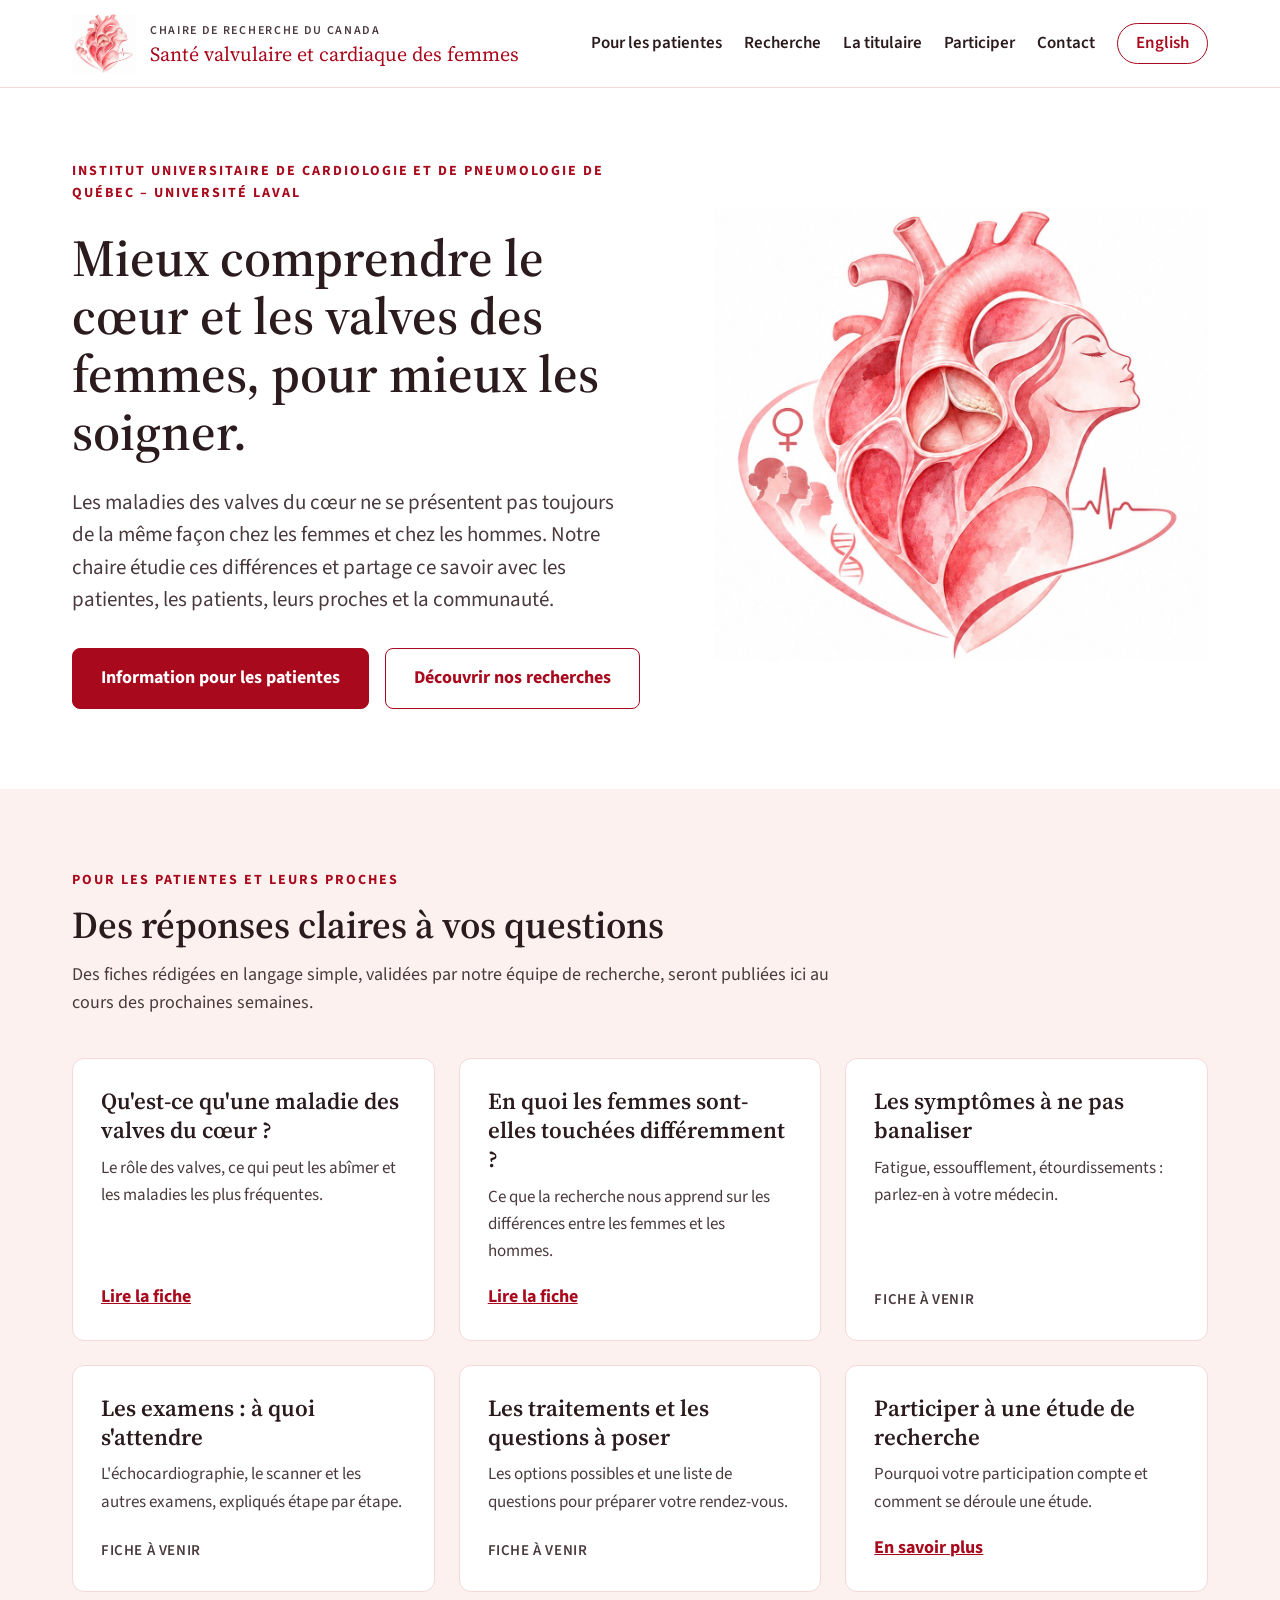
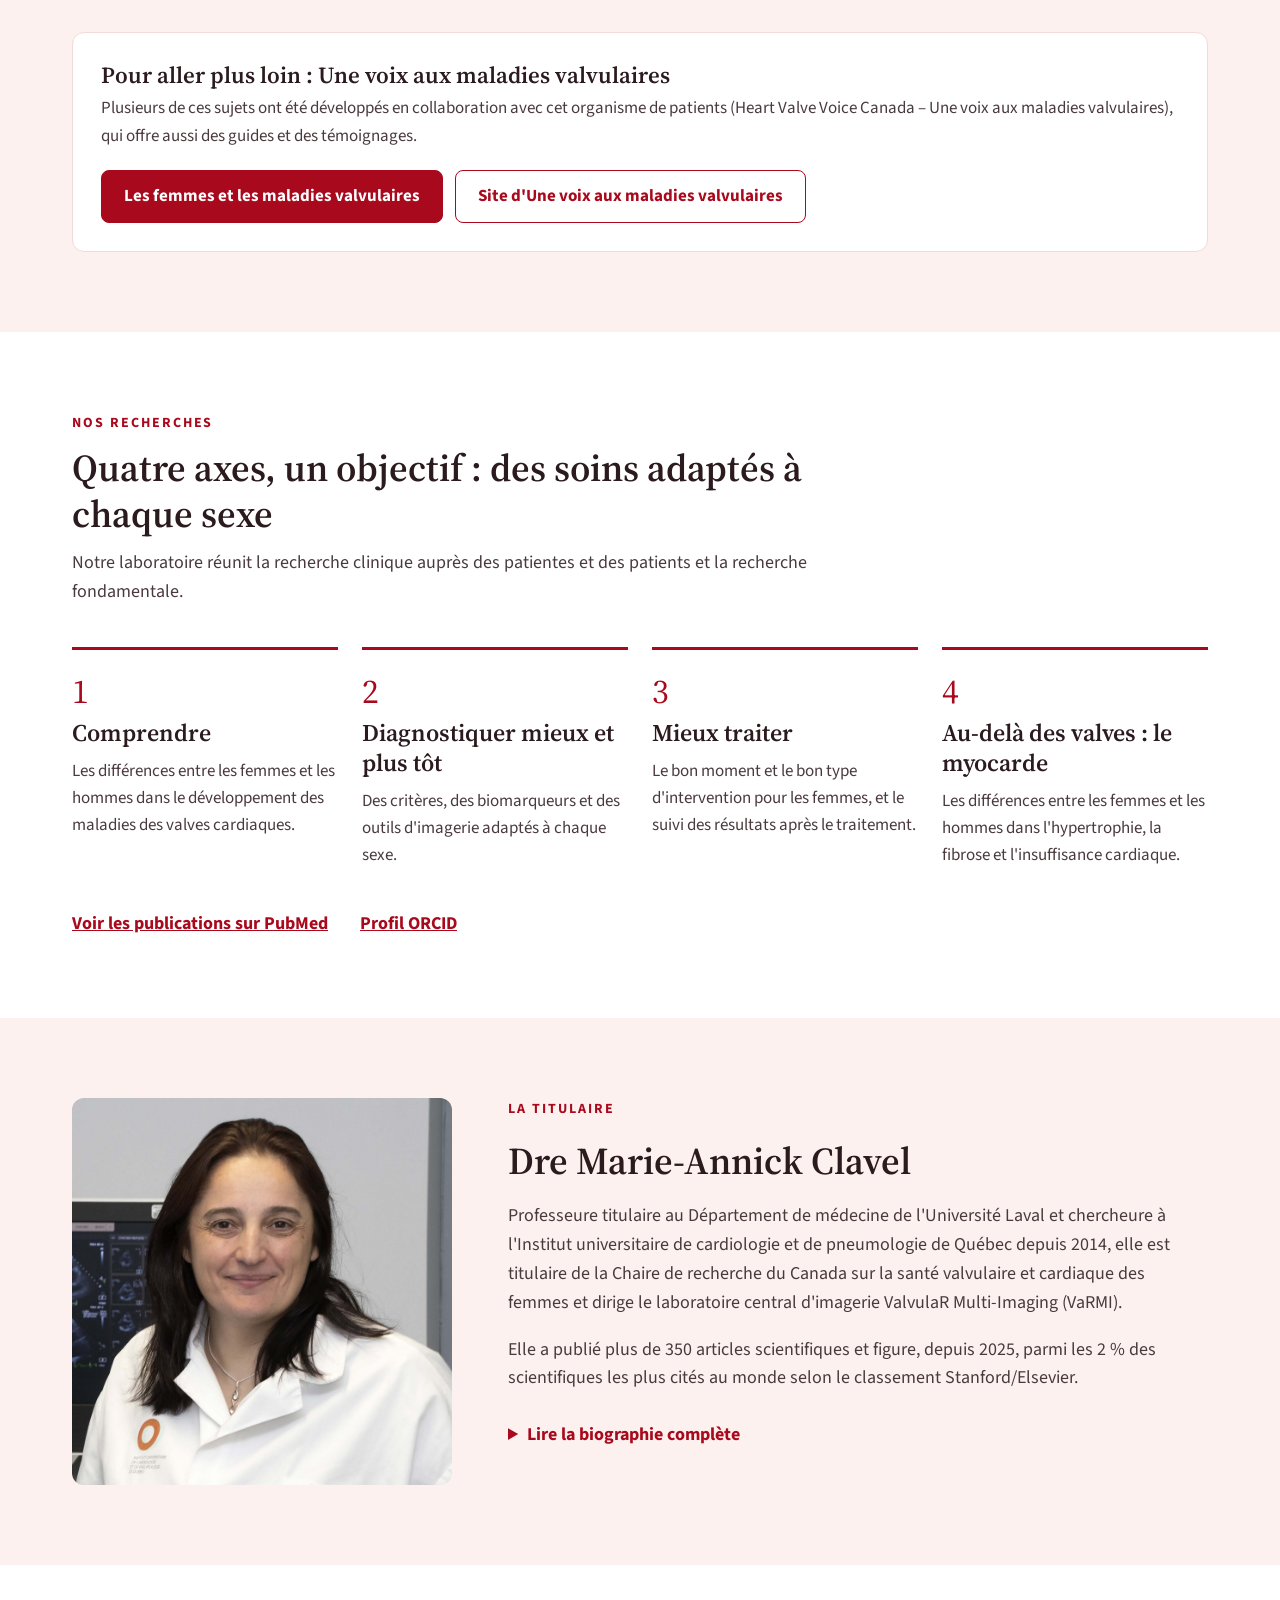
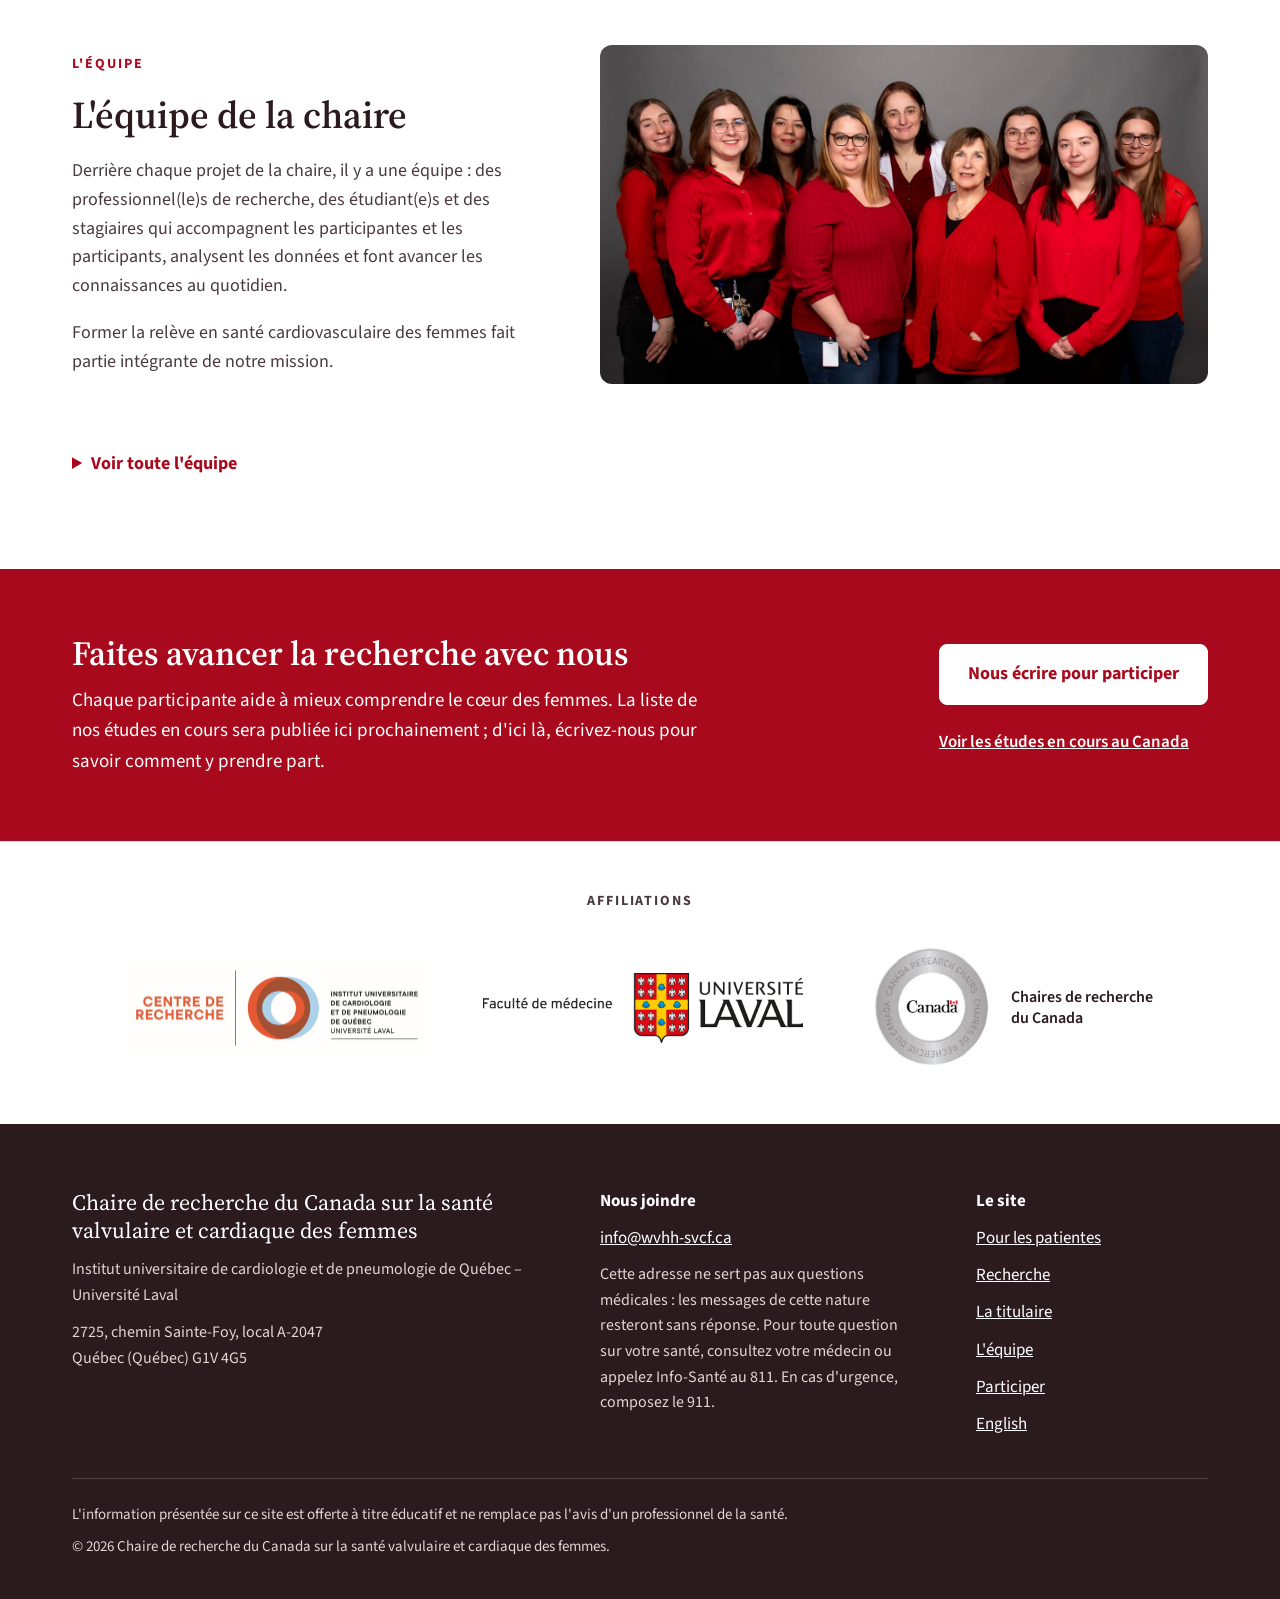
<file: index.html>
<!doctype html>
<html lang="fr-CA">
<head>
<meta charset="utf-8">
<meta name="viewport" content="width=device-width, initial-scale=1">
<title>Chaire de recherche du Canada sur la santé valvulaire et cardiaque des femmes</title>
<meta name="description" content="La Chaire de recherche du Canada sur la santé valvulaire et cardiaque des femmes étudie les différences entre les femmes et les hommes dans les maladies des valves du cœur et partage ce savoir avec les patientes, leurs proches et la communauté.">
<link rel="canonical" href="https://wvhh-svcf.ca/">
<link rel="alternate" hreflang="fr" href="https://wvhh-svcf.ca/">
<link rel="alternate" hreflang="en" href="https://wvhh-svcf.ca/en/">
<meta property="og:type" content="website">
<meta property="og:locale" content="fr_CA">
<meta property="og:url" content="https://wvhh-svcf.ca/">
<meta property="og:title" content="Chaire de recherche du Canada sur la santé valvulaire et cardiaque des femmes">
<meta property="og:description" content="Mieux comprendre le cœur et les valves des femmes, pour mieux les soigner.">
<meta property="og:image" content="https://wvhh-svcf.ca/images/partage.jpg">
<link rel="icon" href="favicon.ico" sizes="any">
<link rel="apple-touch-icon" href="apple-touch-icon.png">
<link rel="preconnect" href="https://fonts.googleapis.com">
<link rel="preconnect" href="https://fonts.gstatic.com" crossorigin>
<link rel="stylesheet" href="https://fonts.googleapis.com/css2?family=Source+Sans+3:wght@400;600;700&amp;family=Source+Serif+4:opsz,wght@8..60,400;8..60,600&amp;display=swap">
<link rel="stylesheet" href="styles.css">
</head>
<body>
<a class="saut" href="#contenu">Aller au contenu</a>

<header class="entete">
<div class="conteneur">
<a class="marque" href="#accueil">
<img src="images/coeur.jpg" alt="" width="64" height="59">
<span class="marque-texte">
<span class="marque-programme">Chaire de recherche du Canada</span>
<span class="marque-nom">Santé valvulaire et cardiaque des femmes</span>
</span>
</a>
<nav class="menu" aria-label="Navigation principale">
<a href="#patientes">Pour les patientes</a>
<a href="#recherche">Recherche</a>
<a href="#titulaire">La titulaire</a>
<a href="#participer">Participer</a>
<a href="#contact">Contact</a>
<a class="langue" href="en/" lang="en" hreflang="en">English</a>
</nav>
</div>
</header>

<main id="contenu">

<section id="accueil" class="accueil">
<div class="conteneur">
<div class="accueil-texte">
<p class="surtitre">Institut universitaire de cardiologie et de pneumologie de Québec – Université Laval</p>
<h1>Mieux comprendre le cœur et les valves des femmes, pour mieux les soigner.</h1>
<p class="chapo">Les maladies des valves du cœur ne se présentent pas toujours de la même façon chez les femmes et chez les hommes. Notre chaire étudie ces différences et partage ce savoir avec les patientes, les patients, leurs proches et la communauté.</p>
<div class="rangee-boutons">
<a class="bouton" href="#patientes">Information pour les patientes</a>
<a class="bouton contour" href="#recherche">Découvrir nos recherches</a>
</div>
</div>
<div class="accueil-image">
<img src="images/coeur.jpg" width="1100" height="1009" alt="Illustration du logo de la chaire : un cœur en coupe montrant une valve, entouré de profils de femmes">
</div>
</div>
</section>

<section id="patientes" class="rose">
<div class="conteneur bloc pile">
<div class="entete-section">
<p class="surtitre">Pour les patientes et leurs proches</p>
<h2>Des réponses claires à vos questions</h2>
<p class="doux">Des fiches rédigées en langage simple, validées par notre équipe de recherche, seront publiées ici au cours des prochaines semaines.</p>
</div>
<div class="cartes">
<article class="carte">
<h3>Qu'est-ce qu'une maladie des valves du cœur ?</h3>
<p>Le rôle des valves, ce qui peut les abîmer et les maladies les plus fréquentes.</p>
<a class="suite" href="patientes/valves-du-coeur/">Lire la fiche</a>
</article>
<article class="carte">
<h3>En quoi les femmes sont-elles touchées différemment ?</h3>
<p>Ce que la recherche nous apprend sur les différences entre les femmes et les hommes.</p>
<a class="suite" href="patientes/femmes-et-valves/">Lire la fiche</a>
</article>
<article class="carte">
<h3>Les symptômes à ne pas banaliser</h3>
<p>Fatigue, essoufflement, étourdissements : parlez-en à votre médecin.</p>
<p class="a-venir">Fiche à venir</p>
</article>
<article class="carte">
<h3>Les examens : à quoi s'attendre</h3>
<p>L'échocardiographie, le scanner et les autres examens, expliqués étape par étape.</p>
<p class="a-venir">Fiche à venir</p>
</article>
<article class="carte">
<h3>Les traitements et les questions à poser</h3>
<p>Les options possibles et une liste de questions pour préparer votre rendez-vous.</p>
<p class="a-venir">Fiche à venir</p>
</article>
<article class="carte">
<h3>Participer à une étude de recherche</h3>
<p>Pourquoi votre participation compte et comment se déroule une étude.</p>
<a class="suite" href="#participer">En savoir plus</a>
</article>
</div>
<div class="encadre">
<div class="encadre-texte">
<h3>Pour aller plus loin : Une voix aux maladies valvulaires</h3>
<p>Plusieurs de ces sujets ont été développés en collaboration avec cet organisme de patients (Heart Valve Voice Canada – Une voix aux maladies valvulaires), qui offre aussi des guides et des témoignages.</p>
</div>
<div class="rangee-boutons">
<a class="bouton petit" href="https://www.heartvalvevoice.ca/fr/les-femmes">Les femmes et les maladies valvulaires</a>
<a class="bouton petit contour" href="https://www.heartvalvevoice.ca/fr/accueil/">Site d'Une voix aux maladies valvulaires</a>
</div>
</div>
</div>
</section>

<section id="recherche">
<div class="conteneur bloc pile">
<div class="entete-section">
<p class="surtitre">Nos recherches</p>
<h2>Quatre axes, un objectif : des soins adaptés à chaque sexe</h2>
<p class="doux">Notre laboratoire réunit la recherche clinique auprès des patientes et des patients et la recherche fondamentale.</p>
</div>
<div class="axes">
<article class="axe">
<p class="numero" aria-hidden="true">1</p>
<h3>Comprendre</h3>
<p>Les différences entre les femmes et les hommes dans le développement des maladies des valves cardiaques.</p>
</article>
<article class="axe">
<p class="numero" aria-hidden="true">2</p>
<h3>Diagnostiquer mieux et plus tôt</h3>
<p>Des critères, des biomarqueurs et des outils d'imagerie adaptés à chaque sexe.</p>
</article>
<article class="axe">
<p class="numero" aria-hidden="true">3</p>
<h3>Mieux traiter</h3>
<p>Le bon moment et le bon type d'intervention pour les femmes, et le suivi des résultats après le traitement.</p>
</article>
<article class="axe">
<p class="numero" aria-hidden="true">4</p>
<h3>Au-delà des valves : le myocarde</h3>
<p>Les différences entre les femmes et les hommes dans l'hypertrophie, la fibrose et l'insuffisance cardiaque.</p>
</article>
</div>
<p class="liens-publications"><a class="suite-lien" href="https://pubmed.ncbi.nlm.nih.gov/?term=clavel+ma">Voir les publications sur PubMed</a><a class="suite-lien" href="https://orcid.org/0000-0002-8924-740X">Profil ORCID</a></p>
</div>
</section>

<section id="titulaire" class="rose titulaire">
<div class="conteneur bloc">
<div class="titulaire-photo">
<img src="images/portrait.jpg" width="884" height="900" alt="Portrait de la Dre Marie-Annick Clavel devant un échographe">
</div>
<div class="titulaire-texte">
<p class="surtitre">La titulaire</p>
<h2>Dre Marie-Annick Clavel</h2>
<p>Professeure titulaire au Département de médecine de l'Université Laval et chercheure à l'Institut universitaire de cardiologie et de pneumologie de Québec depuis 2014, elle est titulaire de la Chaire de recherche du Canada sur la santé valvulaire et cardiaque des femmes et dirige le laboratoire central d'imagerie ValvulaR Multi-Imaging (VaRMI).</p>
<p>Elle a publié plus de 350 articles scientifiques et figure, depuis 2025, parmi les 2&nbsp;% des scientifiques les plus cités au monde selon le classement Stanford/Elsevier.</p>
<details>
<summary>Lire la biographie complète</summary>
<div class="bio-suite">
<p>Son programme de recherche vise à caractériser les différences entre les sexes dans la physiopathologie, le diagnostic et le traitement des maladies valvulaires cardiaques. Son laboratoire mène à la fois de la recherche clinique multidisciplinaire axée sur les patientes et les patients et de la recherche fondamentale, afin de développer et de valider des stratégies d'évaluation, de prise en charge et de traitement adaptées à chaque sexe.</p>
<p>En plus de ses articles, elle a présenté plus de 500 résumés dans des congrès nationaux et internationaux. Elle a reçu plusieurs distinctions, dont le Prix du jeune chercheur 2019 et le Prix de conférencière à mi-carrière 2024 en sciences cardiovasculaires de la Société canadienne de cardiologie et des Instituts de recherche en santé du Canada.</p>
<p>La Dre Clavel est fellow de la Société canadienne de cardiologie, de l'American Heart Association et de l'American College of Cardiology. Elle siège au conseil d'administration de la Société canadienne d'échocardiographie, est directrice de la recherche au conseil de la Heart Valve Society et rédactrice adjointe principale du <cite>European Heart Journal – Cardiovascular Imaging</cite>.</p>
</div>
</details>
</div>
</div>
</section>

<section id="equipe" class="equipe">
<div class="conteneur bloc">
<div class="equipe-texte">
<p class="surtitre">L'équipe</p>
<h2>L'équipe de la chaire</h2>
<p>Derrière chaque projet de la chaire, il y a une équipe : des professionnel(le)s de recherche, des étudiant(e)s et des stagiaires qui accompagnent les participantes et les participants, analysent les données et font avancer les connaissances au quotidien.</p>
<p>Former la relève en santé cardiovasculaire des femmes fait partie intégrante de notre mission.</p>
</div>
<div class="equipe-photo">
<img src="images/equipe.jpg" width="1400" height="780" loading="lazy" alt="Photo de groupe de l'équipe de la chaire : neuf personnes vêtues de rouge">
</div>
<details class="equipe-liste">
<summary>Voir toute l'équipe</summary>
<div class="equipe-groupes">
<div>
<h3>Professionnel(le)s de recherche</h3>
<ul class="medaillons">
<li><img src="images/equipe/katy-vaillancourt.jpg" width="124" height="124" loading="lazy" alt="Portrait de Katy Vaillancourt"><span class="nom">Katy Vaillancourt</span><span class="role">Coordonnatrice de recherche clinique</span></li>
<li><img src="images/equipe/vanessa-couture.jpg" width="124" height="124" loading="lazy" alt="Portrait de Vanessa Couture"><span class="nom">Vanessa Couture</span><span class="role">Infirmière</span></li>
<li><img src="images/equipe/diwaba-carmel-teou.jpg" width="124" height="124" loading="lazy" alt="Portrait de Diwaba Carmel Teou"><span class="nom">Diwaba Carmel Teou</span><span class="role">Professionnel en sciences fondamentales et imagerie</span></li>
<li><span class="initiales" aria-hidden="true">ML</span><span class="nom">Maïté Loupien</span><span class="role">Professionnelle en sciences cliniques</span></li>
</ul>
</div>
<div>
<h3>Étudiant(e)s</h3>
<ul class="medaillons">
<li><img src="images/equipe/najib-ouidadi.jpg" width="124" height="124" loading="lazy" alt="Portrait de Najib Ouidadi"><span class="nom">Najib Ouidadi</span><span class="role">Étudiant au doctorat (PhD)</span></li>
<li><img src="images/equipe/emma-le-nezet.jpg" width="124" height="124" loading="lazy" alt="Portrait de Emma Le Nezet"><span class="nom">Emma Le Nezet</span><span class="role">Étudiante au doctorat (PhD)</span></li>
<li><img src="images/equipe/joey-paradis.jpg" width="124" height="124" loading="lazy" alt="Portrait de Joey Paradis"><span class="nom">Joey Paradis</span><span class="role">Étudiant à la maîtrise (MD, MSc)</span></li>
<li><span class="initiales" aria-hidden="true">AP</span><span class="nom">Andréanne Powers, MD</span><span class="role">Résidente</span></li>
</ul>
</div>
<details class="anciens">
<summary>Anciens membres de l'équipe</summary>
<div class="equipe-groupes">
<div>
<h3>Professionnel(le)s de recherche</h3>
<ul class="medaillons">
<li><img src="images/equipe/sylvie-morin.jpg" width="124" height="124" loading="lazy" alt="Portrait de Sylvie Morin"><span class="nom">Sylvie Morin</span><span class="role">Assistante administrative</span></li>
<li><img src="images/equipe/chloe-marqueze-pouey.jpg" width="124" height="124" loading="lazy" alt="Portrait de Chloé Marqueze-Pouey"><span class="nom">Chloé Marqueze-Pouey</span><span class="role">Professionnelle en sciences fondamentales</span></li>
</ul>
</div>
<div>
<h3>Étudiant(e)s</h3>
<ul class="medaillons">
<li><img src="images/equipe/kathia-abdoun.jpg" width="124" height="124" loading="lazy" alt="Portrait de Kathia Abdoun"><span class="nom">Kathia Abdoun</span><span class="role">Doctorat (PhD)</span></li>
<li><span class="initiales" aria-hidden="true">EG</span><span class="nom">Ezequiel Guzzetti</span><span class="role">Doctorat (MD, PhD)</span></li>
<li><img src="images/equipe/chloe-marqueze-pouey.jpg" width="124" height="124" loading="lazy" alt="Portrait de Chloé Marqueze-Pouey"><span class="nom">Chloé Marqueze-Pouey</span><span class="role">Maîtrise (MSc)</span></li>
</ul>
</div>
</div>
</details>
</div>
</details>
</div>
</section>

<section id="participer" class="participer">
<div class="conteneur">
<div class="participer-texte">
<h2>Faites avancer la recherche avec nous</h2>
<p>Chaque participante aide à mieux comprendre le cœur des femmes. La liste de nos études en cours sera publiée ici prochainement ; d'ici là, écrivez-nous pour savoir comment y prendre part.</p>
</div>
<div class="participer-actions">
<a class="bouton blanc" href="mailto:info@wvhh-svcf.ca?subject=Participer%20%C3%A0%20une%20%C3%A9tude">Nous écrire pour participer</a>
<a class="lien" href="https://cwhha.ca/fr/women-in-research/">Voir les études en cours au Canada</a>
</div>
</div>
</section>

</main>

<section class="affiliations" aria-label="Affiliations">
<div class="conteneur">
<p class="surtitre">Affiliations</p>
<div class="logos">
<a href="https://www.iucpq.ca/centre-de-recherche/"><img src="images/centre-recherche-iucpq.jpg" width="300" height="92" alt="Centre de recherche de l'Institut universitaire de cardiologie et de pneumologie de Québec – Université Laval"></a>
<a href="https://www.fmed.ulaval.ca"><img src="images/ulaval-faculte-medecine.png" width="320" height="70" alt="Université Laval – Faculté de médecine"></a>
<a class="crc" href="https://www.chairs-chaires.gc.ca/home-accueil-fra.aspx"><img src="images/chaires-recherche-canada.webp" width="140" height="135" alt="Insigne des Chaires de recherche du Canada, avec le mot-symbole Canada"><span>Chaires de recherche<br>du Canada</span></a>
</div>
</div>
</section>

<footer id="contact" class="pied">
<div class="conteneur">
<div class="pied-colonnes">
<div class="identite">
<p class="nom">Chaire de recherche du Canada sur la santé valvulaire et cardiaque des femmes</p>
<p class="petit-texte">Institut universitaire de cardiologie et de pneumologie de Québec – Université Laval</p>
<p class="petit-texte">2725, chemin Sainte-Foy, local A-2047<br>Québec (Québec) G1V 4G5</p>
</div>
<div class="joindre">
<p class="titre-colonne">Nous joindre</p>
<a href="mailto:info@wvhh-svcf.ca">info@wvhh-svcf.ca</a>
<p class="petit-texte">Cette adresse ne sert pas aux questions médicales : les messages de cette nature resteront sans réponse. Pour toute question sur votre santé, consultez votre médecin ou appelez Info-Santé au 811. En cas d'urgence, composez le 911.</p>
</div>
<div class="plan">
<p class="titre-colonne">Le site</p>
<a href="#patientes">Pour les patientes</a>
<a href="#recherche">Recherche</a>
<a href="#titulaire">La titulaire</a>
<a href="#equipe">L'équipe</a>
<a href="#participer">Participer</a>
<a href="en/" lang="en" hreflang="en">English</a>
</div>
</div>
<div class="pied-bas">
<p>L'information présentée sur ce site est offerte à titre éducatif et ne remplace pas l'avis d'un professionnel de la santé.</p>
<p>© 2026 Chaire de recherche du Canada sur la santé valvulaire et cardiaque des femmes.</p>
</div>
</div>
</footer>

</body>
</html>
</file>
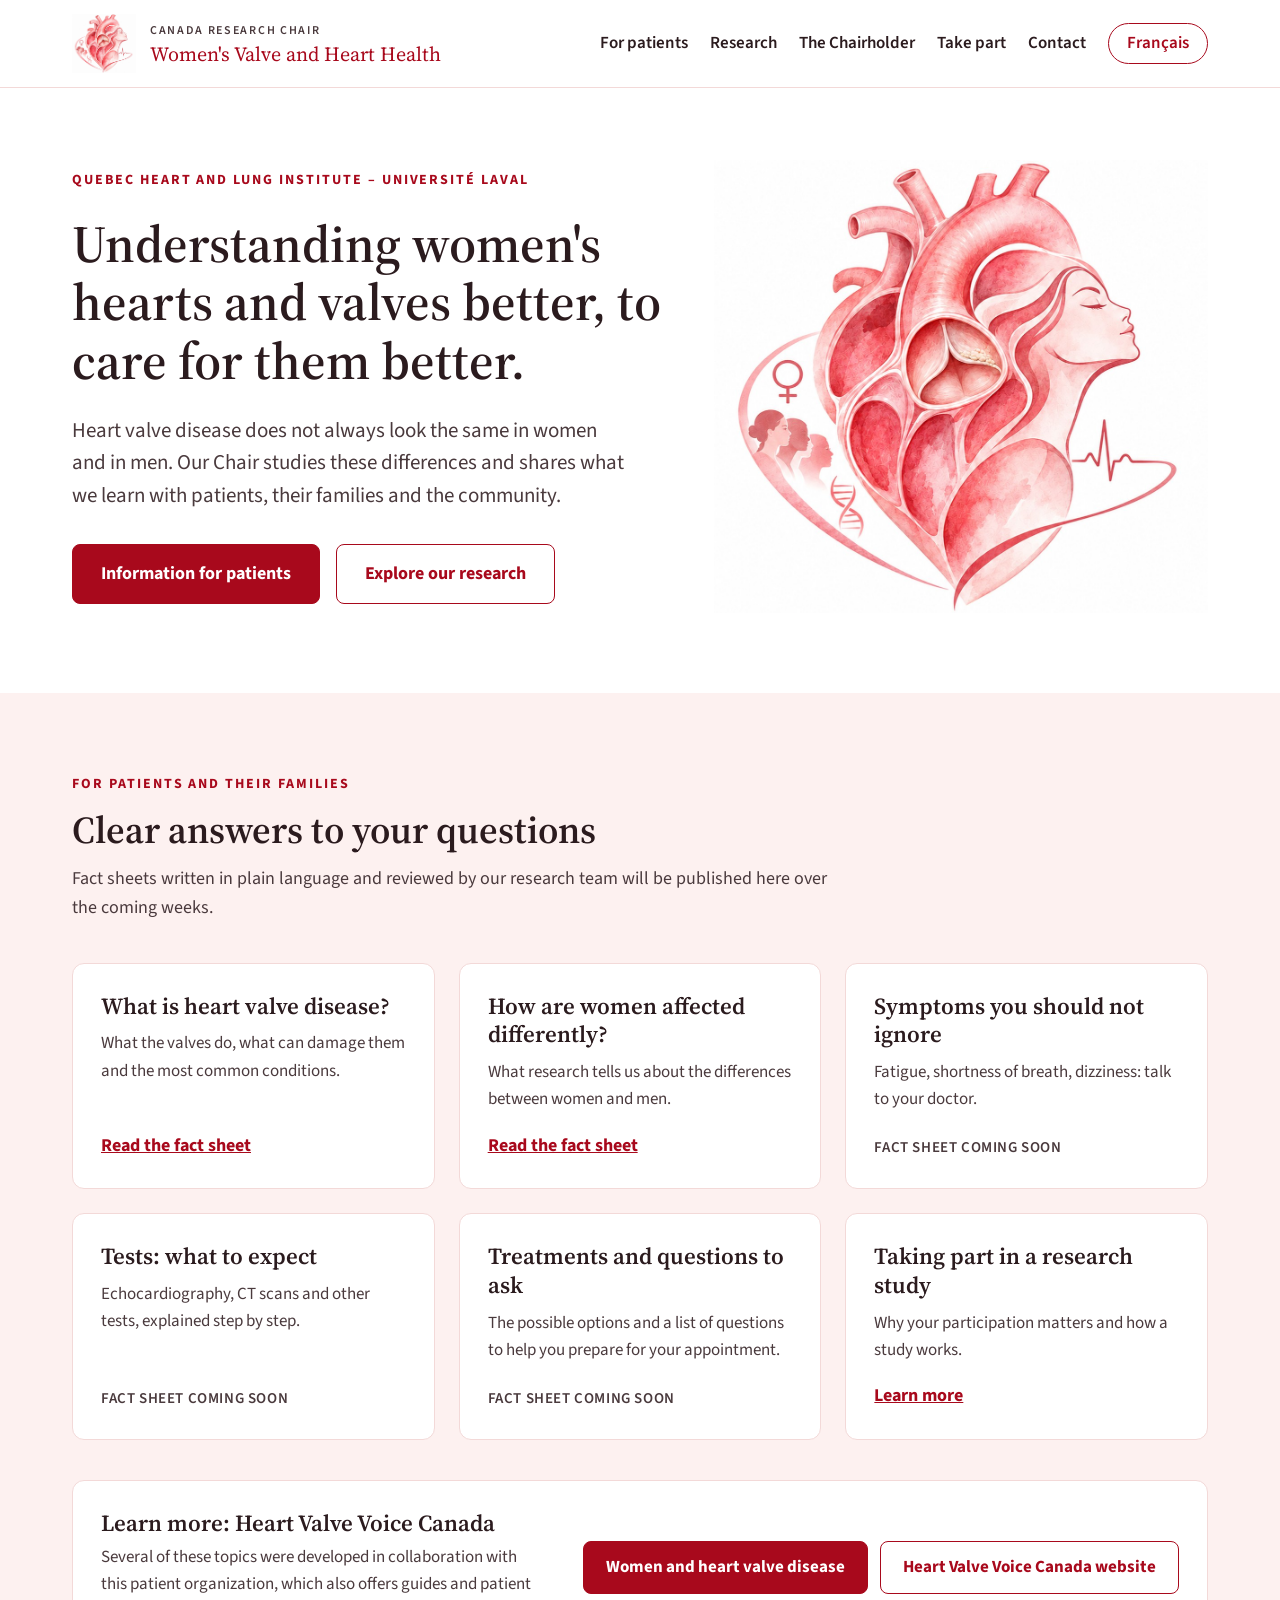
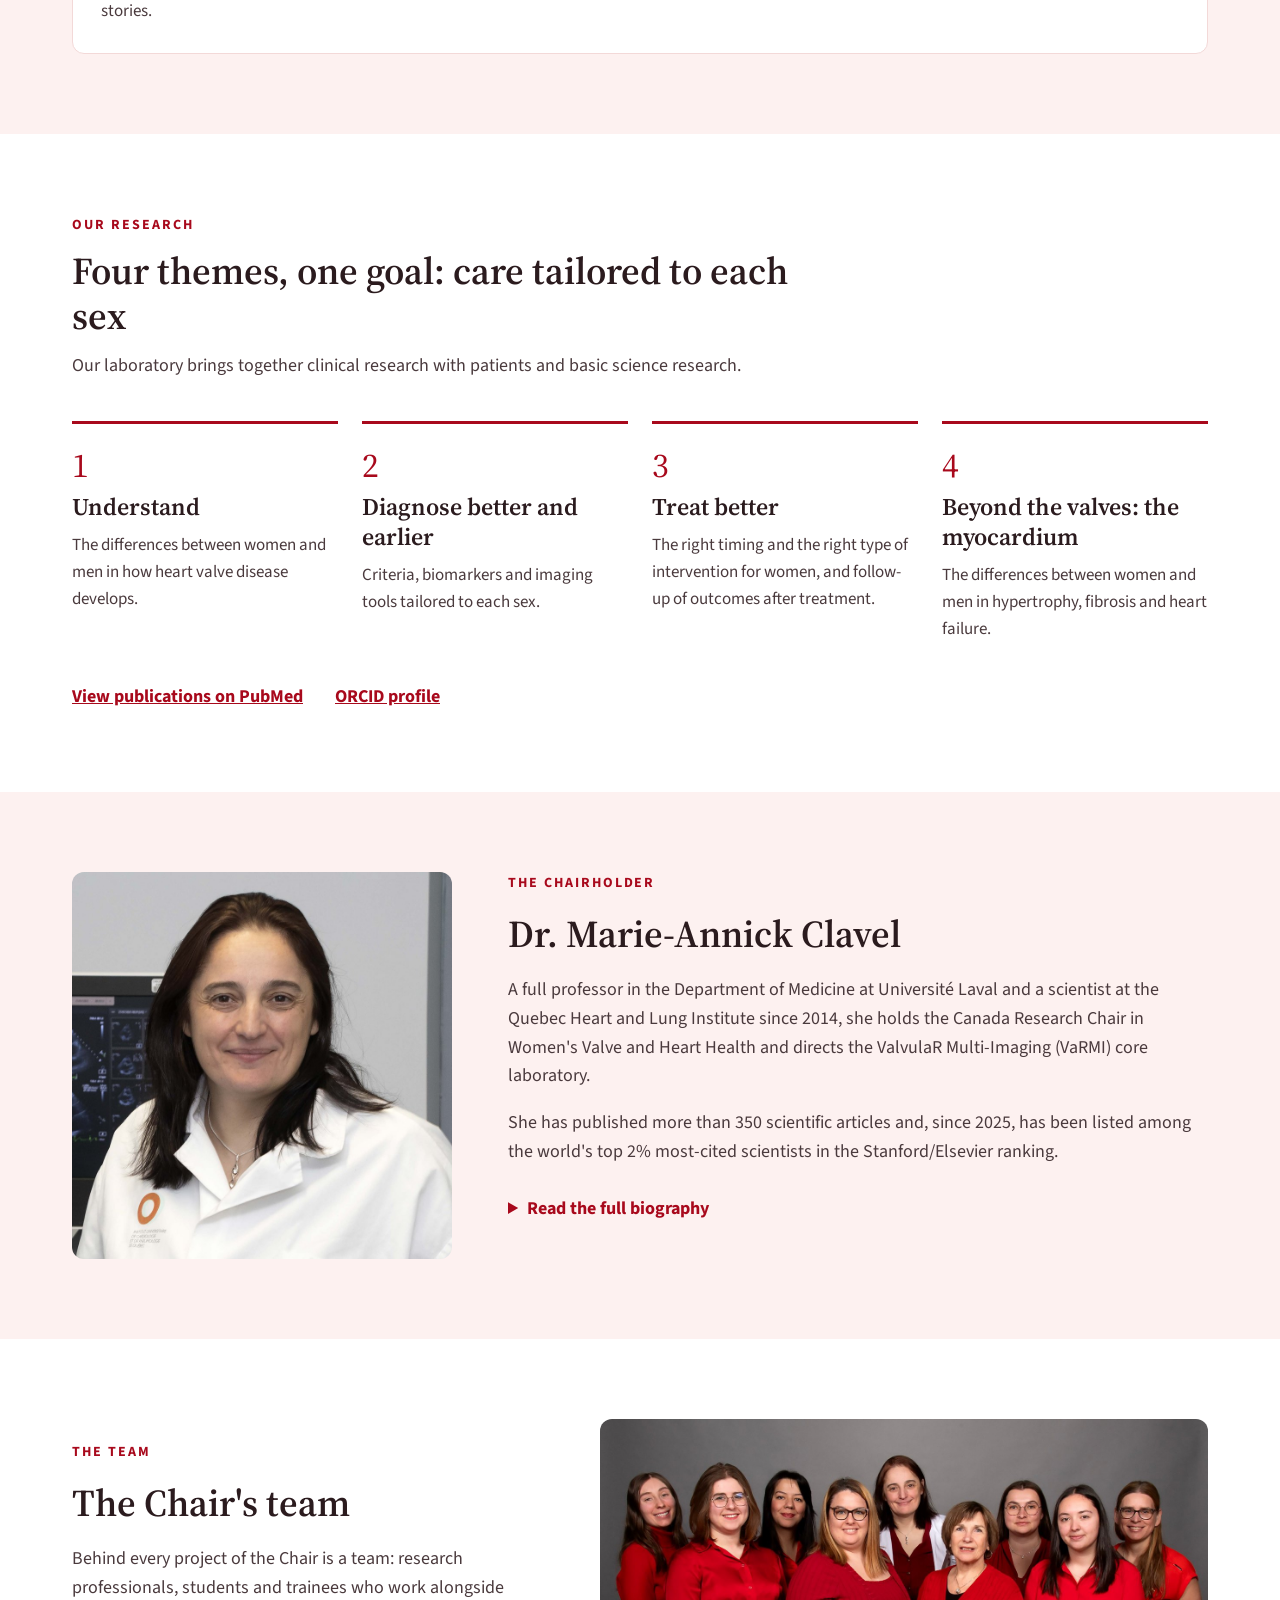
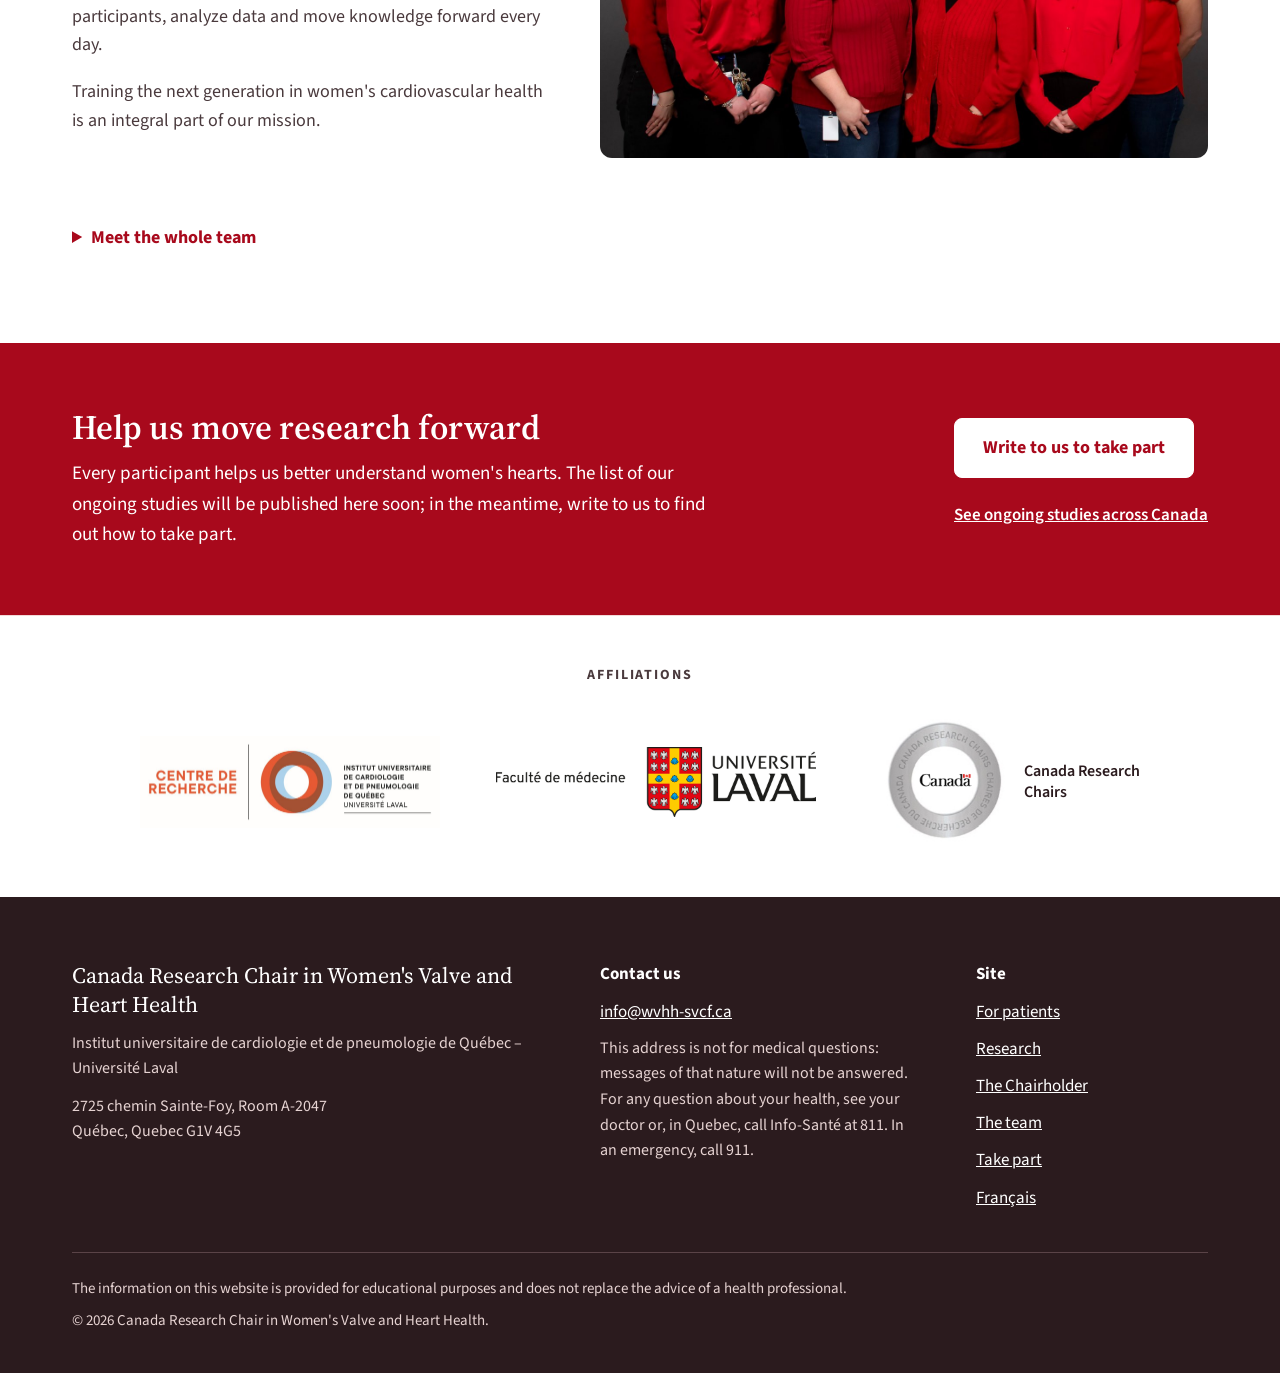
<file: en/index.html>
<!doctype html>
<html lang="en-CA">
<head>
<meta charset="utf-8">
<meta name="viewport" content="width=device-width, initial-scale=1">
<title>Canada Research Chair in Women's Valve and Heart Health</title>
<meta name="description" content="The Canada Research Chair in Women's Valve and Heart Health studies the differences between women and men in heart valve disease and shares this knowledge with patients, their families and the community.">
<link rel="canonical" href="https://wvhh-svcf.ca/en/">
<link rel="alternate" hreflang="fr" href="https://wvhh-svcf.ca/">
<link rel="alternate" hreflang="en" href="https://wvhh-svcf.ca/en/">
<meta property="og:type" content="website">
<meta property="og:locale" content="en_CA">
<meta property="og:url" content="https://wvhh-svcf.ca/en/">
<meta property="og:title" content="Canada Research Chair in Women's Valve and Heart Health">
<meta property="og:description" content="Understanding women's hearts and valves better, to care for them better.">
<meta property="og:image" content="https://wvhh-svcf.ca/images/partage.jpg">
<link rel="icon" href="../favicon.ico" sizes="any">
<link rel="apple-touch-icon" href="../apple-touch-icon.png">
<link rel="preconnect" href="https://fonts.googleapis.com">
<link rel="preconnect" href="https://fonts.gstatic.com" crossorigin>
<link rel="stylesheet" href="https://fonts.googleapis.com/css2?family=Source+Sans+3:wght@400;600;700&amp;family=Source+Serif+4:opsz,wght@8..60,400;8..60,600&amp;display=swap">
<link rel="stylesheet" href="../styles.css">
</head>
<body>
<a class="saut" href="#contenu">Skip to content</a>

<header class="entete">
<div class="conteneur">
<a class="marque" href="#accueil">
<img src="../images/coeur.jpg" alt="" width="64" height="59">
<span class="marque-texte">
<span class="marque-programme">Canada Research Chair</span>
<span class="marque-nom">Women's Valve and Heart Health</span>
</span>
</a>
<nav class="menu" aria-label="Main navigation">
<a href="#patientes">For patients</a>
<a href="#recherche">Research</a>
<a href="#titulaire">The Chairholder</a>
<a href="#participer">Take part</a>
<a href="#contact">Contact</a>
<a class="langue" href="../" lang="fr" hreflang="fr">Français</a>
</nav>
</div>
</header>

<main id="contenu">

<section id="accueil" class="accueil">
<div class="conteneur">
<div class="accueil-texte">
<p class="surtitre">Quebec Heart and Lung Institute – Université Laval</p>
<h1>Understanding women's hearts and valves better, to care for them better.</h1>
<p class="chapo">Heart valve disease does not always look the same in women and in men. Our Chair studies these differences and shares what we learn with patients, their families and the community.</p>
<div class="rangee-boutons">
<a class="bouton" href="#patientes">Information for patients</a>
<a class="bouton contour" href="#recherche">Explore our research</a>
</div>
</div>
<div class="accueil-image">
<img src="../images/coeur.jpg" width="1100" height="1009" alt="Illustration from the Chair's logo: a cross-section of a heart showing a valve, surrounded by women's profiles">
</div>
</div>
</section>

<section id="patientes" class="rose">
<div class="conteneur bloc pile">
<div class="entete-section">
<p class="surtitre">For patients and their families</p>
<h2>Clear answers to your questions</h2>
<p class="doux">Fact sheets written in plain language and reviewed by our research team will be published here over the coming weeks.</p>
</div>
<div class="cartes">
<article class="carte">
<h3>What is heart valve disease?</h3>
<p>What the valves do, what can damage them and the most common conditions.</p>
<a class="suite" href="patients/heart-valves/">Read the fact sheet</a>
</article>
<article class="carte">
<h3>How are women affected differently?</h3>
<p>What research tells us about the differences between women and men.</p>
<a class="suite" href="patients/women-and-valves/">Read the fact sheet</a>
</article>
<article class="carte">
<h3>Symptoms you should not ignore</h3>
<p>Fatigue, shortness of breath, dizziness: talk to your doctor.</p>
<p class="a-venir">Fact sheet coming soon</p>
</article>
<article class="carte">
<h3>Tests: what to expect</h3>
<p>Echocardiography, CT scans and other tests, explained step by step.</p>
<p class="a-venir">Fact sheet coming soon</p>
</article>
<article class="carte">
<h3>Treatments and questions to ask</h3>
<p>The possible options and a list of questions to help you prepare for your appointment.</p>
<p class="a-venir">Fact sheet coming soon</p>
</article>
<article class="carte">
<h3>Taking part in a research study</h3>
<p>Why your participation matters and how a study works.</p>
<a class="suite" href="#participer">Learn more</a>
</article>
</div>
<div class="encadre">
<div class="encadre-texte">
<h3>Learn more: Heart Valve Voice Canada</h3>
<p>Several of these topics were developed in collaboration with this patient organization, which also offers guides and patient stories.</p>
</div>
<div class="rangee-boutons">
<a class="bouton petit" href="https://www.heartvalvevoice.ca/en/women">Women and heart valve disease</a>
<a class="bouton petit contour" href="https://www.heartvalvevoice.ca/">Heart Valve Voice Canada website</a>
</div>
</div>
</div>
</section>

<section id="recherche">
<div class="conteneur bloc pile">
<div class="entete-section">
<p class="surtitre">Our research</p>
<h2>Four themes, one goal: care tailored to each sex</h2>
<p class="doux">Our laboratory brings together clinical research with patients and basic science research.</p>
</div>
<div class="axes">
<article class="axe">
<p class="numero" aria-hidden="true">1</p>
<h3>Understand</h3>
<p>The differences between women and men in how heart valve disease develops.</p>
</article>
<article class="axe">
<p class="numero" aria-hidden="true">2</p>
<h3>Diagnose better and earlier</h3>
<p>Criteria, biomarkers and imaging tools tailored to each sex.</p>
</article>
<article class="axe">
<p class="numero" aria-hidden="true">3</p>
<h3>Treat better</h3>
<p>The right timing and the right type of intervention for women, and follow-up of outcomes after treatment.</p>
</article>
<article class="axe">
<p class="numero" aria-hidden="true">4</p>
<h3>Beyond the valves: the myocardium</h3>
<p>The differences between women and men in hypertrophy, fibrosis and heart failure.</p>
</article>
</div>
<p class="liens-publications"><a class="suite-lien" href="https://pubmed.ncbi.nlm.nih.gov/?term=clavel+ma">View publications on PubMed</a><a class="suite-lien" href="https://orcid.org/0000-0002-8924-740X">ORCID profile</a></p>
</div>
</section>

<section id="titulaire" class="rose titulaire">
<div class="conteneur bloc">
<div class="titulaire-photo">
<img src="../images/portrait.jpg" width="884" height="900" alt="Portrait of Dr. Marie-Annick Clavel in front of an echocardiography machine">
</div>
<div class="titulaire-texte">
<p class="surtitre">The Chairholder</p>
<h2>Dr. Marie-Annick Clavel</h2>
<p>A full professor in the Department of Medicine at Université Laval and a scientist at the Quebec Heart and Lung Institute since 2014, she holds the Canada Research Chair in Women's Valve and Heart Health and directs the ValvulaR Multi-Imaging (VaRMI) core laboratory.</p>
<p>She has published more than 350 scientific articles and, since 2025, has been listed among the world's top 2% most-cited scientists in the Stanford/Elsevier ranking.</p>
<details>
<summary>Read the full biography</summary>
<div class="bio-suite">
<p>The overall objective of her research program is to characterize sex differences in the pathophysiology, diagnosis and treatment of valvular heart diseases. To reach this objective, her laboratory conducts multidisciplinary, patient-oriented clinical research as well as basic science research, in order to develop and validate sex-specific strategies for the evaluation, management and treatment of patients with valvular heart disease.</p>
<p>In addition to her articles, she has presented more than 500 abstracts at national and international congresses. She has received several awards, including the 2019 Young Investigator Award and the 2024 Mid-Career Lecturer Award in cardiovascular sciences from the Canadian Cardiovascular Society and the Canadian Institutes of Health Research.</p>
<p>Dr. Clavel is a fellow of the Canadian Cardiovascular Society, the American Heart Association and the American College of Cardiology. She is a member of the board of directors of the Canadian Society of Echocardiography, Research Director on the board of the Heart Valve Society, and a senior associate editor of the <cite>European Heart Journal – Cardiovascular Imaging</cite>.</p>
</div>
</details>
</div>
</div>
</section>

<section id="equipe" class="equipe">
<div class="conteneur bloc">
<div class="equipe-texte">
<p class="surtitre">The team</p>
<h2>The Chair's team</h2>
<p>Behind every project of the Chair is a team: research professionals, students and trainees who work alongside participants, analyze data and move knowledge forward every day.</p>
<p>Training the next generation in women's cardiovascular health is an integral part of our mission.</p>
</div>
<div class="equipe-photo">
<img src="../images/equipe.jpg" width="1400" height="780" loading="lazy" alt="Group photo of the Chair's team: nine people dressed in red">
</div>
<details class="equipe-liste">
<summary>Meet the whole team</summary>
<div class="equipe-groupes">
<div>
<h3>Research professionals</h3>
<ul class="medaillons">
<li><img src="../images/equipe/katy-vaillancourt.jpg" width="124" height="124" loading="lazy" alt="Portrait of Katy Vaillancourt"><span class="nom">Katy Vaillancourt</span><span class="role">Clinical Research Coordinator</span></li>
<li><img src="../images/equipe/vanessa-couture.jpg" width="124" height="124" loading="lazy" alt="Portrait of Vanessa Couture"><span class="nom">Vanessa Couture</span><span class="role">Nurse</span></li>
<li><img src="../images/equipe/diwaba-carmel-teou.jpg" width="124" height="124" loading="lazy" alt="Portrait of Diwaba Carmel Teou"><span class="nom">Diwaba Carmel Teou</span><span class="role">Research Professional, Basic Science and Imaging</span></li>
<li><span class="initiales" aria-hidden="true">ML</span><span class="nom">Maïté Loupien</span><span class="role">Research Professional, Clinical Science</span></li>
</ul>
</div>
<div>
<h3>Students</h3>
<ul class="medaillons">
<li><img src="../images/equipe/najib-ouidadi.jpg" width="124" height="124" loading="lazy" alt="Portrait of Najib Ouidadi"><span class="nom">Najib Ouidadi</span><span class="role">PhD Student</span></li>
<li><img src="../images/equipe/emma-le-nezet.jpg" width="124" height="124" loading="lazy" alt="Portrait of Emma Le Nezet"><span class="nom">Emma Le Nezet</span><span class="role">PhD Student</span></li>
<li><img src="../images/equipe/joey-paradis.jpg" width="124" height="124" loading="lazy" alt="Portrait of Joey Paradis"><span class="nom">Joey Paradis</span><span class="role">Master&#x27;s Student (MD, MSc)</span></li>
<li><span class="initiales" aria-hidden="true">AP</span><span class="nom">Andréanne Powers, MD</span><span class="role">Resident</span></li>
</ul>
</div>
<details class="anciens">
<summary>Former team members</summary>
<div class="equipe-groupes">
<div>
<h3>Research professionals</h3>
<ul class="medaillons">
<li><img src="../images/equipe/sylvie-morin.jpg" width="124" height="124" loading="lazy" alt="Portrait of Sylvie Morin"><span class="nom">Sylvie Morin</span><span class="role">Administrative Assistant</span></li>
<li><img src="../images/equipe/chloe-marqueze-pouey.jpg" width="124" height="124" loading="lazy" alt="Portrait of Chloé Marqueze-Pouey"><span class="nom">Chloé Marqueze-Pouey</span><span class="role">Research Professional, Basic Science</span></li>
</ul>
</div>
<div>
<h3>Students</h3>
<ul class="medaillons">
<li><img src="../images/equipe/kathia-abdoun.jpg" width="124" height="124" loading="lazy" alt="Portrait of Kathia Abdoun"><span class="nom">Kathia Abdoun</span><span class="role">PhD</span></li>
<li><span class="initiales" aria-hidden="true">EG</span><span class="nom">Ezequiel Guzzetti</span><span class="role">MD, PhD</span></li>
<li><img src="../images/equipe/chloe-marqueze-pouey.jpg" width="124" height="124" loading="lazy" alt="Portrait of Chloé Marqueze-Pouey"><span class="nom">Chloé Marqueze-Pouey</span><span class="role">MSc</span></li>
</ul>
</div>
</div>
</details>
</div>
</details>
</div>
</section>

<section id="participer" class="participer">
<div class="conteneur">
<div class="participer-texte">
<h2>Help us move research forward</h2>
<p>Every participant helps us better understand women's hearts. The list of our ongoing studies will be published here soon; in the meantime, write to us to find out how to take part.</p>
</div>
<div class="participer-actions">
<a class="bouton blanc" href="mailto:info@wvhh-svcf.ca?subject=Taking%20part%20in%20a%20study">Write to us to take part</a>
<a class="lien" href="https://cwhha.ca/women-in-research/">See ongoing studies across Canada</a>
</div>
</div>
</section>

</main>

<section class="affiliations" aria-label="Affiliations">
<div class="conteneur">
<p class="surtitre">Affiliations</p>
<div class="logos">
<a href="https://www.iucpq.ca/centre-de-recherche/"><img src="../images/centre-recherche-iucpq.jpg" width="300" height="92" alt="Research Centre of the Institut universitaire de cardiologie et de pneumologie de Québec – Université Laval"></a>
<a href="https://www.fmed.ulaval.ca"><img src="../images/ulaval-faculte-medecine.png" width="320" height="70" alt="Université Laval – Faculty of Medicine"></a>
<a class="crc" href="https://www.chairs-chaires.gc.ca/home-accueil-eng.aspx"><img src="../images/chaires-recherche-canada.webp" width="140" height="135" alt="Canada Research Chairs insignia, with the Canada wordmark"><span>Canada Research<br>Chairs</span></a>
</div>
</div>
</section>

<footer id="contact" class="pied">
<div class="conteneur">
<div class="pied-colonnes">
<div class="identite">
<p class="nom">Canada Research Chair in Women's Valve and Heart Health</p>
<p class="petit-texte" lang="fr">Institut universitaire de cardiologie et de pneumologie de Québec – Université Laval</p>
<p class="petit-texte">2725 chemin Sainte-Foy, Room A-2047<br>Québec, Quebec G1V 4G5</p>
</div>
<div class="joindre">
<p class="titre-colonne">Contact us</p>
<a href="mailto:info@wvhh-svcf.ca">info@wvhh-svcf.ca</a>
<p class="petit-texte">This address is not for medical questions: messages of that nature will not be answered. For any question about your health, see your doctor or, in Quebec, call Info-Santé at 811. In an emergency, call 911.</p>
</div>
<div class="plan">
<p class="titre-colonne">Site</p>
<a href="#patientes">For patients</a>
<a href="#recherche">Research</a>
<a href="#titulaire">The Chairholder</a>
<a href="#equipe">The team</a>
<a href="#participer">Take part</a>
<a href="../" lang="fr" hreflang="fr">Français</a>
</div>
</div>
<div class="pied-bas">
<p>The information on this website is provided for educational purposes and does not replace the advice of a health professional.</p>
<p>© 2026 Canada Research Chair in Women's Valve and Heart Health.</p>
</div>
</div>
</footer>

</body>
</html>
</file>
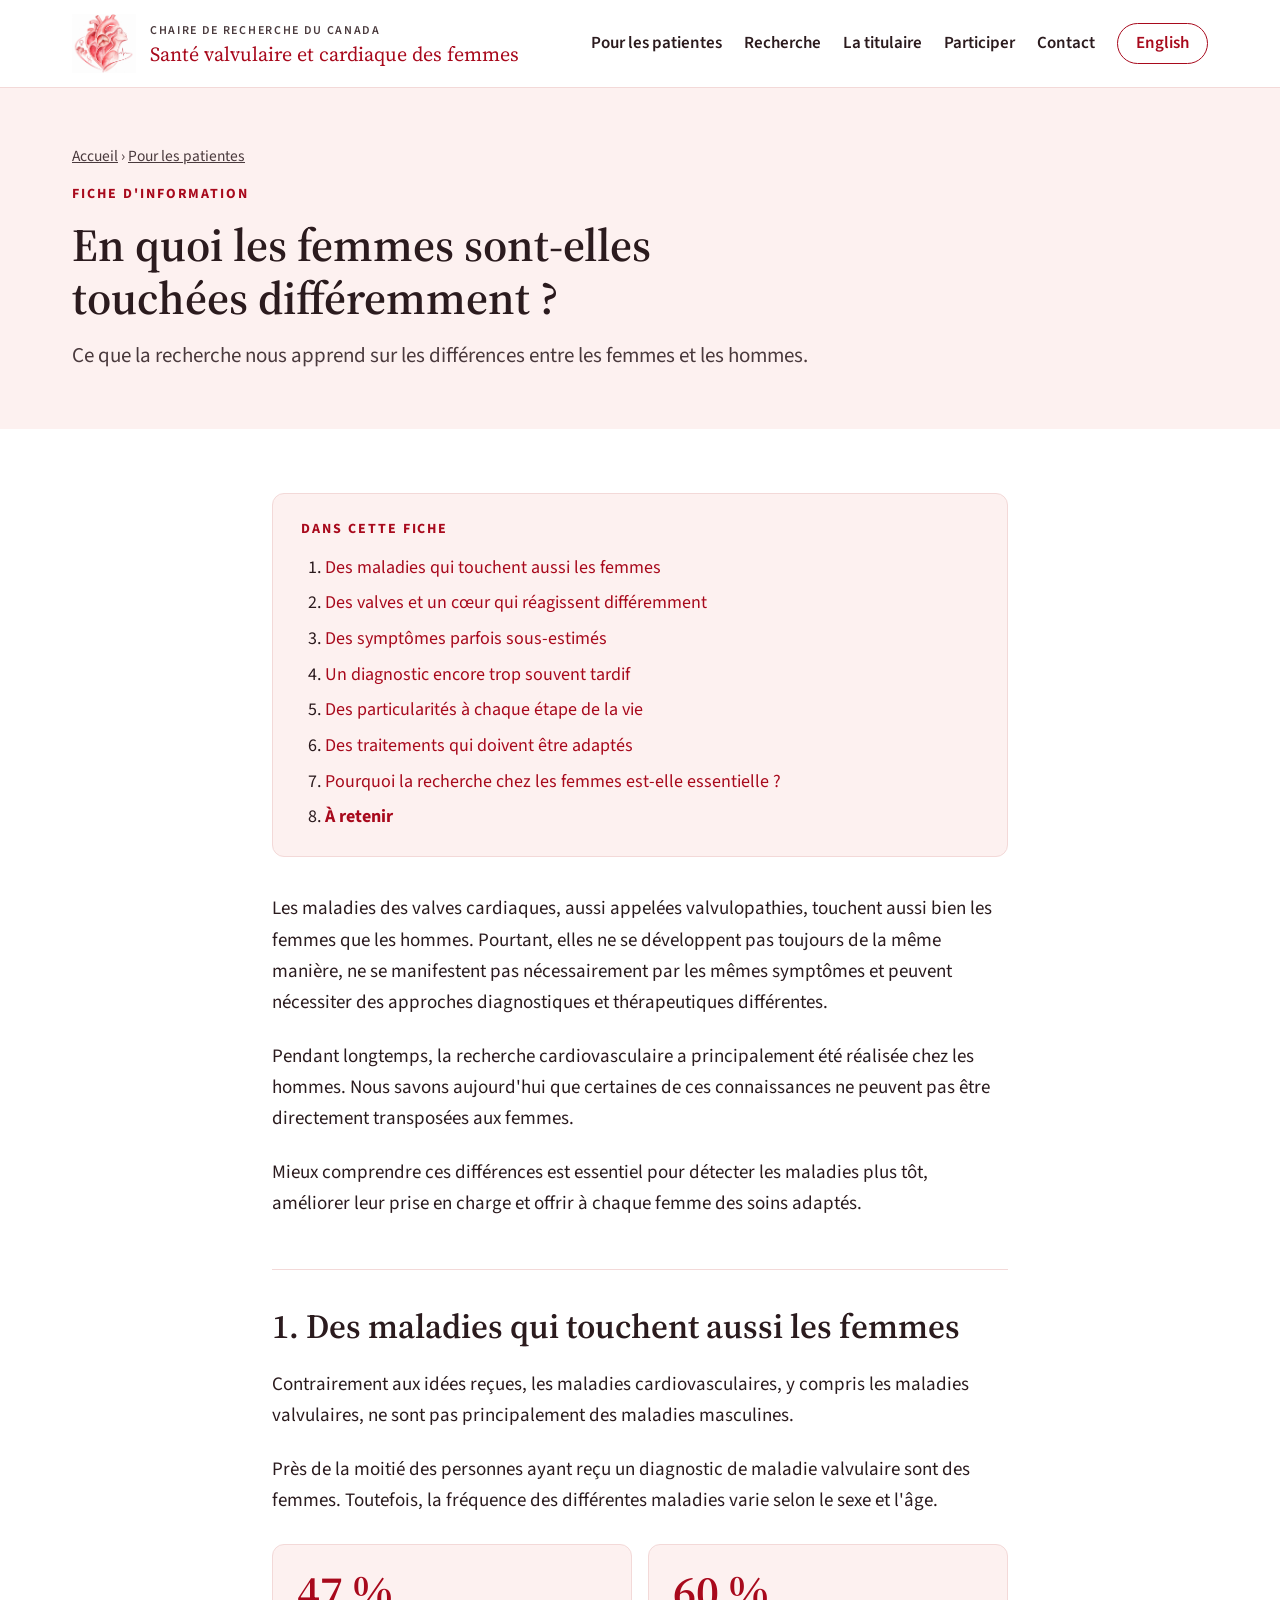
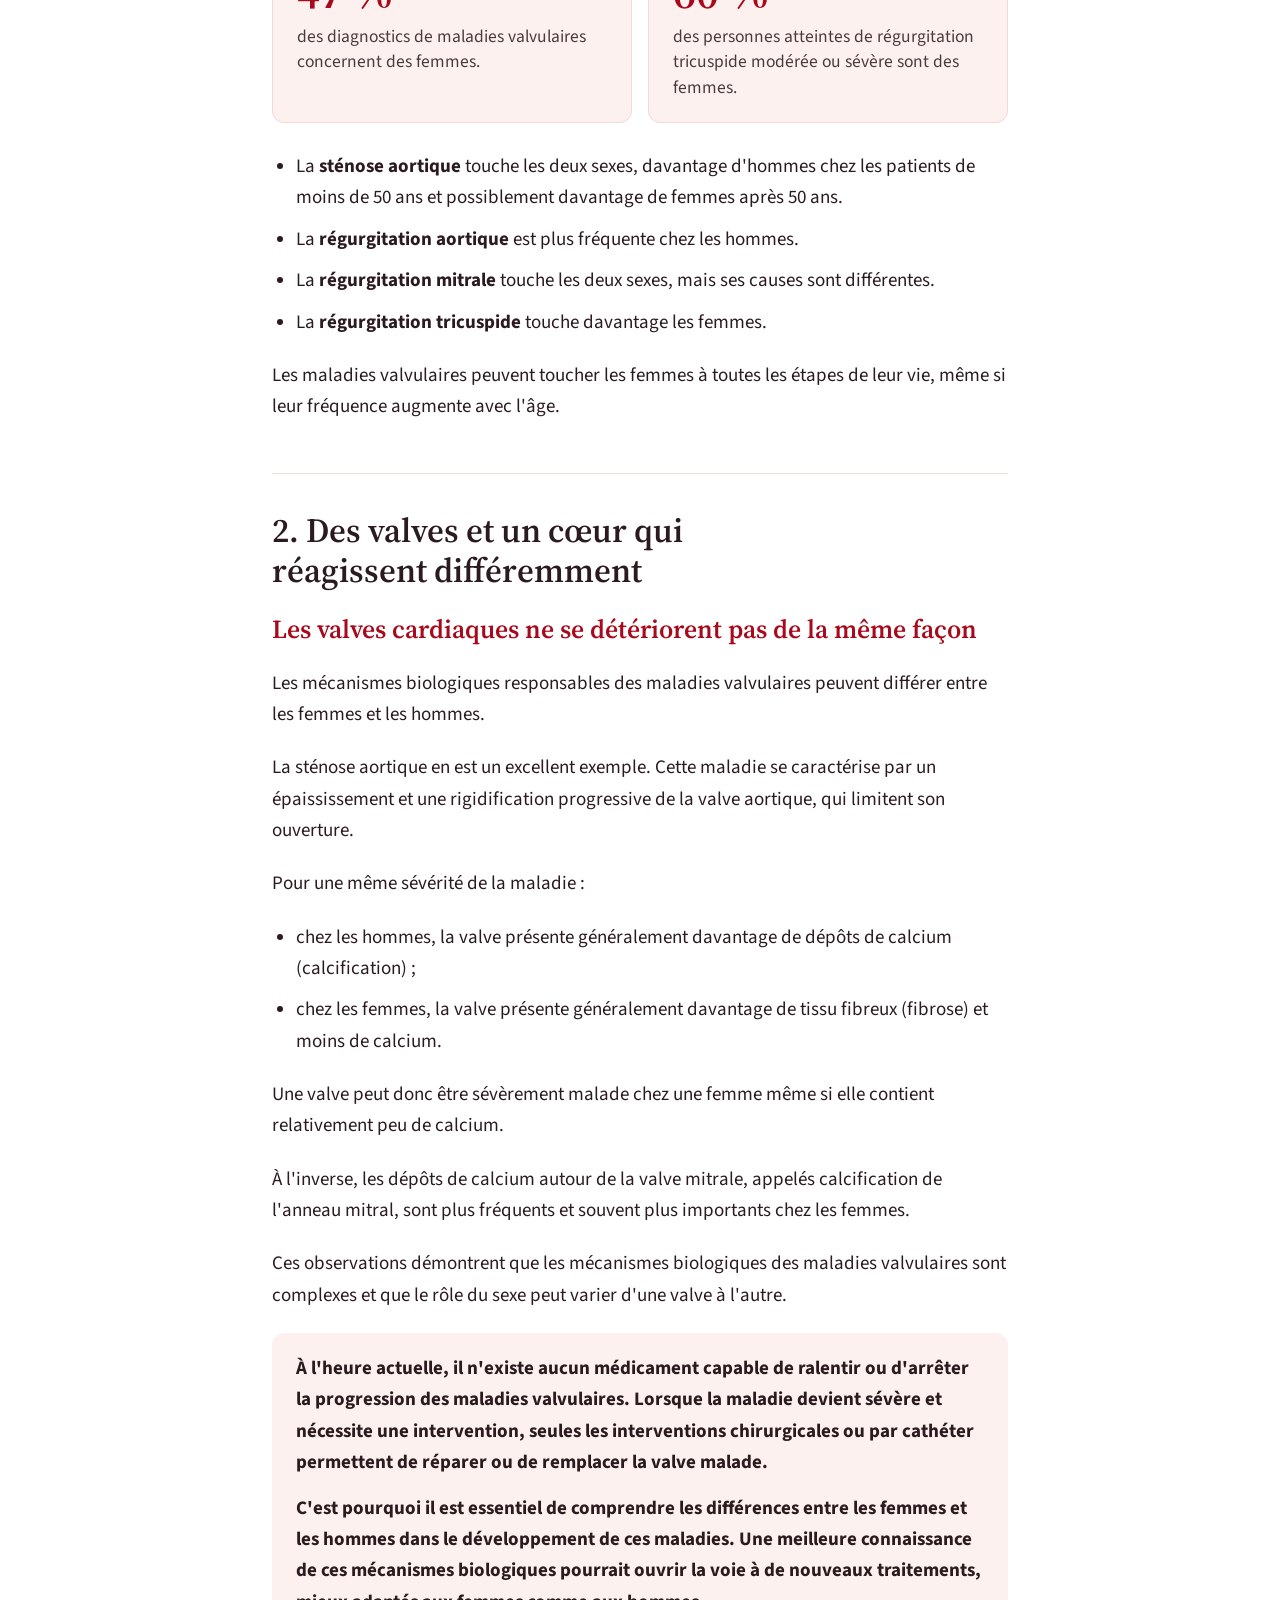
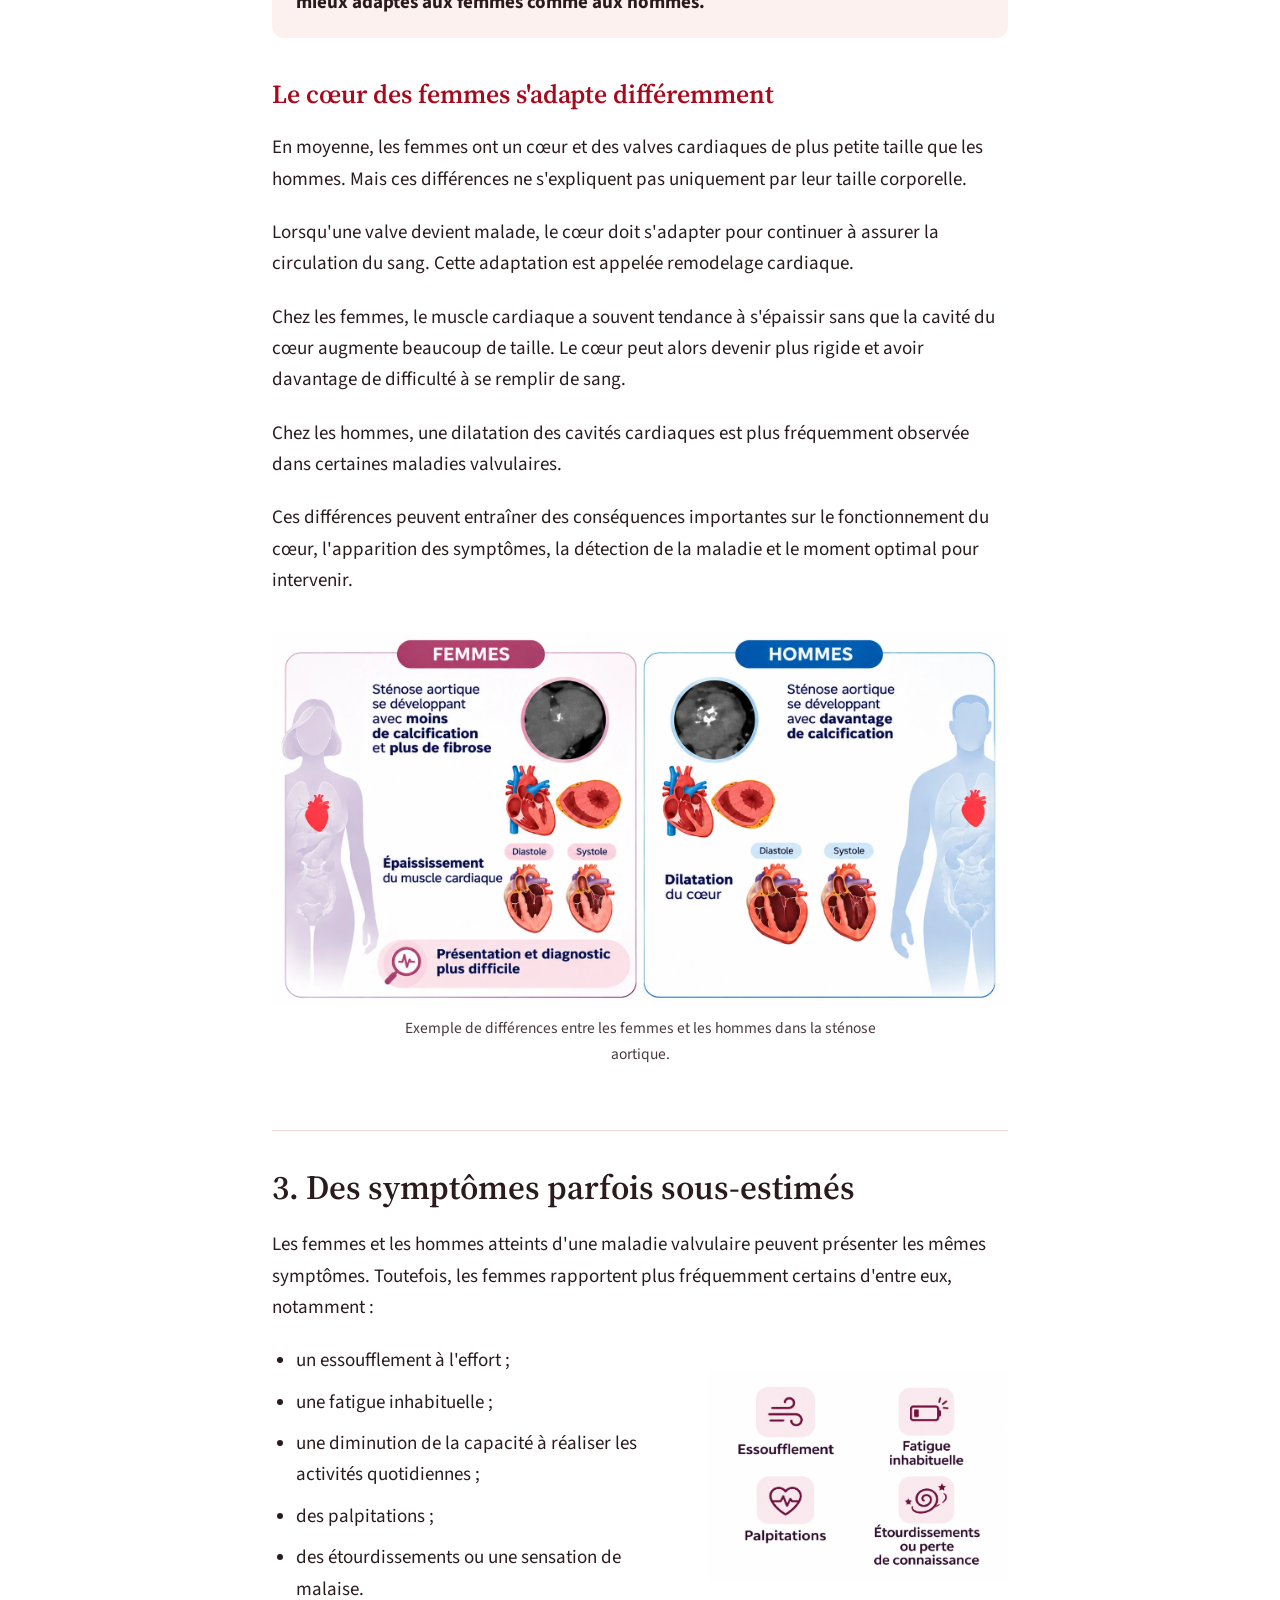
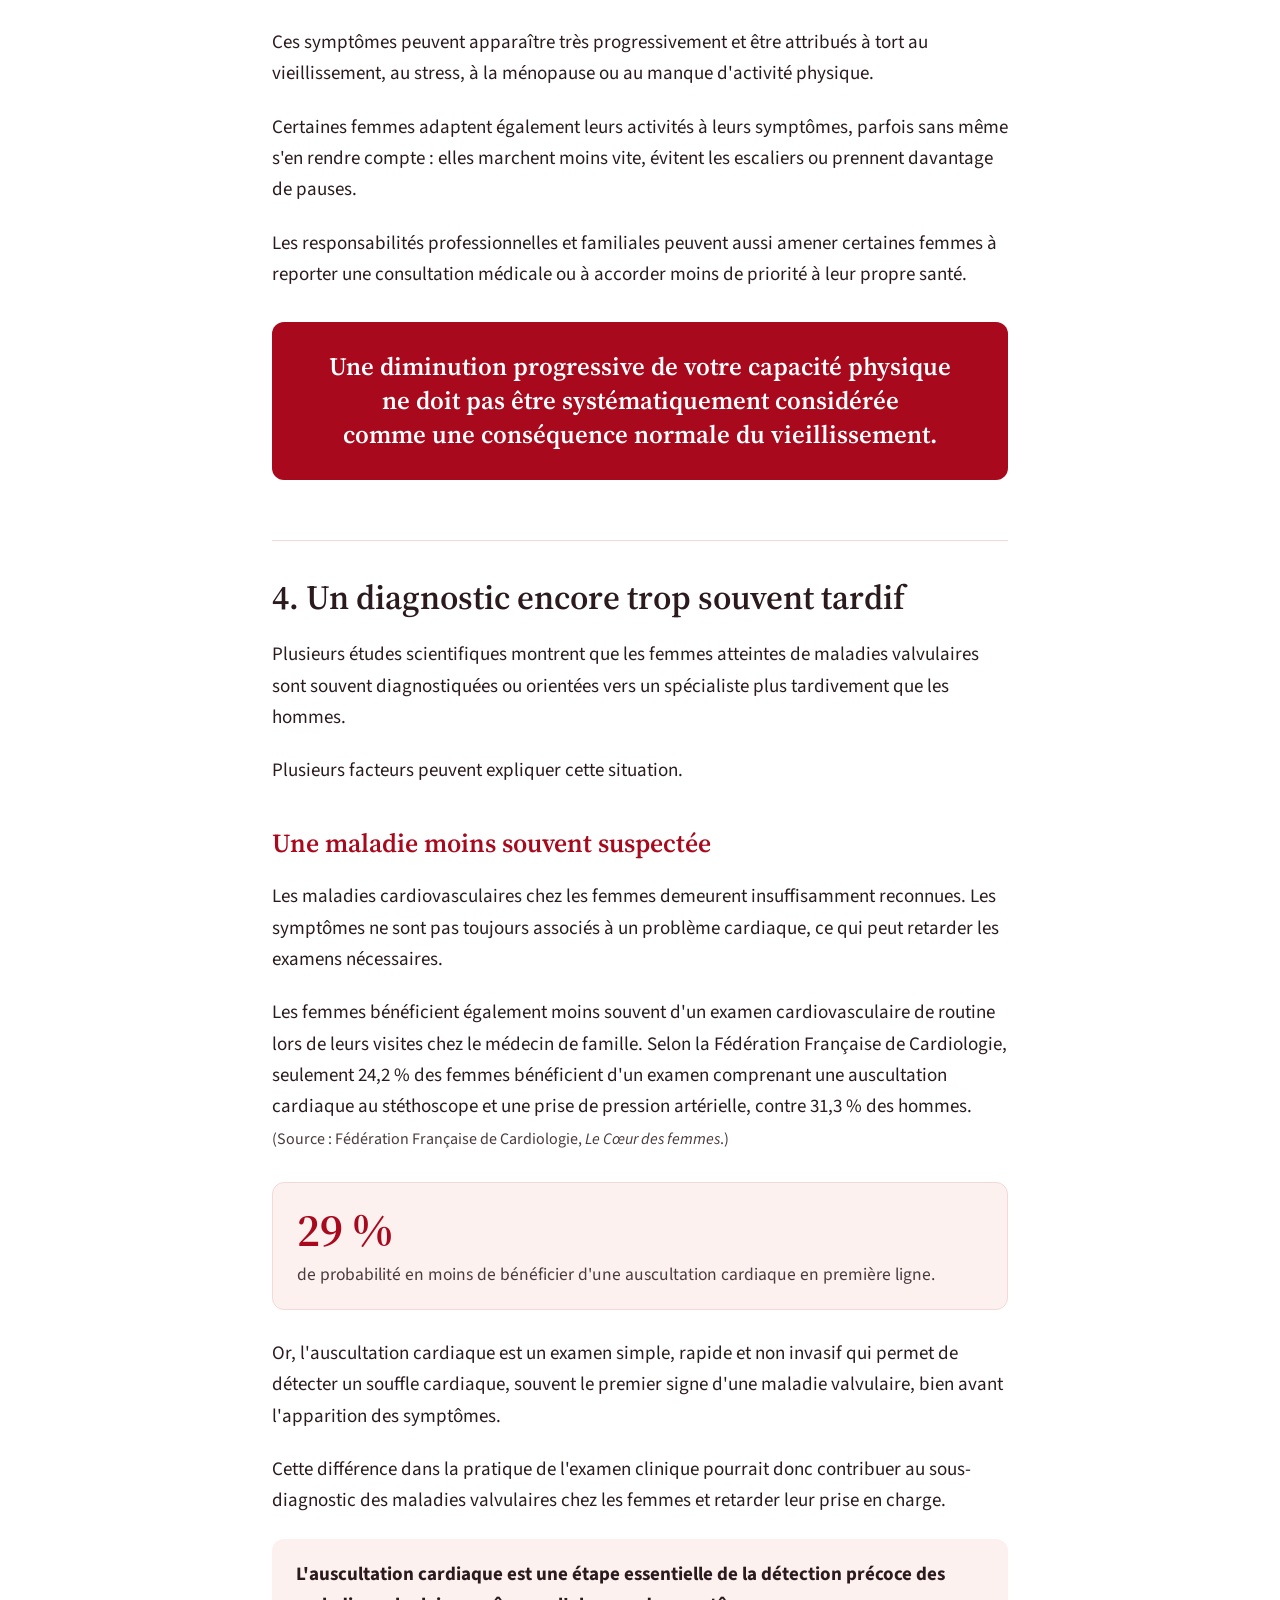
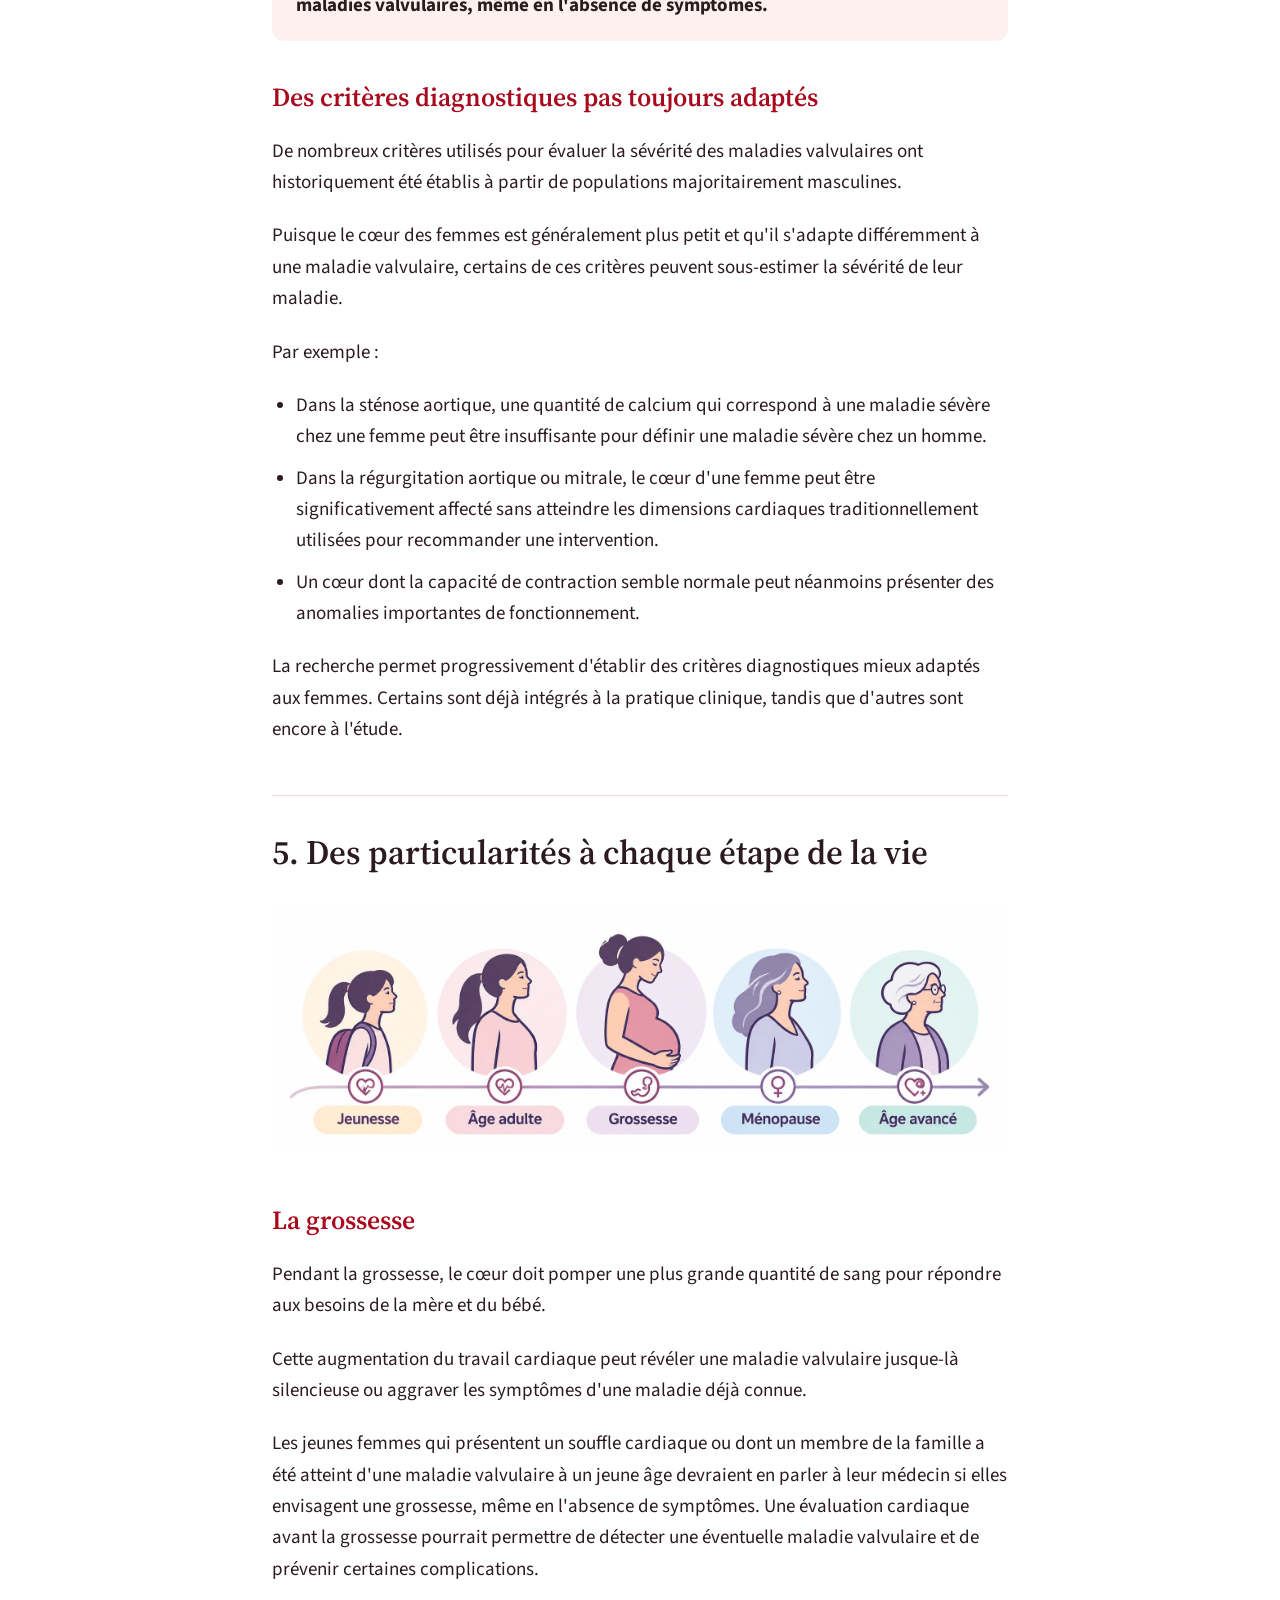
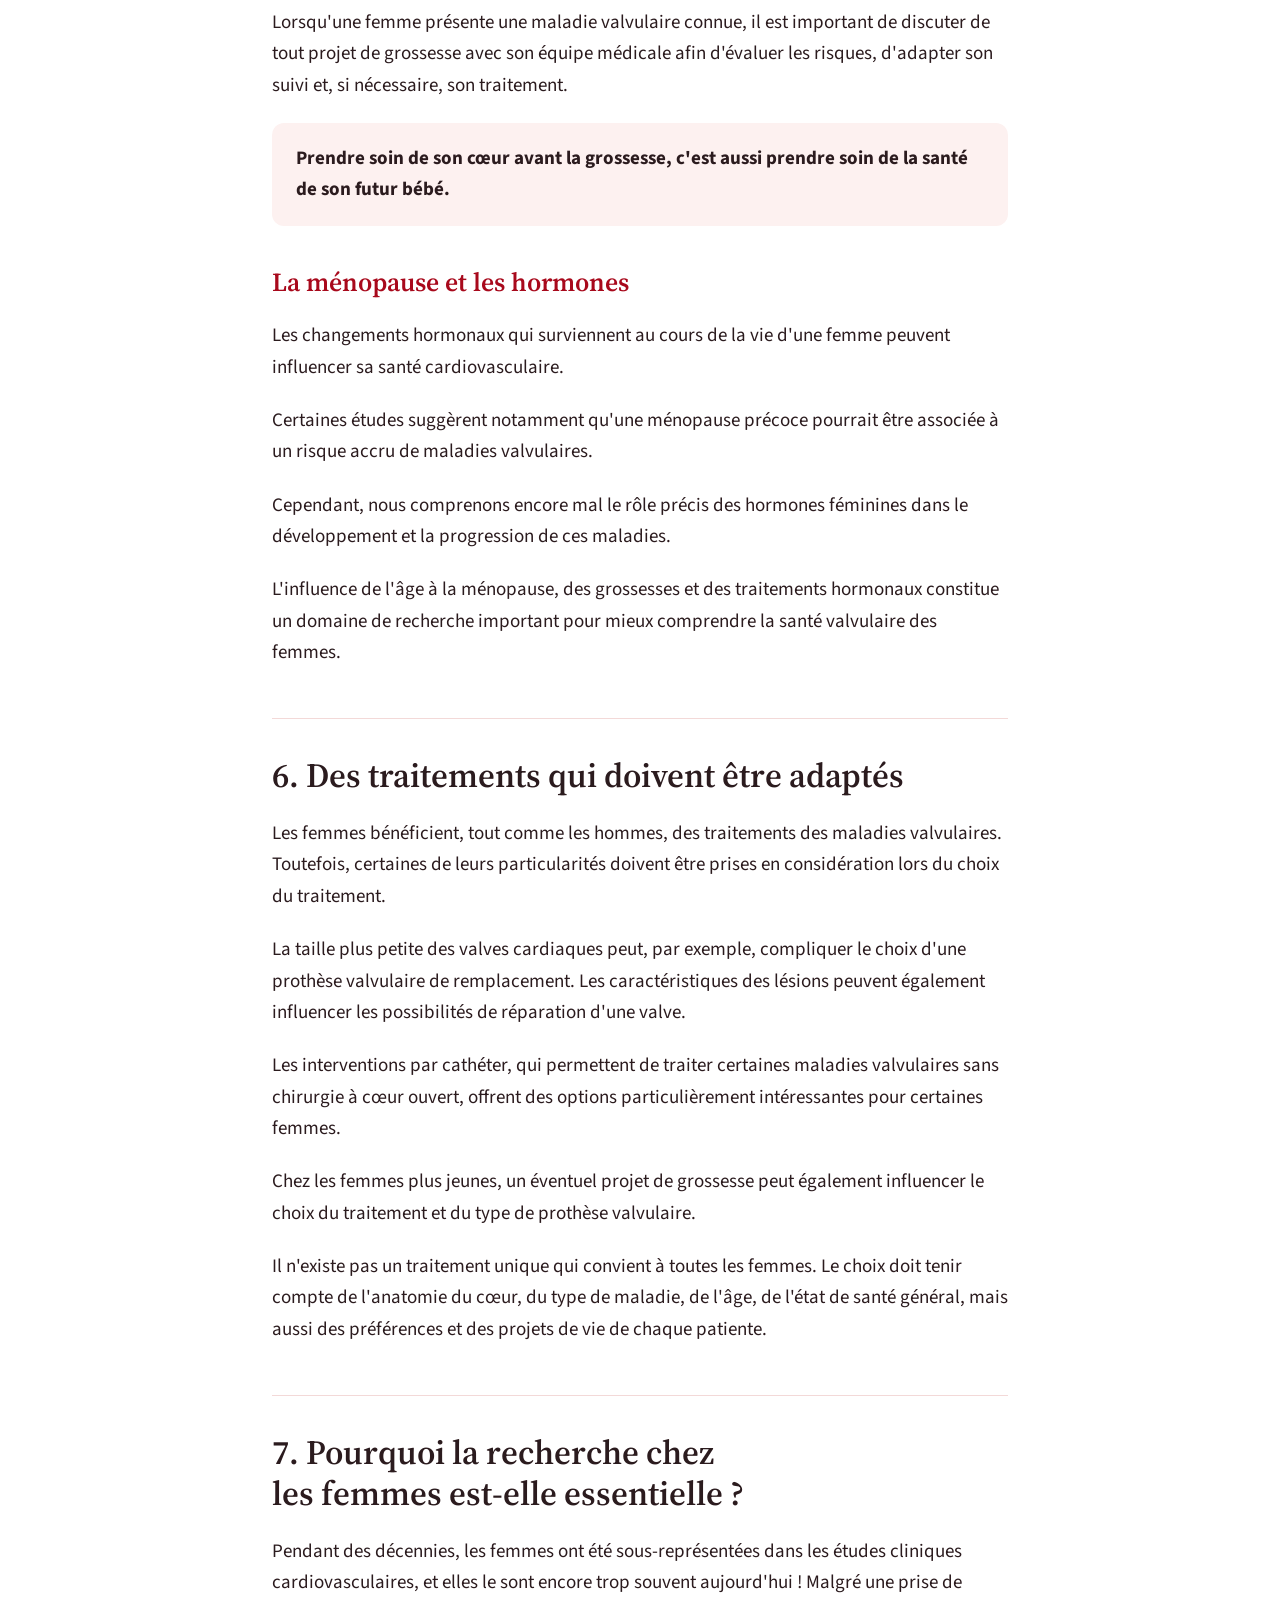
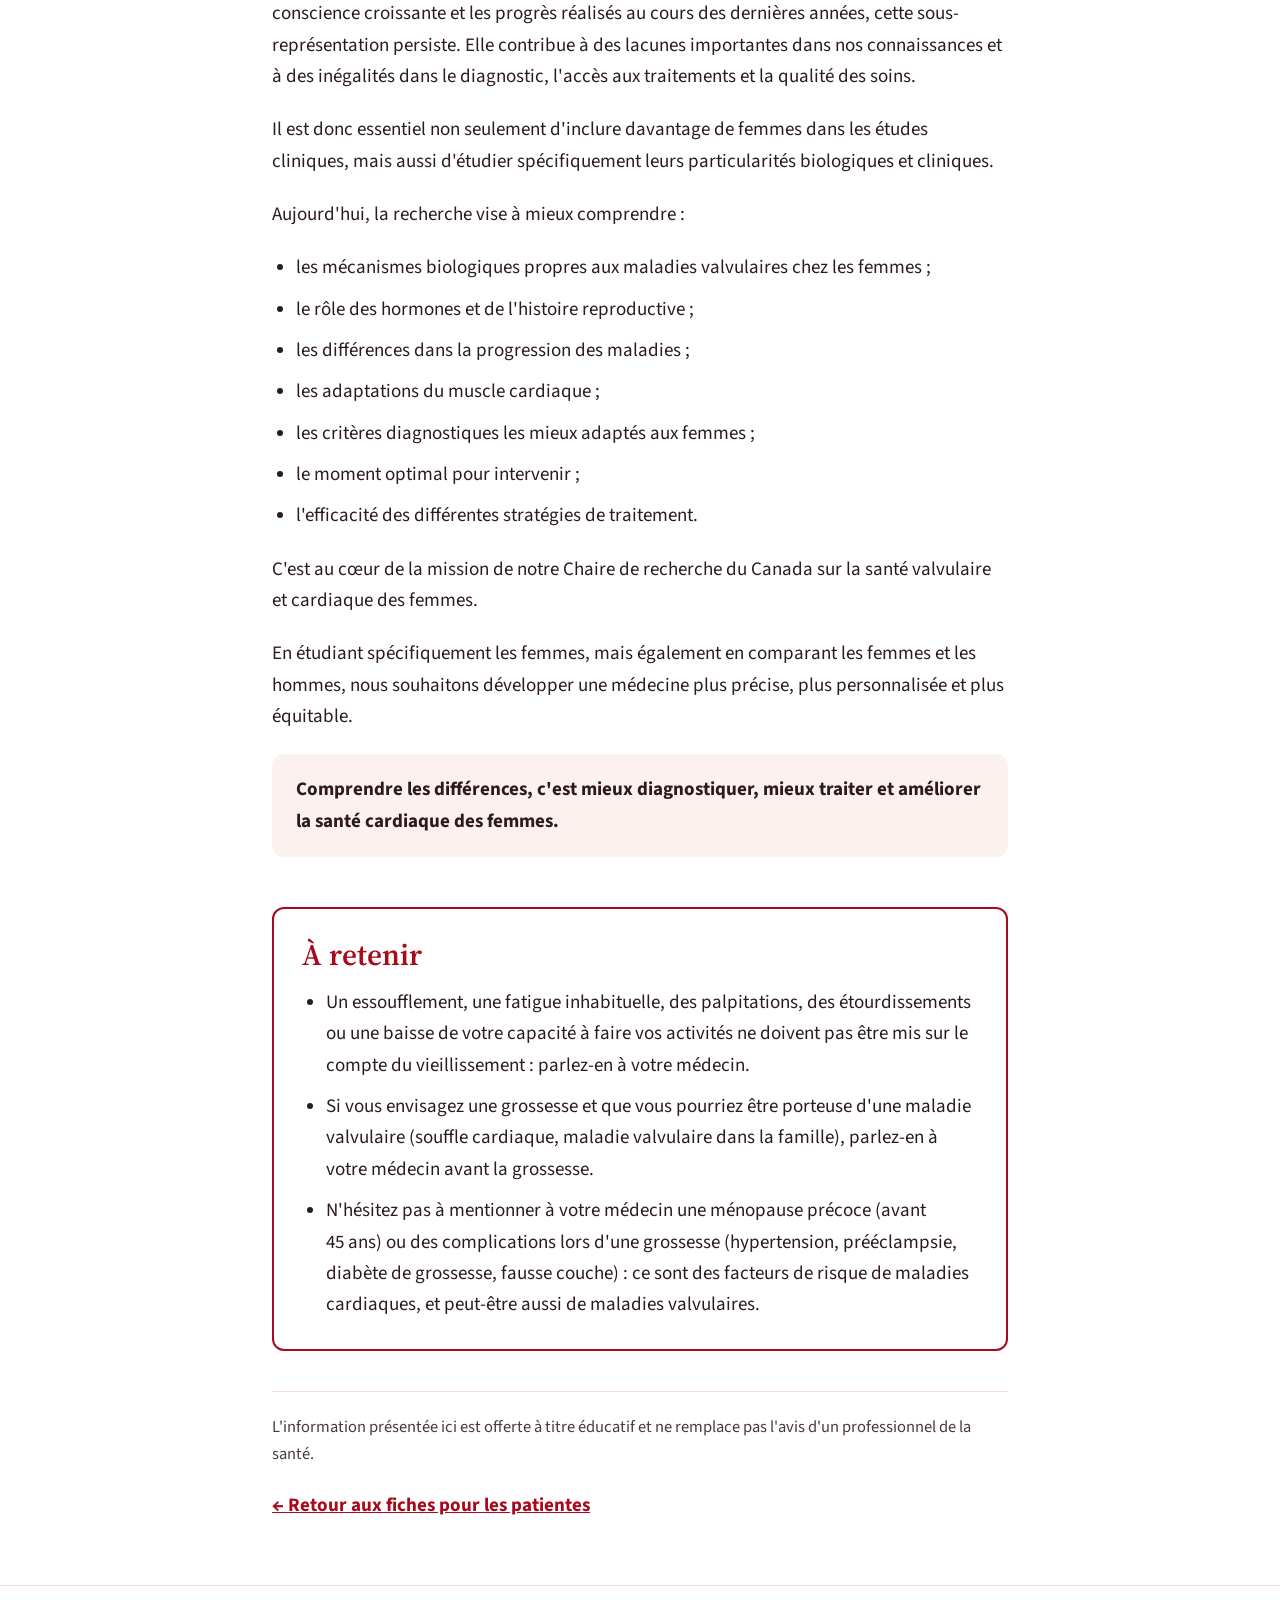
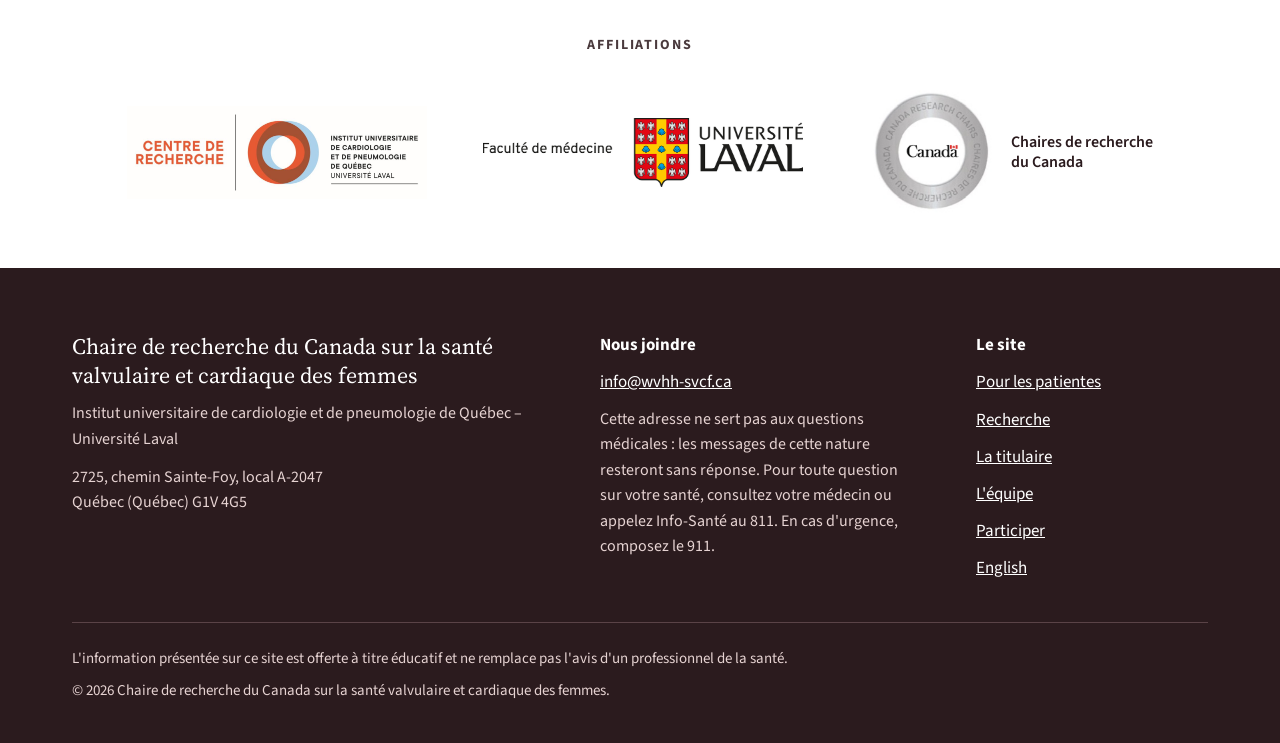
<file: patientes/femmes-et-valves/index.html>
<!doctype html>
<html lang="fr-CA">
<head>
<meta charset="utf-8">
<meta name="viewport" content="width=device-width, initial-scale=1">
<title>En quoi les femmes sont-elles touchées différemment ? – Chaire sur la santé valvulaire et cardiaque des femmes</title>
<meta name="description" content="Fréquence, symptômes, diagnostic, grossesse, ménopause et traitements : ce que la recherche nous apprend sur les différences entre les femmes et les hommes dans les maladies des valves du cœur.">
<link rel="canonical" href="https://wvhh-svcf.ca/patientes/femmes-et-valves/">
<link rel="alternate" hreflang="fr" href="https://wvhh-svcf.ca/patientes/femmes-et-valves/">
<link rel="alternate" hreflang="en" href="https://wvhh-svcf.ca/en/patients/women-and-valves/">
<meta property="og:type" content="article">
<meta property="og:locale" content="fr_CA">
<meta property="og:url" content="https://wvhh-svcf.ca/patientes/femmes-et-valves/">
<meta property="og:title" content="En quoi les femmes sont-elles touchées différemment ?">
<meta property="og:image" content="https://wvhh-svcf.ca/images/partage.jpg">
<link rel="icon" href="../../favicon.ico" sizes="any">
<link rel="apple-touch-icon" href="../../apple-touch-icon.png">
<link rel="preconnect" href="https://fonts.googleapis.com">
<link rel="preconnect" href="https://fonts.gstatic.com" crossorigin>
<link rel="stylesheet" href="https://fonts.googleapis.com/css2?family=Source+Sans+3:wght@400;600;700&amp;family=Source+Serif+4:opsz,wght@8..60,400;8..60,600&amp;display=swap">
<link rel="stylesheet" href="../../styles.css">
</head>
<body>
<a class="saut" href="#contenu">Aller au contenu</a>

<header class="entete">
<div class="conteneur">
<a class="marque" href="../../">
<img src="../../images/coeur.jpg" alt="" width="64" height="59">
<span class="marque-texte">
<span class="marque-programme">Chaire de recherche du Canada</span>
<span class="marque-nom">Santé valvulaire et cardiaque des femmes</span>
</span>
</a>
<nav class="menu" aria-label="Navigation principale">
<a href="../../#patientes">Pour les patientes</a>
<a href="../../#recherche">Recherche</a>
<a href="../../#titulaire">La titulaire</a>
<a href="../../#participer">Participer</a>
<a href="#contact">Contact</a>
<a class="langue" href="../../en/patients/women-and-valves/" lang="en" hreflang="en">English</a>
</nav>
</div>
</header>

<main id="contenu">

<div class="fiche-entete">
<div class="conteneur">
<p class="fil"><a href="../../">Accueil</a> › <a href="../../#patientes">Pour les patientes</a></p>
<p class="surtitre">Fiche d'information</p>
<h1>En quoi les femmes sont&#8209;elles touchées différemment&nbsp;?</h1>
<p class="fiche-chapo">Ce que la recherche nous apprend sur les différences entre les femmes et les hommes.</p>
</div>
</div>

<article class="fiche">

<nav class="sommaire" aria-labelledby="sommaire-titre">
<p id="sommaire-titre" class="surtitre">Dans cette fiche</p>
<ol>
<li><a href="#frequence">Des maladies qui touchent aussi les femmes</a></li>
<li><a href="#valves-et-coeur">Des valves et un cœur qui réagissent différemment</a></li>
<li><a href="#symptomes">Des symptômes parfois sous-estimés</a></li>
<li><a href="#diagnostic">Un diagnostic encore trop souvent tardif</a></li>
<li><a href="#etapes-de-la-vie">Des particularités à chaque étape de la vie</a></li>
<li><a href="#traitements">Des traitements qui doivent être adaptés</a></li>
<li><a href="#recherche">Pourquoi la recherche chez les femmes est-elle essentielle&nbsp;?</a></li>
<li><a href="#a-retenir"><strong>À retenir</strong></a></li>
</ol>
</nav>

<p>Les maladies des valves cardiaques, aussi appelées valvulopathies, touchent aussi bien les femmes que les hommes. Pourtant, elles ne se développent pas toujours de la même manière, ne se manifestent pas nécessairement par les mêmes symptômes et peuvent nécessiter des approches diagnostiques et thérapeutiques différentes.</p>
<p>Pendant longtemps, la recherche cardiovasculaire a principalement été réalisée chez les hommes. Nous savons aujourd'hui que certaines de ces connaissances ne peuvent pas être directement transposées aux femmes.</p>
<p>Mieux comprendre ces différences est essentiel pour détecter les maladies plus tôt, améliorer leur prise en charge et offrir à chaque femme des soins adaptés.</p>

<h2 class="partie" id="frequence">1. Des maladies qui touchent aussi les femmes</h2>
<p>Contrairement aux idées reçues, les maladies cardiovasculaires, y compris les maladies valvulaires, ne sont pas principalement des maladies masculines.</p>
<p>Près de la moitié des personnes ayant reçu un diagnostic de maladie valvulaire sont des femmes. Toutefois, la fréquence des différentes maladies varie selon le sexe et l'âge.</p>
<div class="stats">
<p class="stat"><span class="chiffre">47&nbsp;%</span> des diagnostics de maladies valvulaires concernent des femmes.</p>
<p class="stat"><span class="chiffre">60&nbsp;%</span> des personnes atteintes de régurgitation tricuspide modérée ou sévère sont des femmes.</p>
</div>
<ul>
<li>La <strong>sténose aortique</strong> touche les deux sexes, davantage d'hommes chez les patients de moins de 50&nbsp;ans et possiblement davantage de femmes après 50&nbsp;ans.</li>
<li>La <strong>régurgitation aortique</strong> est plus fréquente chez les hommes.</li>
<li>La <strong>régurgitation mitrale</strong> touche les deux sexes, mais ses causes sont différentes.</li>
<li>La <strong>régurgitation tricuspide</strong> touche davantage les femmes.</li>
</ul>
<p>Les maladies valvulaires peuvent toucher les femmes à toutes les étapes de leur vie, même si leur fréquence augmente avec l'âge.</p>

<h2 class="partie" id="valves-et-coeur">2. Des valves et un cœur qui réagissent différemment</h2>

<h3>Les valves cardiaques ne se détériorent pas de la même façon</h3>
<p>Les mécanismes biologiques responsables des maladies valvulaires peuvent différer entre les femmes et les hommes.</p>
<p>La sténose aortique en est un excellent exemple. Cette maladie se caractérise par un épaississement et une rigidification progressive de la valve aortique, qui limitent son ouverture.</p>
<p>Pour une même sévérité de la maladie&nbsp;:</p>
<ul>
<li>chez les hommes, la valve présente généralement davantage de dépôts de calcium (calcification)&nbsp;;</li>
<li>chez les femmes, la valve présente généralement davantage de tissu fibreux (fibrose) et moins de calcium.</li>
</ul>
<p>Une valve peut donc être sévèrement malade chez une femme même si elle contient relativement peu de calcium.</p>
<p>À l'inverse, les dépôts de calcium autour de la valve mitrale, appelés calcification de l'anneau mitral, sont plus fréquents et souvent plus importants chez les femmes.</p>
<p>Ces observations démontrent que les mécanismes biologiques des maladies valvulaires sont complexes et que le rôle du sexe peut varier d'une valve à l'autre.</p>
<div class="point-cle">
<p>À l'heure actuelle, il n'existe aucun médicament capable de ralentir ou d'arrêter la progression des maladies valvulaires. Lorsque la maladie devient sévère et nécessite une intervention, seules les interventions chirurgicales ou par cathéter permettent de réparer ou de remplacer la valve malade.</p>
<p>C'est pourquoi il est essentiel de comprendre les différences entre les femmes et les hommes dans le développement de ces maladies. Une meilleure connaissance de ces mécanismes biologiques pourrait ouvrir la voie à de nouveaux traitements, mieux adaptés aux femmes comme aux hommes.</p>
</div>

<h3>Le cœur des femmes s'adapte différemment</h3>
<p>En moyenne, les femmes ont un cœur et des valves cardiaques de plus petite taille que les hommes. Mais ces différences ne s'expliquent pas uniquement par leur taille corporelle.</p>
<p>Lorsqu'une valve devient malade, le cœur doit s'adapter pour continuer à assurer la circulation du sang. Cette adaptation est appelée remodelage cardiaque.</p>
<p>Chez les femmes, le muscle cardiaque a souvent tendance à s'épaissir sans que la cavité du cœur augmente beaucoup de taille. Le cœur peut alors devenir plus rigide et avoir davantage de difficulté à se remplir de sang.</p>
<p>Chez les hommes, une dilatation des cavités cardiaques est plus fréquemment observée dans certaines maladies valvulaires.</p>
<p>Ces différences peuvent entraîner des conséquences importantes sur le fonctionnement du cœur, l'apparition des symptômes, la détection de la maladie et le moment optimal pour intervenir.</p>

<figure class="pleine">
<a href="../../images/fiches/stenose-aortique-femmes-hommes.webp" aria-label="Agrandir la figure"><img src="../../images/fiches/stenose-aortique-femmes-hommes.webp" width="1754" height="896" loading="lazy" alt="Comparaison de la sténose aortique chez les femmes et chez les hommes. Chez les femmes&nbsp;: moins de calcification et plus de fibrose de la valve, épaississement du muscle cardiaque, présentation et diagnostic plus difficiles. Chez les hommes&nbsp;: davantage de calcification et dilatation du cœur."></a>
<figcaption>Exemple de différences entre les femmes et les hommes dans la sténose aortique.</figcaption>
</figure>

<h2 class="partie" id="symptomes">3. Des symptômes parfois sous-estimés</h2>
<p>Les femmes et les hommes atteints d'une maladie valvulaire peuvent présenter les mêmes symptômes. Toutefois, les femmes rapportent plus fréquemment certains d'entre eux, notamment&nbsp;:</p>
<div class="duo">
<ul>
<li>un essoufflement à l'effort&nbsp;;</li>
<li>une fatigue inhabituelle&nbsp;;</li>
<li>une diminution de la capacité à réaliser les activités quotidiennes&nbsp;;</li>
<li>des palpitations&nbsp;;</li>
<li>des étourdissements ou une sensation de malaise.</li>
</ul>
<figure>
<a href="../../images/fiches/symptomes.webp" aria-label="Agrandir la figure"><img src="../../images/fiches/symptomes.webp" width="1502" height="1047" loading="lazy" alt="Quatre pictogrammes de symptômes&nbsp;: essoufflement, fatigue inhabituelle, palpitations, étourdissements ou perte de connaissance."></a>
</figure>
</div>
<p>Ces symptômes peuvent apparaître très progressivement et être attribués à tort au vieillissement, au stress, à la ménopause ou au manque d'activité physique.</p>
<p>Certaines femmes adaptent également leurs activités à leurs symptômes, parfois sans même s'en rendre compte&nbsp;: elles marchent moins vite, évitent les escaliers ou prennent davantage de pauses.</p>
<p>Les responsabilités professionnelles et familiales peuvent aussi amener certaines femmes à reporter une consultation médicale ou à accorder moins de priorité à leur propre santé.</p>
<p class="alerte">Une diminution progressive de votre capacité physique ne doit pas être systématiquement considérée comme une conséquence normale du vieillissement.</p>

<h2 class="partie" id="diagnostic">4. Un diagnostic encore trop souvent tardif</h2>
<p>Plusieurs études scientifiques montrent que les femmes atteintes de maladies valvulaires sont souvent diagnostiquées ou orientées vers un spécialiste plus tardivement que les hommes.</p>
<p>Plusieurs facteurs peuvent expliquer cette situation.</p>

<h3>Une maladie moins souvent suspectée</h3>
<p>Les maladies cardiovasculaires chez les femmes demeurent insuffisamment reconnues. Les symptômes ne sont pas toujours associés à un problème cardiaque, ce qui peut retarder les examens nécessaires.</p>
<p>Les femmes bénéficient également moins souvent d'un examen cardiovasculaire de routine lors de leurs visites chez le médecin de famille. Selon la Fédération Française de Cardiologie, seulement 24,2&nbsp;% des femmes bénéficient d'un examen comprenant une auscultation cardiaque au stéthoscope et une prise de pression artérielle, contre 31,3&nbsp;% des hommes. <span class="source-ligne">(Source&nbsp;: Fédération Française de Cardiologie, <cite>Le Cœur des femmes</cite>.)</span></p>
<div class="stats">
<p class="stat"><span class="chiffre">29&nbsp;%</span> de probabilité en moins de bénéficier d'une auscultation cardiaque en première ligne.</p>
</div>
<p>Or, l'auscultation cardiaque est un examen simple, rapide et non invasif qui permet de détecter un souffle cardiaque, souvent le premier signe d'une maladie valvulaire, bien avant l'apparition des symptômes.</p>
<p>Cette différence dans la pratique de l'examen clinique pourrait donc contribuer au sous-diagnostic des maladies valvulaires chez les femmes et retarder leur prise en charge.</p>
<p class="point-cle">L'auscultation cardiaque est une étape essentielle de la détection précoce des maladies valvulaires, même en l'absence de symptômes.</p>

<h3>Des critères diagnostiques pas toujours adaptés</h3>
<p>De nombreux critères utilisés pour évaluer la sévérité des maladies valvulaires ont historiquement été établis à partir de populations majoritairement masculines.</p>
<p>Puisque le cœur des femmes est généralement plus petit et qu'il s'adapte différemment à une maladie valvulaire, certains de ces critères peuvent sous-estimer la sévérité de leur maladie.</p>
<p>Par exemple&nbsp;:</p>
<ul>
<li>Dans la sténose aortique, une quantité de calcium qui correspond à une maladie sévère chez une femme peut être insuffisante pour définir une maladie sévère chez un homme.</li>
<li>Dans la régurgitation aortique ou mitrale, le cœur d'une femme peut être significativement affecté sans atteindre les dimensions cardiaques traditionnellement utilisées pour recommander une intervention.</li>
<li>Un cœur dont la capacité de contraction semble normale peut néanmoins présenter des anomalies importantes de fonctionnement.</li>
</ul>
<p>La recherche permet progressivement d'établir des critères diagnostiques mieux adaptés aux femmes. Certains sont déjà intégrés à la pratique clinique, tandis que d'autres sont encore à l'étude.</p>

<h2 class="partie" id="etapes-de-la-vie">5. Des particularités à chaque étape de la vie</h2>

<figure class="pleine">
<a href="../../images/fiches/etapes-de-la-vie.webp" aria-label="Agrandir la figure"><img src="../../images/fiches/etapes-de-la-vie.webp" width="1800" height="600" loading="lazy" alt="Frise des étapes de la vie d'une femme&nbsp;: jeunesse, âge adulte, grossesse, ménopause et âge avancé."></a>
</figure>

<h3>La grossesse</h3>
<p>Pendant la grossesse, le cœur doit pomper une plus grande quantité de sang pour répondre aux besoins de la mère et du bébé.</p>
<p>Cette augmentation du travail cardiaque peut révéler une maladie valvulaire jusque-là silencieuse ou aggraver les symptômes d'une maladie déjà connue.</p>
<p>Les jeunes femmes qui présentent un souffle cardiaque ou dont un membre de la famille a été atteint d'une maladie valvulaire à un jeune âge devraient en parler à leur médecin si elles envisagent une grossesse, même en l'absence de symptômes. Une évaluation cardiaque avant la grossesse pourrait permettre de détecter une éventuelle maladie valvulaire et de prévenir certaines complications.</p>
<p>Lorsqu'une femme présente une maladie valvulaire connue, il est important de discuter de tout projet de grossesse avec son équipe médicale afin d'évaluer les risques, d'adapter son suivi et, si nécessaire, son traitement.</p>
<p class="point-cle">Prendre soin de son cœur avant la grossesse, c'est aussi prendre soin de la santé de son futur bébé.</p>

<h3>La ménopause et les hormones</h3>
<p>Les changements hormonaux qui surviennent au cours de la vie d'une femme peuvent influencer sa santé cardiovasculaire.</p>
<p>Certaines études suggèrent notamment qu'une ménopause précoce pourrait être associée à un risque accru de maladies valvulaires.</p>
<p>Cependant, nous comprenons encore mal le rôle précis des hormones féminines dans le développement et la progression de ces maladies.</p>
<p>L'influence de l'âge à la ménopause, des grossesses et des traitements hormonaux constitue un domaine de recherche important pour mieux comprendre la santé valvulaire des femmes.</p>

<h2 class="partie" id="traitements">6. Des traitements qui doivent être adaptés</h2>
<p>Les femmes bénéficient, tout comme les hommes, des traitements des maladies valvulaires. Toutefois, certaines de leurs particularités doivent être prises en considération lors du choix du traitement.</p>
<p>La taille plus petite des valves cardiaques peut, par exemple, compliquer le choix d'une prothèse valvulaire de remplacement. Les caractéristiques des lésions peuvent également influencer les possibilités de réparation d'une valve.</p>
<p>Les interventions par cathéter, qui permettent de traiter certaines maladies valvulaires sans chirurgie à cœur ouvert, offrent des options particulièrement intéressantes pour certaines femmes.</p>
<p>Chez les femmes plus jeunes, un éventuel projet de grossesse peut également influencer le choix du traitement et du type de prothèse valvulaire.</p>
<p>Il n'existe pas un traitement unique qui convient à toutes les femmes. Le choix doit tenir compte de l'anatomie du cœur, du type de maladie, de l'âge, de l'état de santé général, mais aussi des préférences et des projets de vie de chaque patiente.</p>

<h2 class="partie" id="recherche">7. Pourquoi la recherche chez les femmes est-elle essentielle&nbsp;?</h2>
<p>Pendant des décennies, les femmes ont été sous-représentées dans les études cliniques cardiovasculaires, et elles le sont encore trop souvent aujourd'hui&nbsp;! Malgré une prise de conscience croissante et les progrès réalisés au cours des dernières années, cette sous-représentation persiste. Elle contribue à des lacunes importantes dans nos connaissances et à des inégalités dans le diagnostic, l'accès aux traitements et la qualité des soins.</p>
<p>Il est donc essentiel non seulement d'inclure davantage de femmes dans les études cliniques, mais aussi d'étudier spécifiquement leurs particularités biologiques et cliniques.</p>
<p>Aujourd'hui, la recherche vise à mieux comprendre&nbsp;:</p>
<ul>
<li>les mécanismes biologiques propres aux maladies valvulaires chez les femmes&nbsp;;</li>
<li>le rôle des hormones et de l'histoire reproductive&nbsp;;</li>
<li>les différences dans la progression des maladies&nbsp;;</li>
<li>les adaptations du muscle cardiaque&nbsp;;</li>
<li>les critères diagnostiques les mieux adaptés aux femmes&nbsp;;</li>
<li>le moment optimal pour intervenir&nbsp;;</li>
<li>l'efficacité des différentes stratégies de traitement.</li>
</ul>
<p>C'est au cœur de la mission de notre Chaire de recherche du Canada sur la santé valvulaire et cardiaque des femmes.</p>
<p>En étudiant spécifiquement les femmes, mais également en comparant les femmes et les hommes, nous souhaitons développer une médecine plus précise, plus personnalisée et plus équitable.</p>
<p class="point-cle">Comprendre les différences, c'est mieux diagnostiquer, mieux traiter et améliorer la santé cardiaque des femmes.</p>

<section class="a-retenir" id="a-retenir" aria-labelledby="a-retenir-titre">
<h2 id="a-retenir-titre">À retenir</h2>
<ul>
<li>Un essoufflement, une fatigue inhabituelle, des palpitations, des étourdissements ou une baisse de votre capacité à faire vos activités ne doivent pas être mis sur le compte du vieillissement&nbsp;: parlez-en à votre médecin.</li>
<li>Si vous envisagez une grossesse et que vous pourriez être porteuse d'une maladie valvulaire (souffle cardiaque, maladie valvulaire dans la famille), parlez-en à votre médecin avant la grossesse.</li>
<li>N'hésitez pas à mentionner à votre médecin une ménopause précoce (avant 45&nbsp;ans) ou des complications lors d'une grossesse (hypertension, prééclampsie, diabète de grossesse, fausse couche)&nbsp;: ce sont des facteurs de risque de maladies cardiaques, et peut-être aussi de maladies valvulaires.</li>
</ul>
</section>

<p class="note">L'information présentée ici est offerte à titre éducatif et ne remplace pas l'avis d'un professionnel de la santé.</p>
<p><a class="retour" href="../../#patientes">← Retour aux fiches pour les patientes</a></p>

</article>

</main>

<section class="affiliations" aria-label="Affiliations">
<div class="conteneur">
<p class="surtitre">Affiliations</p>
<div class="logos">
<a href="https://www.iucpq.ca/centre-de-recherche/"><img src="../../images/centre-recherche-iucpq.jpg" width="300" height="92" alt="Centre de recherche de l'Institut universitaire de cardiologie et de pneumologie de Québec – Université Laval"></a>
<a href="https://www.fmed.ulaval.ca"><img src="../../images/ulaval-faculte-medecine.png" width="320" height="70" alt="Université Laval – Faculté de médecine"></a>
<a class="crc" href="https://www.chairs-chaires.gc.ca/home-accueil-fra.aspx"><img src="../../images/chaires-recherche-canada.webp" width="140" height="135" alt="Insigne des Chaires de recherche du Canada, avec le mot-symbole Canada"><span>Chaires de recherche<br>du Canada</span></a>
</div>
</div>
</section>

<footer id="contact" class="pied">
<div class="conteneur">
<div class="pied-colonnes">
<div class="identite">
<p class="nom">Chaire de recherche du Canada sur la santé valvulaire et cardiaque des femmes</p>
<p class="petit-texte">Institut universitaire de cardiologie et de pneumologie de Québec – Université Laval</p>
<p class="petit-texte">2725, chemin Sainte-Foy, local A-2047<br>Québec (Québec) G1V 4G5</p>
</div>
<div class="joindre">
<p class="titre-colonne">Nous joindre</p>
<a href="mailto:info@wvhh-svcf.ca">info@wvhh-svcf.ca</a>
<p class="petit-texte">Cette adresse ne sert pas aux questions médicales : les messages de cette nature resteront sans réponse. Pour toute question sur votre santé, consultez votre médecin ou appelez Info-Santé au 811. En cas d'urgence, composez le 911.</p>
</div>
<div class="plan">
<p class="titre-colonne">Le site</p>
<a href="../../#patientes">Pour les patientes</a>
<a href="../../#recherche">Recherche</a>
<a href="../../#titulaire">La titulaire</a>
<a href="../../#equipe">L'équipe</a>
<a href="../../#participer">Participer</a>
<a href="../../en/patients/women-and-valves/" lang="en" hreflang="en">English</a>
</div>
</div>
<div class="pied-bas">
<p>L'information présentée sur ce site est offerte à titre éducatif et ne remplace pas l'avis d'un professionnel de la santé.</p>
<p>© 2026 Chaire de recherche du Canada sur la santé valvulaire et cardiaque des femmes.</p>
</div>
</div>
</footer>

</body>
</html>
</file>
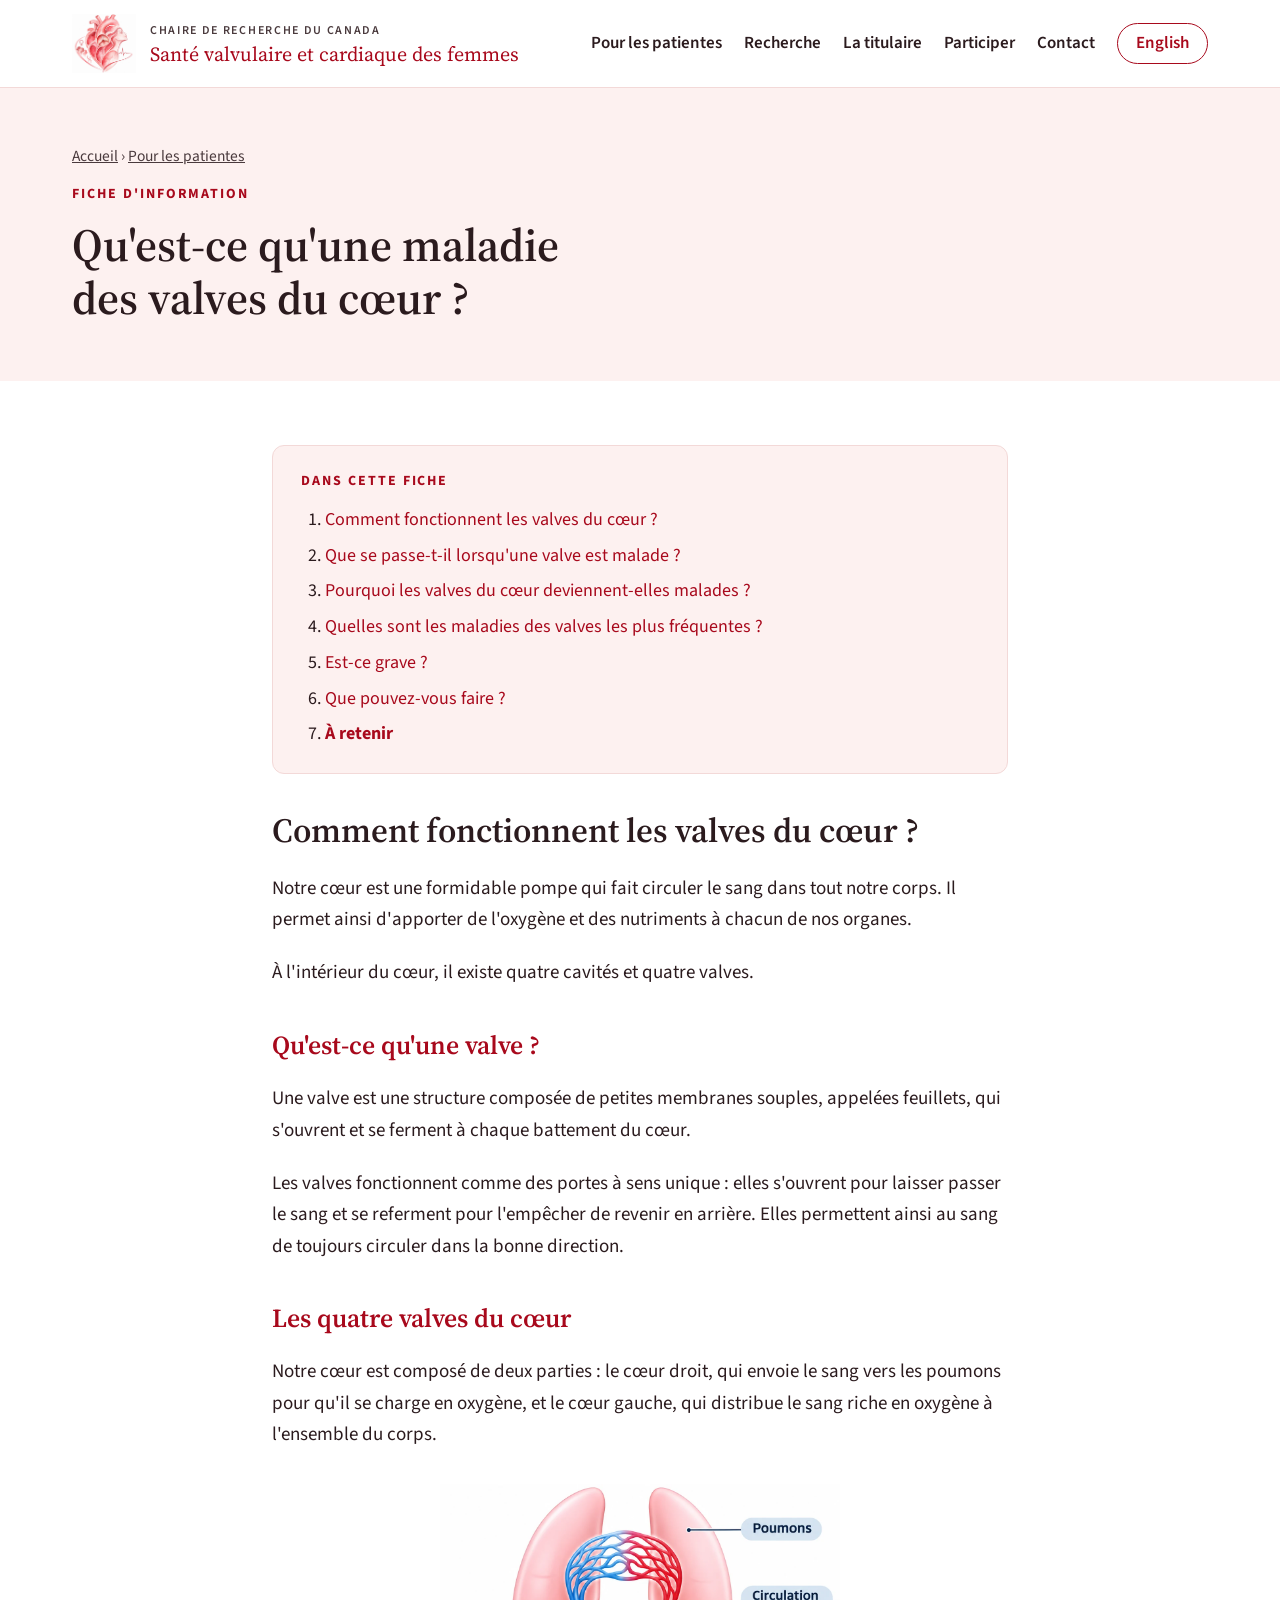
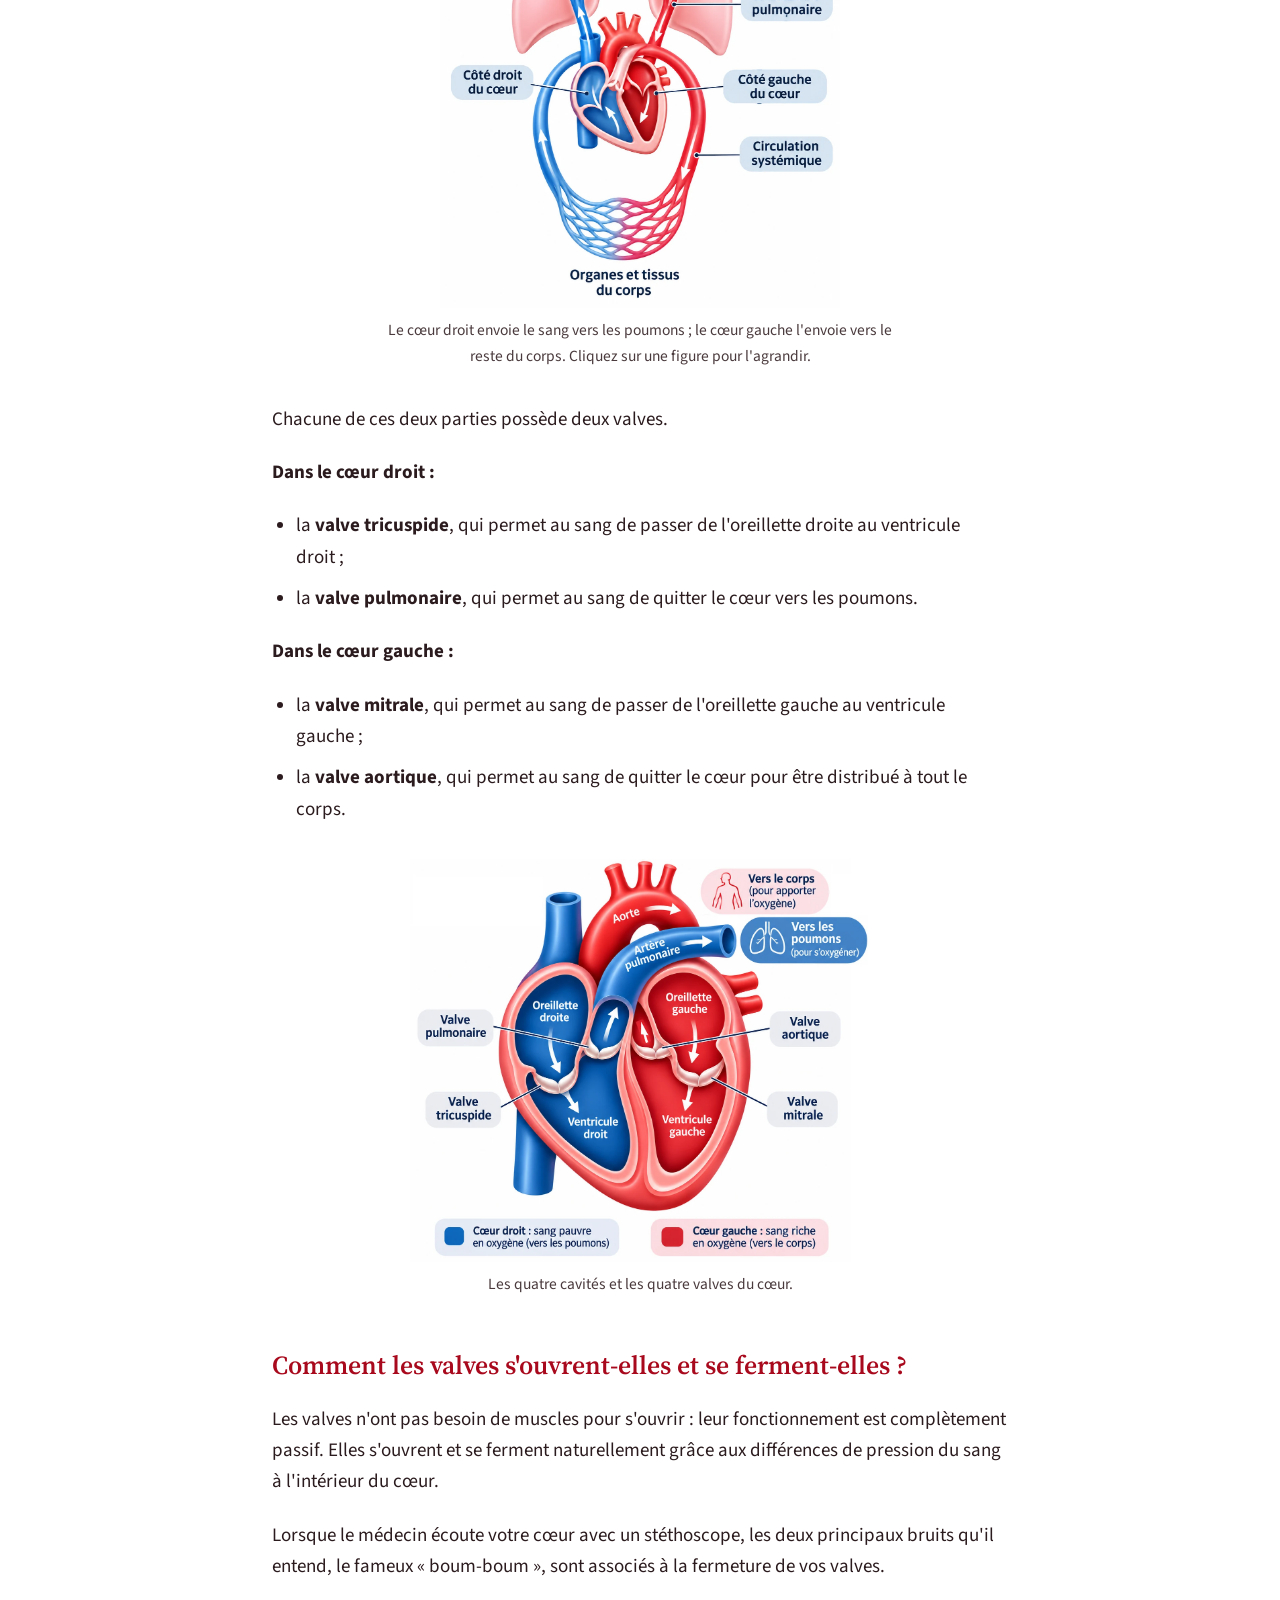
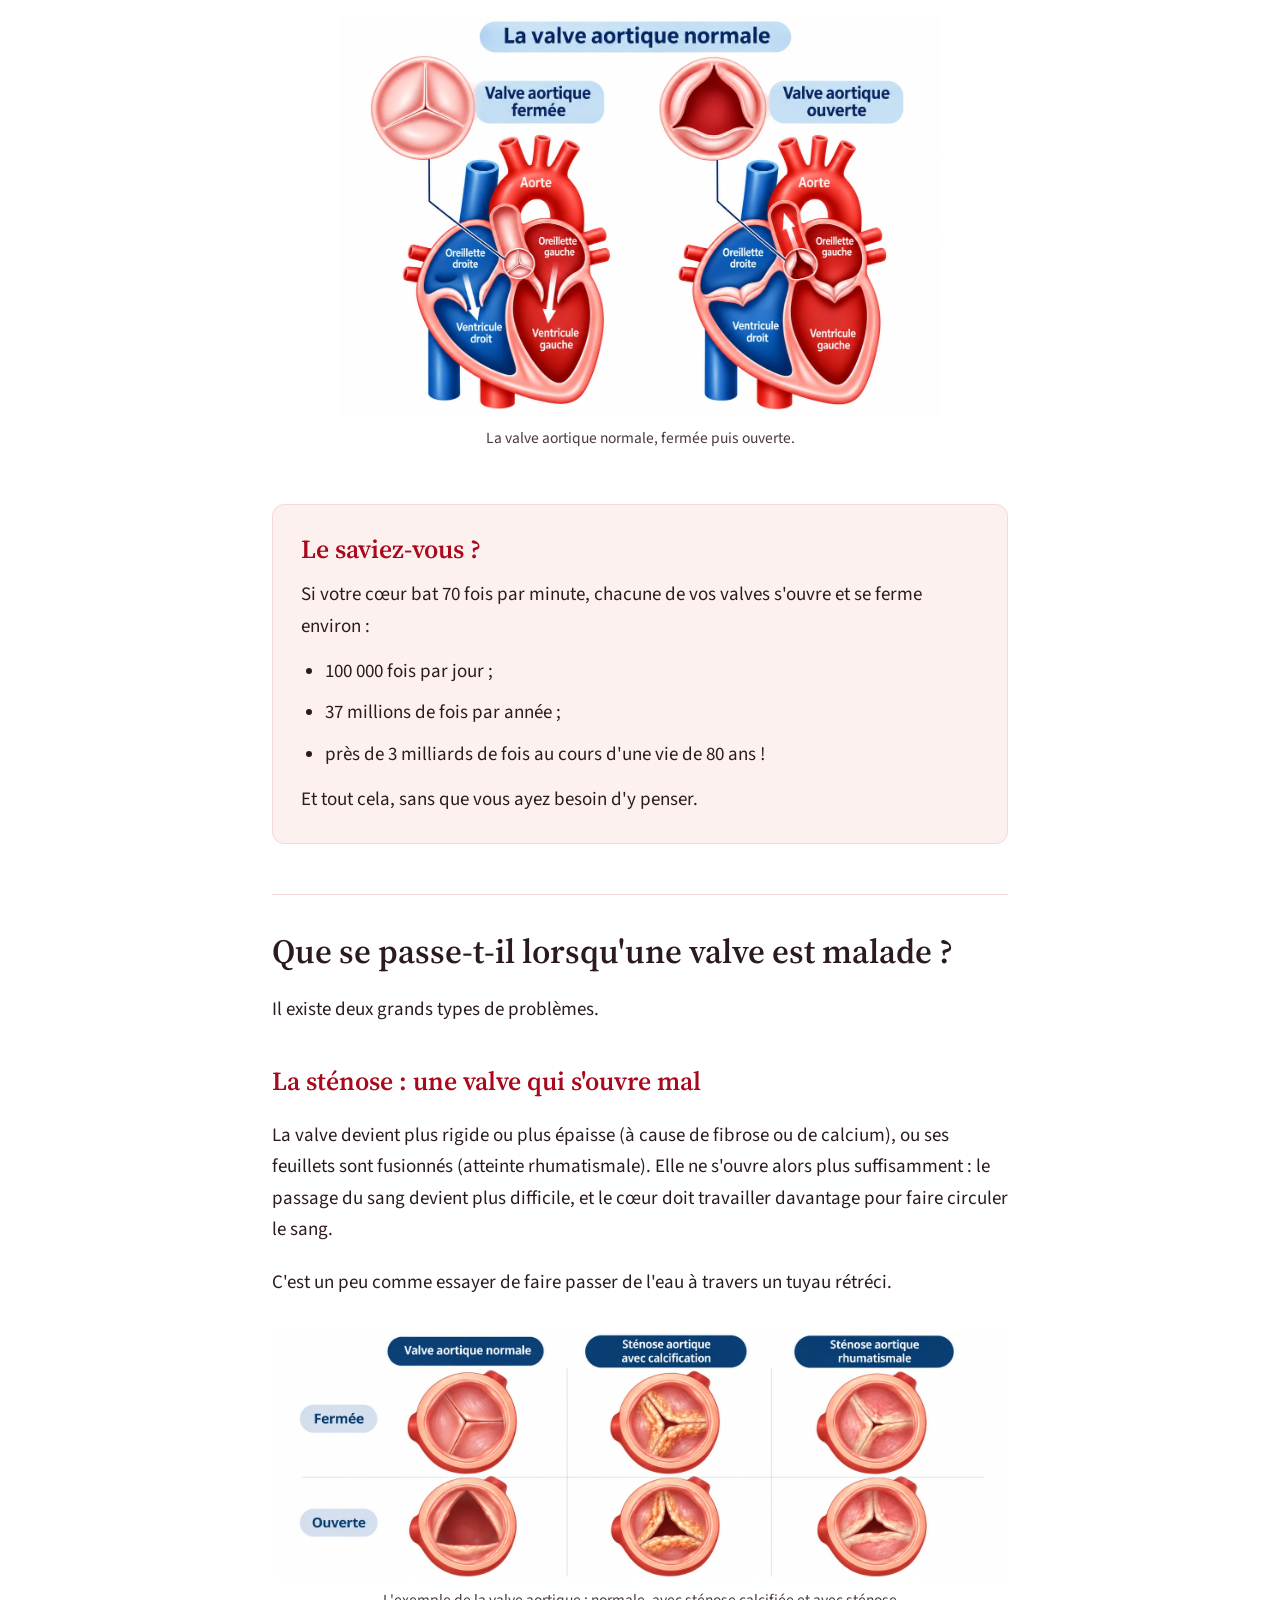
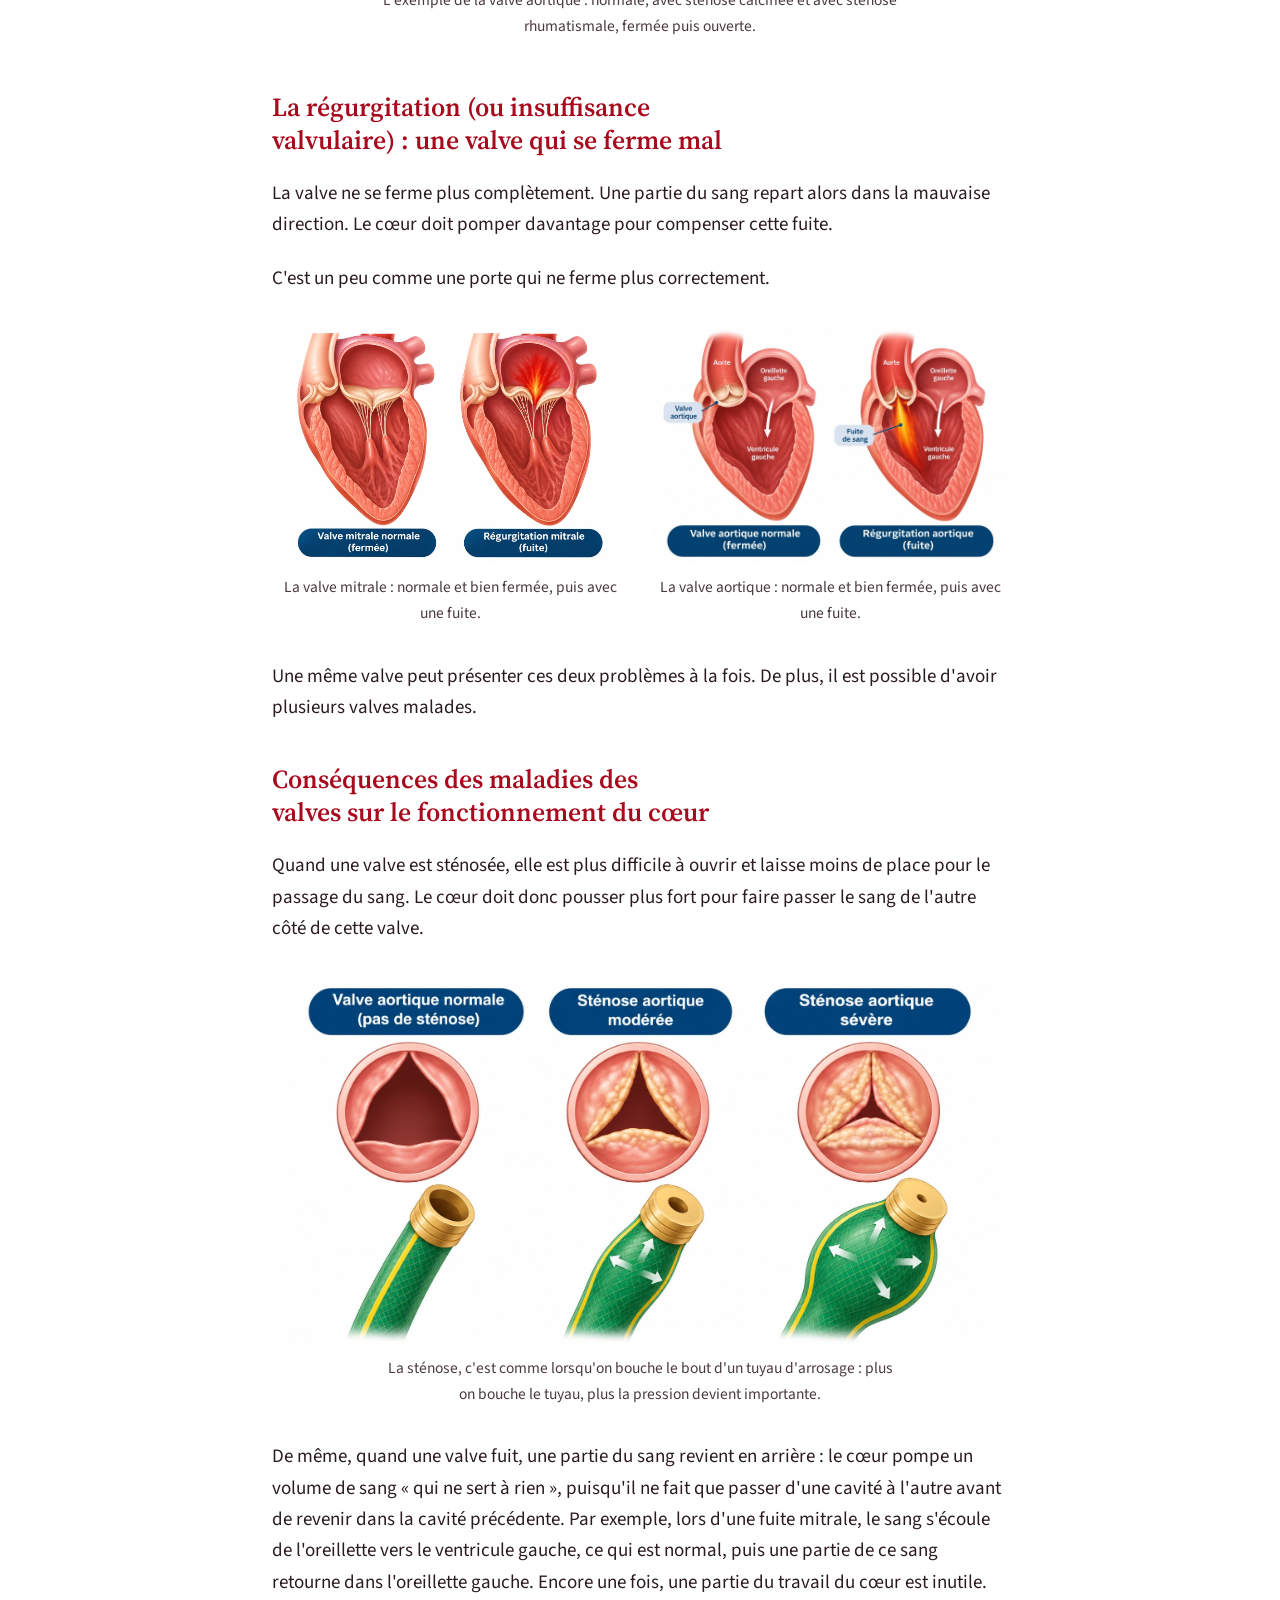
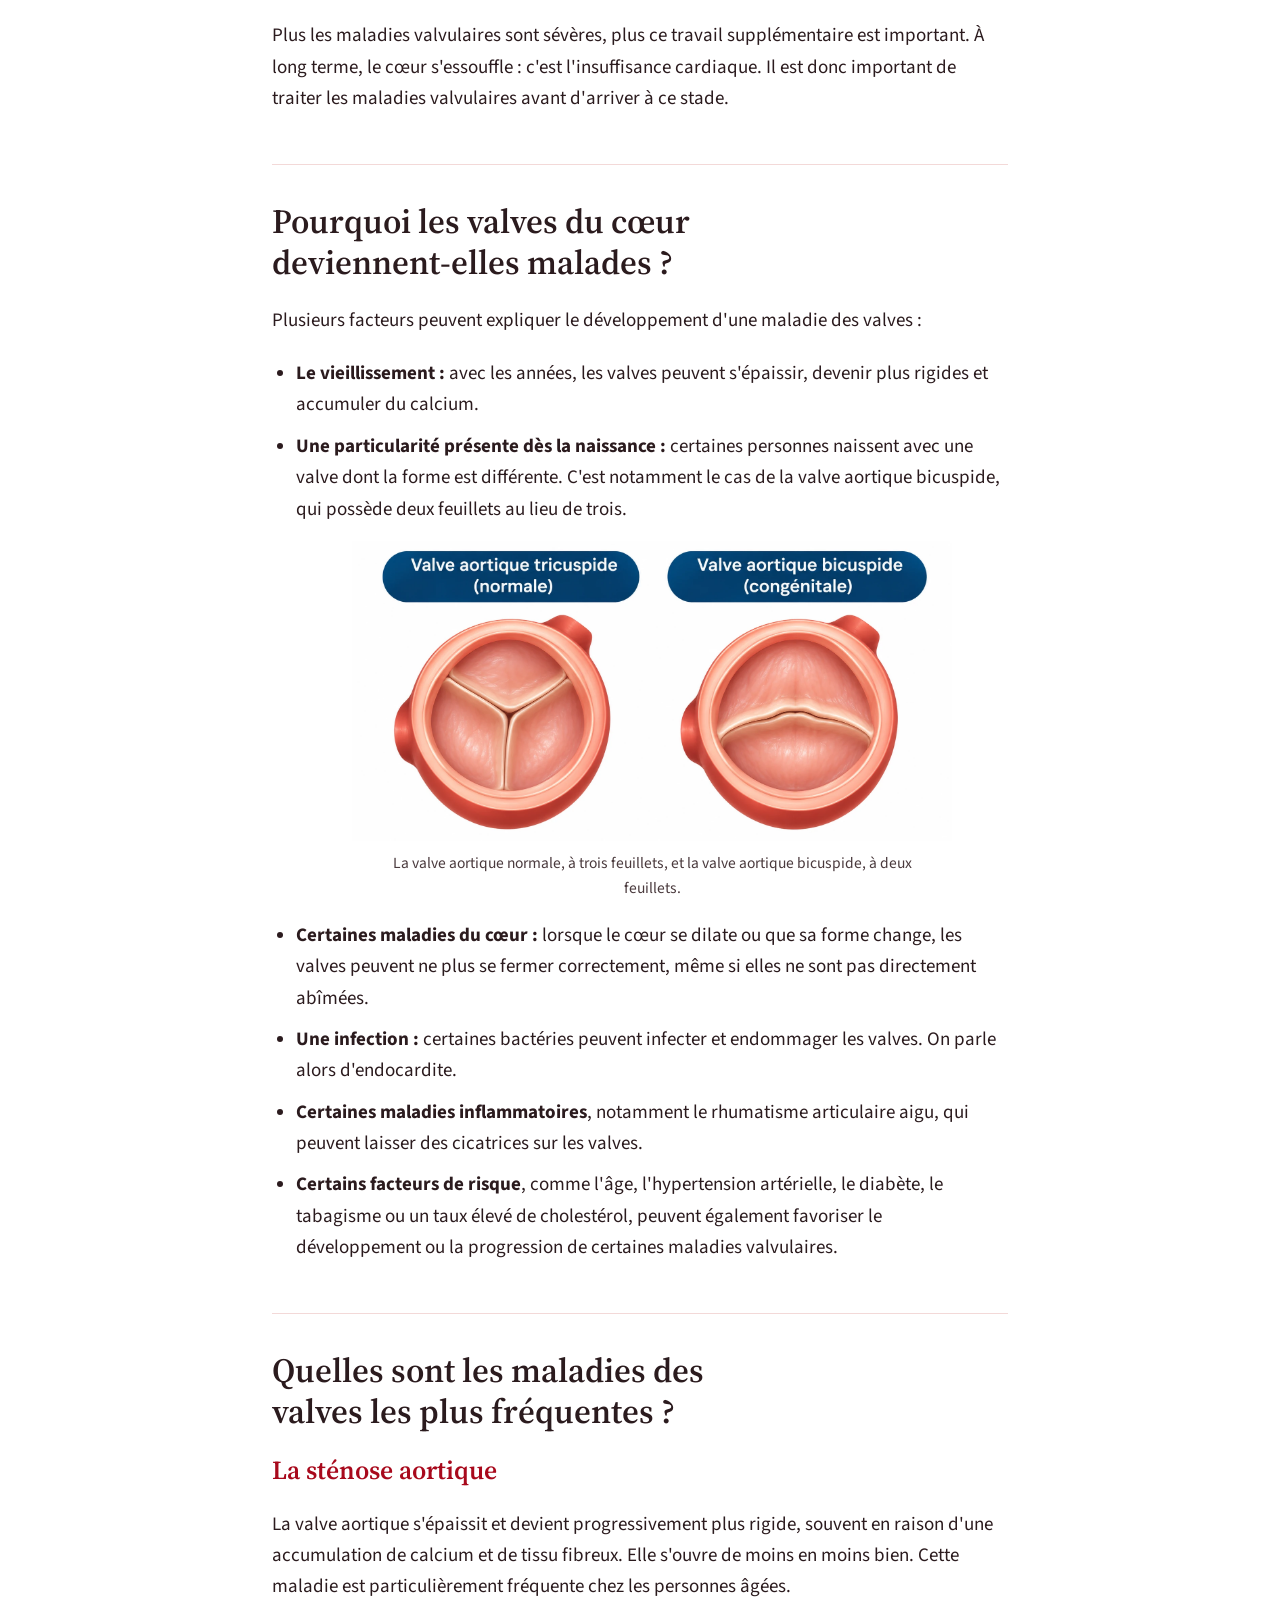
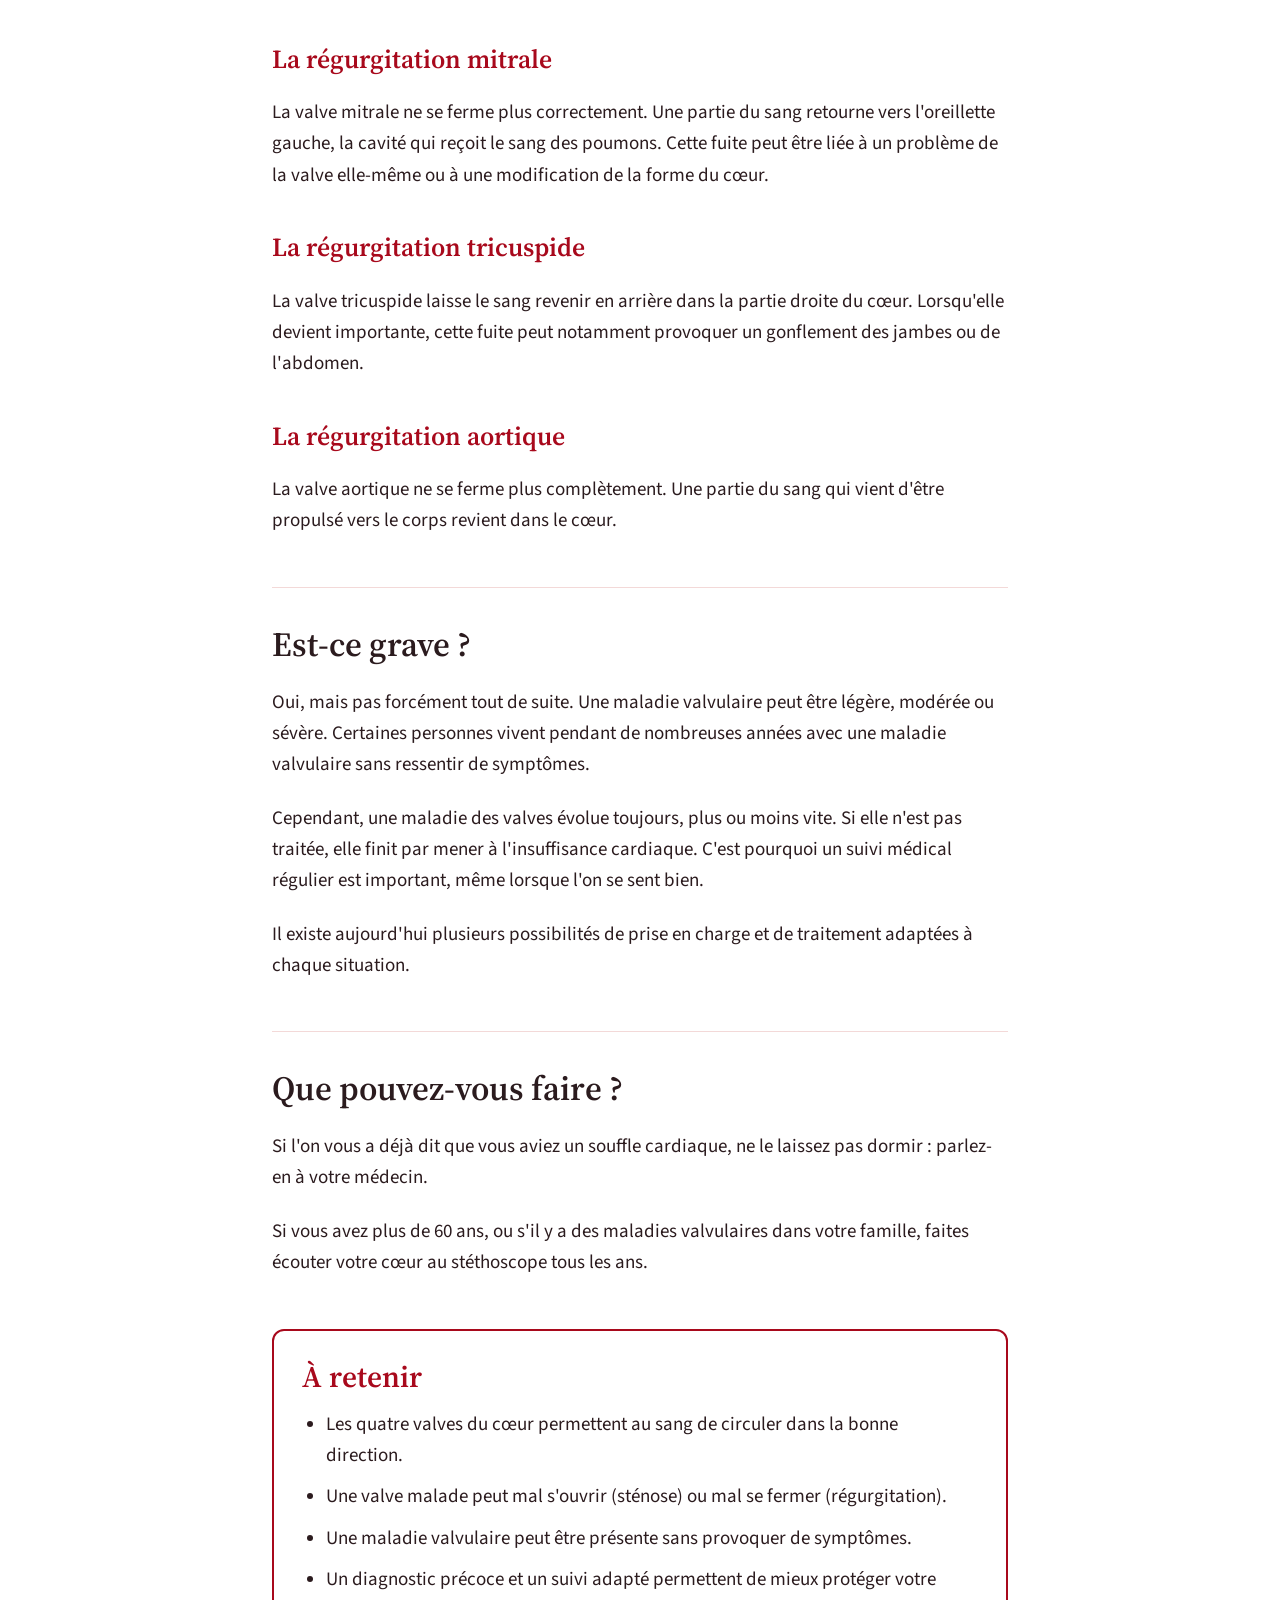
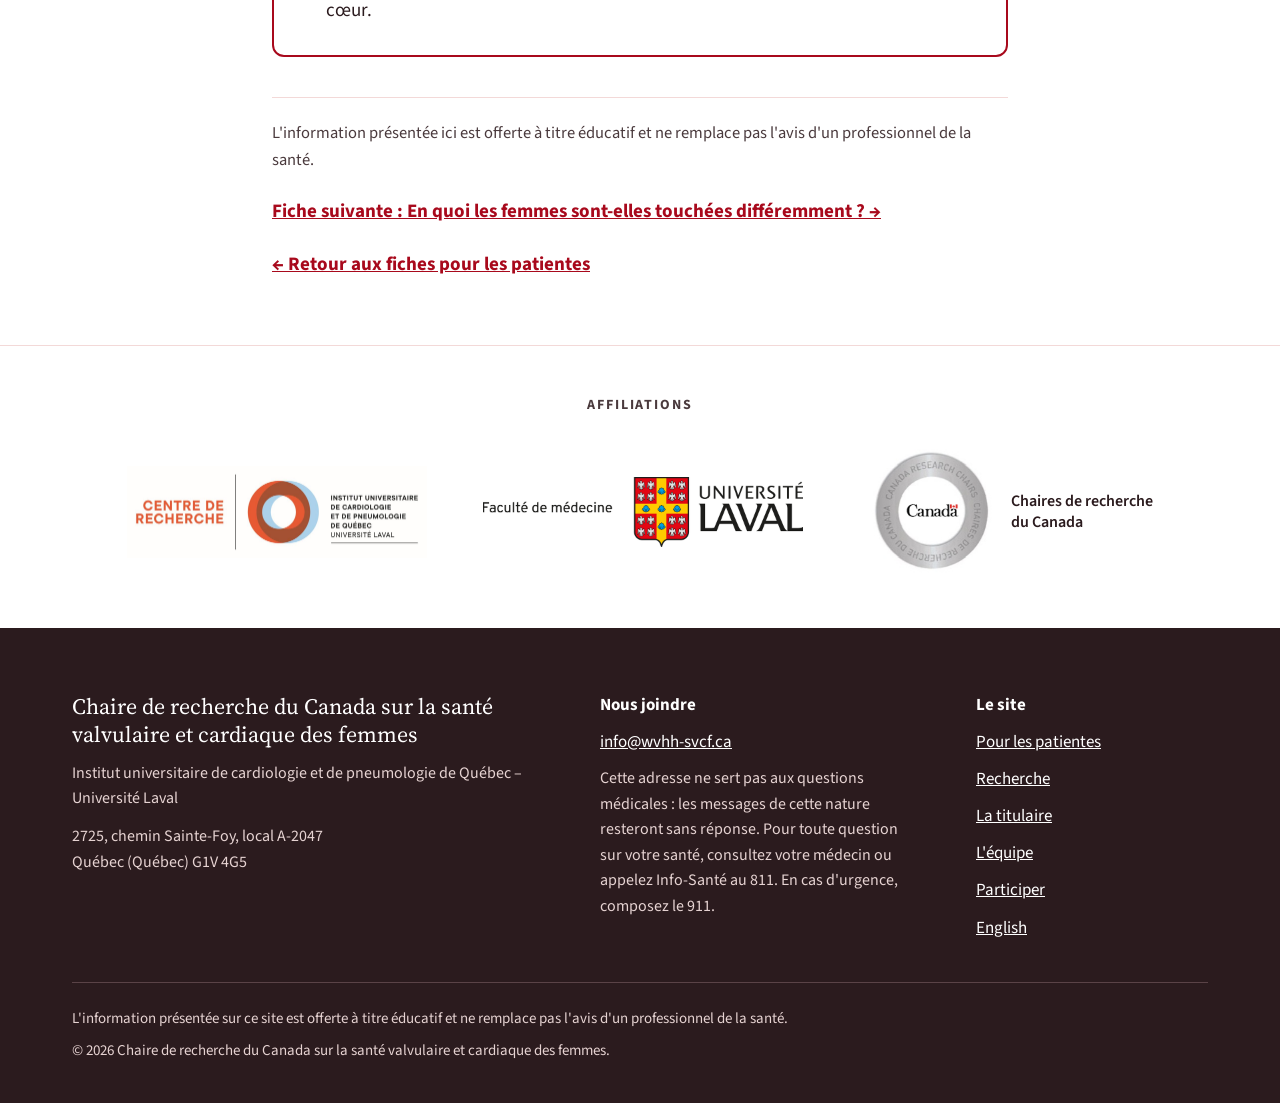
<file: patientes/valves-du-coeur/index.html>
<!doctype html>
<html lang="fr-CA">
<head>
<meta charset="utf-8">
<meta name="viewport" content="width=device-width, initial-scale=1">
<title>Qu'est-ce qu'une maladie des valves du cœur ? – Chaire sur la santé valvulaire et cardiaque des femmes</title>
<meta name="description" content="À quoi servent les quatre valves du cœur et comment elles fonctionnent, expliqué simplement par la Chaire de recherche du Canada sur la santé valvulaire et cardiaque des femmes.">
<link rel="canonical" href="https://wvhh-svcf.ca/patientes/valves-du-coeur/">
<link rel="alternate" hreflang="fr" href="https://wvhh-svcf.ca/patientes/valves-du-coeur/">
<link rel="alternate" hreflang="en" href="https://wvhh-svcf.ca/en/patients/heart-valves/">
<meta property="og:type" content="article">
<meta property="og:locale" content="fr_CA">
<meta property="og:url" content="https://wvhh-svcf.ca/patientes/valves-du-coeur/">
<meta property="og:title" content="Qu'est-ce qu'une maladie des valves du cœur ?">
<meta property="og:image" content="https://wvhh-svcf.ca/images/partage.jpg">
<link rel="icon" href="../../favicon.ico" sizes="any">
<link rel="apple-touch-icon" href="../../apple-touch-icon.png">
<link rel="preconnect" href="https://fonts.googleapis.com">
<link rel="preconnect" href="https://fonts.gstatic.com" crossorigin>
<link rel="stylesheet" href="https://fonts.googleapis.com/css2?family=Source+Sans+3:wght@400;600;700&amp;family=Source+Serif+4:opsz,wght@8..60,400;8..60,600&amp;display=swap">
<link rel="stylesheet" href="../../styles.css">
</head>
<body>
<a class="saut" href="#contenu">Aller au contenu</a>

<header class="entete">
<div class="conteneur">
<a class="marque" href="../../">
<img src="../../images/coeur.jpg" alt="" width="64" height="59">
<span class="marque-texte">
<span class="marque-programme">Chaire de recherche du Canada</span>
<span class="marque-nom">Santé valvulaire et cardiaque des femmes</span>
</span>
</a>
<nav class="menu" aria-label="Navigation principale">
<a href="../../#patientes">Pour les patientes</a>
<a href="../../#recherche">Recherche</a>
<a href="../../#titulaire">La titulaire</a>
<a href="../../#participer">Participer</a>
<a href="#contact">Contact</a>
<a class="langue" href="../../en/patients/heart-valves/" lang="en" hreflang="en">English</a>
</nav>
</div>
</header>

<main id="contenu">

<div class="fiche-entete">
<div class="conteneur">
<p class="fil"><a href="../../">Accueil</a> › <a href="../../#patientes">Pour les patientes</a></p>
<p class="surtitre">Fiche d'information</p>
<h1>Qu'est-ce qu'une maladie des valves du cœur&nbsp;?</h1>
</div>
</div>

<article class="fiche">

<nav class="sommaire" aria-labelledby="sommaire-titre">
<p id="sommaire-titre" class="surtitre">Dans cette fiche</p>
<ol>
<li><a href="#valve">Comment fonctionnent les valves du cœur&nbsp;?</a></li>
<li><a href="#valve-malade">Que se passe-t-il lorsqu'une valve est malade&nbsp;?</a></li>
<li><a href="#causes">Pourquoi les valves du cœur deviennent-elles malades&nbsp;?</a></li>
<li><a href="#maladies-frequentes">Quelles sont les maladies des valves les plus fréquentes&nbsp;?</a></li>
<li><a href="#gravite">Est-ce grave&nbsp;?</a></li>
<li><a href="#agir">Que pouvez-vous faire&nbsp;?</a></li>
<li><a href="#a-retenir"><strong>À retenir</strong></a></li>
</ol>
</nav>

<h2 id="valve">Comment fonctionnent les valves du cœur&nbsp;?</h2>

<p>Notre cœur est une formidable pompe qui fait circuler le sang dans tout notre corps. Il permet ainsi d'apporter de l'oxygène et des nutriments à chacun de nos organes.</p>
<p>À l'intérieur du cœur, il existe quatre cavités et quatre valves.</p>

<h3>Qu'est-ce qu'une valve&nbsp;?</h3>
<p>Une valve est une structure composée de petites membranes souples, appelées feuillets, qui s'ouvrent et se ferment à chaque battement du cœur.</p>
<p>Les valves fonctionnent comme des portes à sens unique&nbsp;: elles s'ouvrent pour laisser passer le sang et se referment pour l'empêcher de revenir en arrière. Elles permettent ainsi au sang de toujours circuler dans la bonne direction.</p>

<h3>Les quatre valves du cœur</h3>
<p>Notre cœur est composé de deux parties&nbsp;: le cœur droit, qui envoie le sang vers les poumons pour qu'il se charge en oxygène, et le cœur gauche, qui distribue le sang riche en oxygène à l'ensemble du corps.</p>

<figure>
<a href="../../images/fiches/circulation.webp" aria-label="Agrandir la figure"><img src="../../images/fiches/circulation.webp" width="1218" height="1291" loading="lazy" alt="Schéma de la circulation sanguine&nbsp;: le côté droit du cœur envoie le sang vers les poumons (circulation pulmonaire), le côté gauche l'envoie vers les organes et les tissus du corps (circulation systémique)."></a>
<figcaption>Le cœur droit envoie le sang vers les poumons&nbsp;; le cœur gauche l'envoie vers le reste du corps. Cliquez sur une figure pour l'agrandir.</figcaption>
</figure>

<p>Chacune de ces deux parties possède deux valves.</p>
<p><strong>Dans le cœur droit&nbsp;:</strong></p>
<ul>
<li>la <strong>valve tricuspide</strong>, qui permet au sang de passer de l'oreillette droite au ventricule droit&nbsp;;</li>
<li>la <strong>valve pulmonaire</strong>, qui permet au sang de quitter le cœur vers les poumons.</li>
</ul>
<p><strong>Dans le cœur gauche&nbsp;:</strong></p>
<ul>
<li>la <strong>valve mitrale</strong>, qui permet au sang de passer de l'oreillette gauche au ventricule gauche&nbsp;;</li>
<li>la <strong>valve aortique</strong>, qui permet au sang de quitter le cœur pour être distribué à tout le corps.</li>
</ul>

<figure class="moyenne">
<a href="../../images/fiches/coeur-valves.webp" aria-label="Agrandir la figure"><img src="../../images/fiches/coeur-valves.webp" width="1370" height="1199" loading="lazy" alt="Coupe du cœur montrant les quatre cavités (oreillettes et ventricules, droits et gauches) et les quatre valves&nbsp;: tricuspide et pulmonaire à droite, mitrale et aortique à gauche."></a>
<figcaption>Les quatre cavités et les quatre valves du cœur.</figcaption>
</figure>

<h3>Comment les valves s'ouvrent-elles et se ferment-elles&nbsp;?</h3>
<p>Les valves n'ont pas besoin de muscles pour s'ouvrir&nbsp;: leur fonctionnement est complètement passif. Elles s'ouvrent et se ferment naturellement grâce aux différences de pression du sang à l'intérieur du cœur.</p>
<p>Lorsque le médecin écoute votre cœur avec un stéthoscope, les deux principaux bruits qu'il entend, le fameux «&nbsp;boum-boum&nbsp;», sont associés à la fermeture de vos valves.</p>

<figure class="large">
<a href="../../images/fiches/valve-aortique-normale.webp" aria-label="Agrandir la figure"><img src="../../images/fiches/valve-aortique-normale.webp" width="1400" height="933" loading="lazy" alt="La valve aortique normale&nbsp;: à gauche, la valve fermée pendant que les ventricules se remplissent&nbsp;; à droite, la valve ouverte pendant que le sang est éjecté vers l'aorte."></a>
<figcaption>La valve aortique normale, fermée puis ouverte.</figcaption>
</figure>

<aside class="saviez-vous" aria-labelledby="saviez-vous-titre">
<h3 id="saviez-vous-titre">Le saviez-vous&nbsp;?</h3>
<p>Si votre cœur bat 70 fois par minute, chacune de vos valves s'ouvre et se ferme environ&nbsp;:</p>
<ul>
<li>100 000 fois par jour&nbsp;;</li>
<li>37 millions de fois par année&nbsp;;</li>
<li>près de 3 milliards de fois au cours d'une vie de 80 ans&nbsp;!</li>
</ul>
<p>Et tout cela, sans que vous ayez besoin d'y penser.</p>
</aside>

<h2 class="partie" id="valve-malade">Que se passe-t-il lorsqu'une valve est malade&nbsp;?</h2>
<p>Il existe deux grands types de problèmes.</p>

<h3>La sténose&nbsp;: une valve qui s'ouvre mal</h3>
<p>La valve devient plus rigide ou plus épaisse (à cause de fibrose ou de calcium), ou ses feuillets sont fusionnés (atteinte rhumatismale). Elle ne s'ouvre alors plus suffisamment&nbsp;: le passage du sang devient plus difficile, et le cœur doit travailler davantage pour faire circuler le sang.</p>
<p>C'est un peu comme essayer de faire passer de l'eau à travers un tuyau rétréci.</p>

<figure class="pleine">
<a href="../../images/fiches/stenose-aortique.webp" aria-label="Agrandir la figure"><img src="../../images/fiches/stenose-aortique.webp" width="1800" height="600" loading="lazy" alt="Comparaison de trois valves aortiques vues du dessus, fermées puis ouvertes&nbsp;: la valve normale s'ouvre largement&nbsp;; la valve avec sténose et calcification et la valve avec sténose rhumatismale ne laissent qu'une ouverture étroite."></a>
<figcaption>L'exemple de la valve aortique&nbsp;: normale, avec sténose calcifiée et avec sténose rhumatismale, fermée puis ouverte.</figcaption>
</figure>

<h3>La régurgitation (ou insuffisance valvulaire)&nbsp;: une valve qui se ferme mal</h3>
<p>La valve ne se ferme plus complètement. Une partie du sang repart alors dans la mauvaise direction. Le cœur doit pomper davantage pour compenser cette fuite.</p>
<p>C'est un peu comme une porte qui ne ferme plus correctement.</p>

<div class="figures-duo">
<figure>
<a href="../../images/fiches/regurgitation-mitrale.webp" aria-label="Agrandir la figure"><img src="../../images/fiches/regurgitation-mitrale.webp" width="1400" height="933" loading="lazy" alt="Deux coupes du cœur gauche&nbsp;: à gauche, une valve mitrale normale, bien fermée&nbsp;; à droite, une régurgitation mitrale, où la valve mal fermée laisse refluer du sang vers l'oreillette."></a>
<figcaption>La valve mitrale&nbsp;: normale et bien fermée, puis avec une fuite.</figcaption>
</figure>
<figure>
<a href="../../images/fiches/regurgitation-aortique.webp" aria-label="Agrandir la figure"><img src="../../images/fiches/regurgitation-aortique.webp" width="1536" height="1024" loading="lazy" alt="Deux coupes du cœur gauche&nbsp;: à gauche, une valve aortique normale, bien fermée pendant que le ventricule se remplit&nbsp;; à droite, une régurgitation aortique, où la valve mal fermée laisse du sang revenir de l'aorte vers le ventricule gauche."></a>
<figcaption>La valve aortique&nbsp;: normale et bien fermée, puis avec une fuite.</figcaption>
</figure>
</div>

<p>Une même valve peut présenter ces deux problèmes à la fois. De plus, il est possible d'avoir plusieurs valves malades.</p>

<h3>Conséquences des maladies des valves sur le fonctionnement du cœur</h3>
<p>Quand une valve est sténosée, elle est plus difficile à ouvrir et laisse moins de place pour le passage du sang. Le cœur doit donc pousser plus fort pour faire passer le sang de l'autre côté de cette valve.</p>

<figure class="pleine">
<a href="../../images/fiches/stenose-tuyau-arrosage.webp" aria-label="Agrandir la figure"><img src="../../images/fiches/stenose-tuyau-arrosage.webp" width="1774" height="887" loading="lazy" alt="Trois valves aortiques ouvertes, de plus en plus rétrécies&nbsp;: normale, sténose modérée, sténose sévère. Sous chacune, un tuyau d'arrosage dont l'embout est de plus en plus bouché&nbsp;: le tuyau gonfle sous la pression."></a>
<figcaption>La sténose, c'est comme lorsqu'on bouche le bout d'un tuyau d'arrosage&nbsp;: plus on bouche le tuyau, plus la pression devient importante.</figcaption>
</figure>

<p>De même, quand une valve fuit, une partie du sang revient en arrière&nbsp;: le cœur pompe un volume de sang «&nbsp;qui ne sert à rien&nbsp;», puisqu'il ne fait que passer d'une cavité à l'autre avant de revenir dans la cavité précédente. Par exemple, lors d'une fuite mitrale, le sang s'écoule de l'oreillette vers le ventricule gauche, ce qui est normal, puis une partie de ce sang retourne dans l'oreillette gauche. Encore une fois, une partie du travail du cœur est inutile.</p>
<p>Plus les maladies valvulaires sont sévères, plus ce travail supplémentaire est important. À long terme, le cœur s'essouffle&nbsp;: c'est l'insuffisance cardiaque. Il est donc important de traiter les maladies valvulaires avant d'arriver à ce stade.</p>

<h2 class="partie" id="causes">Pourquoi les valves du cœur deviennent-elles malades&nbsp;?</h2>
<p>Plusieurs facteurs peuvent expliquer le développement d'une maladie des valves&nbsp;:</p>
<ul>
<li><strong>Le vieillissement&nbsp;:</strong> avec les années, les valves peuvent s'épaissir, devenir plus rigides et accumuler du calcium.</li>
<li><strong>Une particularité présente dès la naissance&nbsp;:</strong> certaines personnes naissent avec une valve dont la forme est différente. C'est notamment le cas de la valve aortique bicuspide, qui possède deux feuillets au lieu de trois.
<figure class="large">
<a href="../../images/fiches/valve-aortique-bicuspide.webp" aria-label="Agrandir la figure"><img src="../../images/fiches/valve-aortique-bicuspide.webp" width="1774" height="887" loading="lazy" alt="Deux valves aortiques vues du dessus&nbsp;: à gauche, une valve normale à trois feuillets (tricuspide)&nbsp;; à droite, une valve bicuspide, présente dès la naissance, qui n'a que deux feuillets."></a>
<figcaption>La valve aortique normale, à trois feuillets, et la valve aortique bicuspide, à deux feuillets.</figcaption>
</figure>
</li>
<li><strong>Certaines maladies du cœur&nbsp;:</strong> lorsque le cœur se dilate ou que sa forme change, les valves peuvent ne plus se fermer correctement, même si elles ne sont pas directement abîmées.</li>
<li><strong>Une infection&nbsp;:</strong> certaines bactéries peuvent infecter et endommager les valves. On parle alors d'endocardite.</li>
<li><strong>Certaines maladies inflammatoires</strong>, notamment le rhumatisme articulaire aigu, qui peuvent laisser des cicatrices sur les valves.</li>
<li><strong>Certains facteurs de risque</strong>, comme l'âge, l'hypertension artérielle, le diabète, le tabagisme ou un taux élevé de cholestérol, peuvent également favoriser le développement ou la progression de certaines maladies valvulaires.</li>
</ul>

<h2 class="partie" id="maladies-frequentes">Quelles sont les maladies des valves les plus fréquentes&nbsp;?</h2>

<h3>La sténose aortique</h3>
<p>La valve aortique s'épaissit et devient progressivement plus rigide, souvent en raison d'une accumulation de calcium et de tissu fibreux. Elle s'ouvre de moins en moins bien. Cette maladie est particulièrement fréquente chez les personnes âgées.</p>

<h3>La régurgitation mitrale</h3>
<p>La valve mitrale ne se ferme plus correctement. Une partie du sang retourne vers l'oreillette gauche, la cavité qui reçoit le sang des poumons. Cette fuite peut être liée à un problème de la valve elle-même ou à une modification de la forme du cœur.</p>

<h3>La régurgitation tricuspide</h3>
<p>La valve tricuspide laisse le sang revenir en arrière dans la partie droite du cœur. Lorsqu'elle devient importante, cette fuite peut notamment provoquer un gonflement des jambes ou de l'abdomen.</p>

<h3>La régurgitation aortique</h3>
<p>La valve aortique ne se ferme plus complètement. Une partie du sang qui vient d'être propulsé vers le corps revient dans le cœur.</p>

<h2 class="partie" id="gravite">Est-ce grave&nbsp;?</h2>
<p>Oui, mais pas forcément tout de suite. Une maladie valvulaire peut être légère, modérée ou sévère. Certaines personnes vivent pendant de nombreuses années avec une maladie valvulaire sans ressentir de symptômes.</p>
<p>Cependant, une maladie des valves évolue toujours, plus ou moins vite. Si elle n'est pas traitée, elle finit par mener à l'insuffisance cardiaque. C'est pourquoi un suivi médical régulier est important, même lorsque l'on se sent bien.</p>
<p>Il existe aujourd'hui plusieurs possibilités de prise en charge et de traitement adaptées à chaque situation.</p>

<h2 class="partie" id="agir">Que pouvez-vous faire&nbsp;?</h2>
<p>Si l'on vous a déjà dit que vous aviez un souffle cardiaque, ne le laissez pas dormir&nbsp;: parlez-en à votre médecin.</p>
<p>Si vous avez plus de 60&nbsp;ans, ou s'il y a des maladies valvulaires dans votre famille, faites écouter votre cœur au stéthoscope tous les ans.</p>

<section class="a-retenir" id="a-retenir" aria-labelledby="a-retenir-titre">
<h2 id="a-retenir-titre">À retenir</h2>
<ul>
<li>Les quatre valves du cœur permettent au sang de circuler dans la bonne direction.</li>
<li>Une valve malade peut mal s'ouvrir (sténose) ou mal se fermer (régurgitation).</li>
<li>Une maladie valvulaire peut être présente sans provoquer de symptômes.</li>
<li>Un diagnostic précoce et un suivi adapté permettent de mieux protéger votre cœur.</li>
</ul>
</section>

<p class="note">L'information présentée ici est offerte à titre éducatif et ne remplace pas l'avis d'un professionnel de la santé.</p>
<p><a class="retour" href="../femmes-et-valves/">Fiche suivante&nbsp;: En quoi les femmes sont&#8209;elles touchées différemment&nbsp;? →</a></p>
<p><a class="retour" href="../../#patientes">← Retour aux fiches pour les patientes</a></p>

</article>

</main>

<section class="affiliations" aria-label="Affiliations">
<div class="conteneur">
<p class="surtitre">Affiliations</p>
<div class="logos">
<a href="https://www.iucpq.ca/centre-de-recherche/"><img src="../../images/centre-recherche-iucpq.jpg" width="300" height="92" alt="Centre de recherche de l'Institut universitaire de cardiologie et de pneumologie de Québec – Université Laval"></a>
<a href="https://www.fmed.ulaval.ca"><img src="../../images/ulaval-faculte-medecine.png" width="320" height="70" alt="Université Laval – Faculté de médecine"></a>
<a class="crc" href="https://www.chairs-chaires.gc.ca/home-accueil-fra.aspx"><img src="../../images/chaires-recherche-canada.webp" width="140" height="135" alt="Insigne des Chaires de recherche du Canada, avec le mot-symbole Canada"><span>Chaires de recherche<br>du Canada</span></a>
</div>
</div>
</section>

<footer id="contact" class="pied">
<div class="conteneur">
<div class="pied-colonnes">
<div class="identite">
<p class="nom">Chaire de recherche du Canada sur la santé valvulaire et cardiaque des femmes</p>
<p class="petit-texte">Institut universitaire de cardiologie et de pneumologie de Québec – Université Laval</p>
<p class="petit-texte">2725, chemin Sainte-Foy, local A-2047<br>Québec (Québec) G1V 4G5</p>
</div>
<div class="joindre">
<p class="titre-colonne">Nous joindre</p>
<a href="mailto:info@wvhh-svcf.ca">info@wvhh-svcf.ca</a>
<p class="petit-texte">Cette adresse ne sert pas aux questions médicales : les messages de cette nature resteront sans réponse. Pour toute question sur votre santé, consultez votre médecin ou appelez Info-Santé au 811. En cas d'urgence, composez le 911.</p>
</div>
<div class="plan">
<p class="titre-colonne">Le site</p>
<a href="../../#patientes">Pour les patientes</a>
<a href="../../#recherche">Recherche</a>
<a href="../../#titulaire">La titulaire</a>
<a href="../../#equipe">L'équipe</a>
<a href="../../#participer">Participer</a>
<a href="../../en/patients/heart-valves/" lang="en" hreflang="en">English</a>
</div>
</div>
<div class="pied-bas">
<p>L'information présentée sur ce site est offerte à titre éducatif et ne remplace pas l'avis d'un professionnel de la santé.</p>
<p>© 2026 Chaire de recherche du Canada sur la santé valvulaire et cardiaque des femmes.</p>
</div>
</div>
</footer>

</body>
</html>
</file>
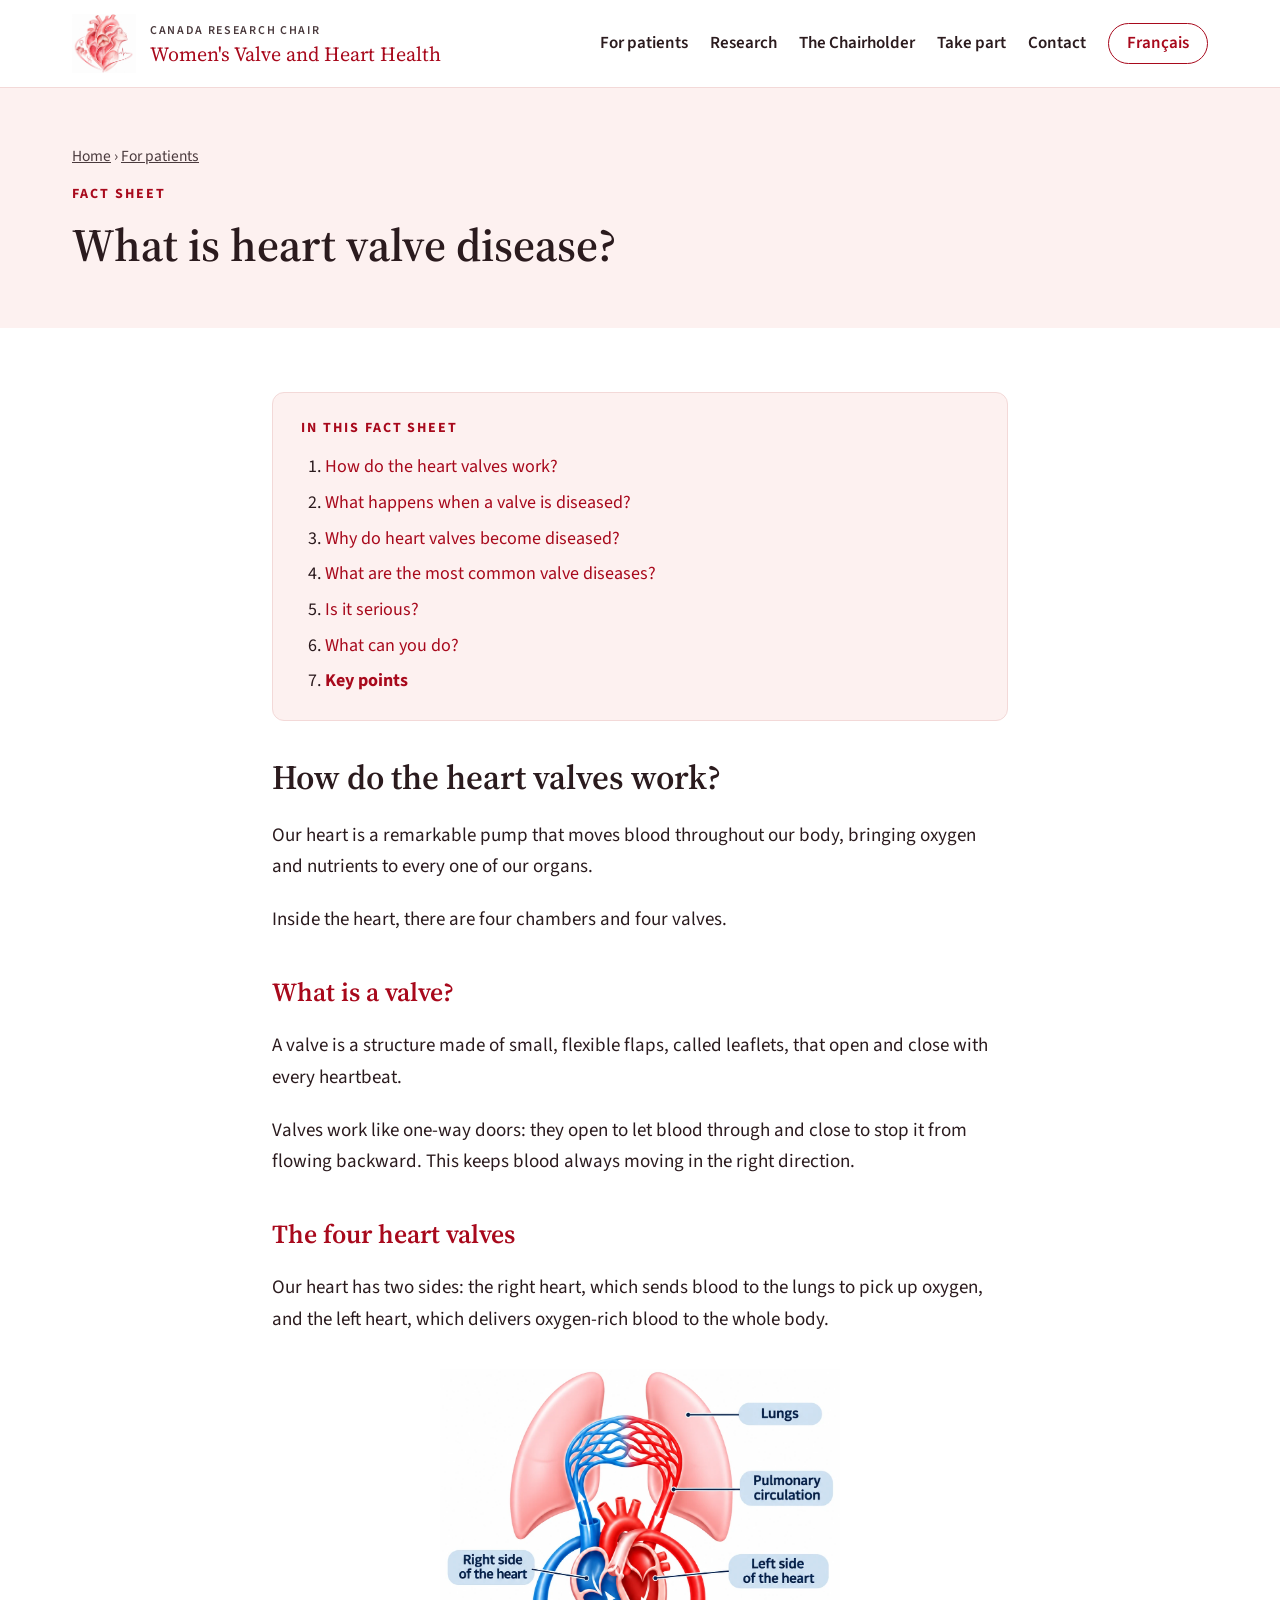
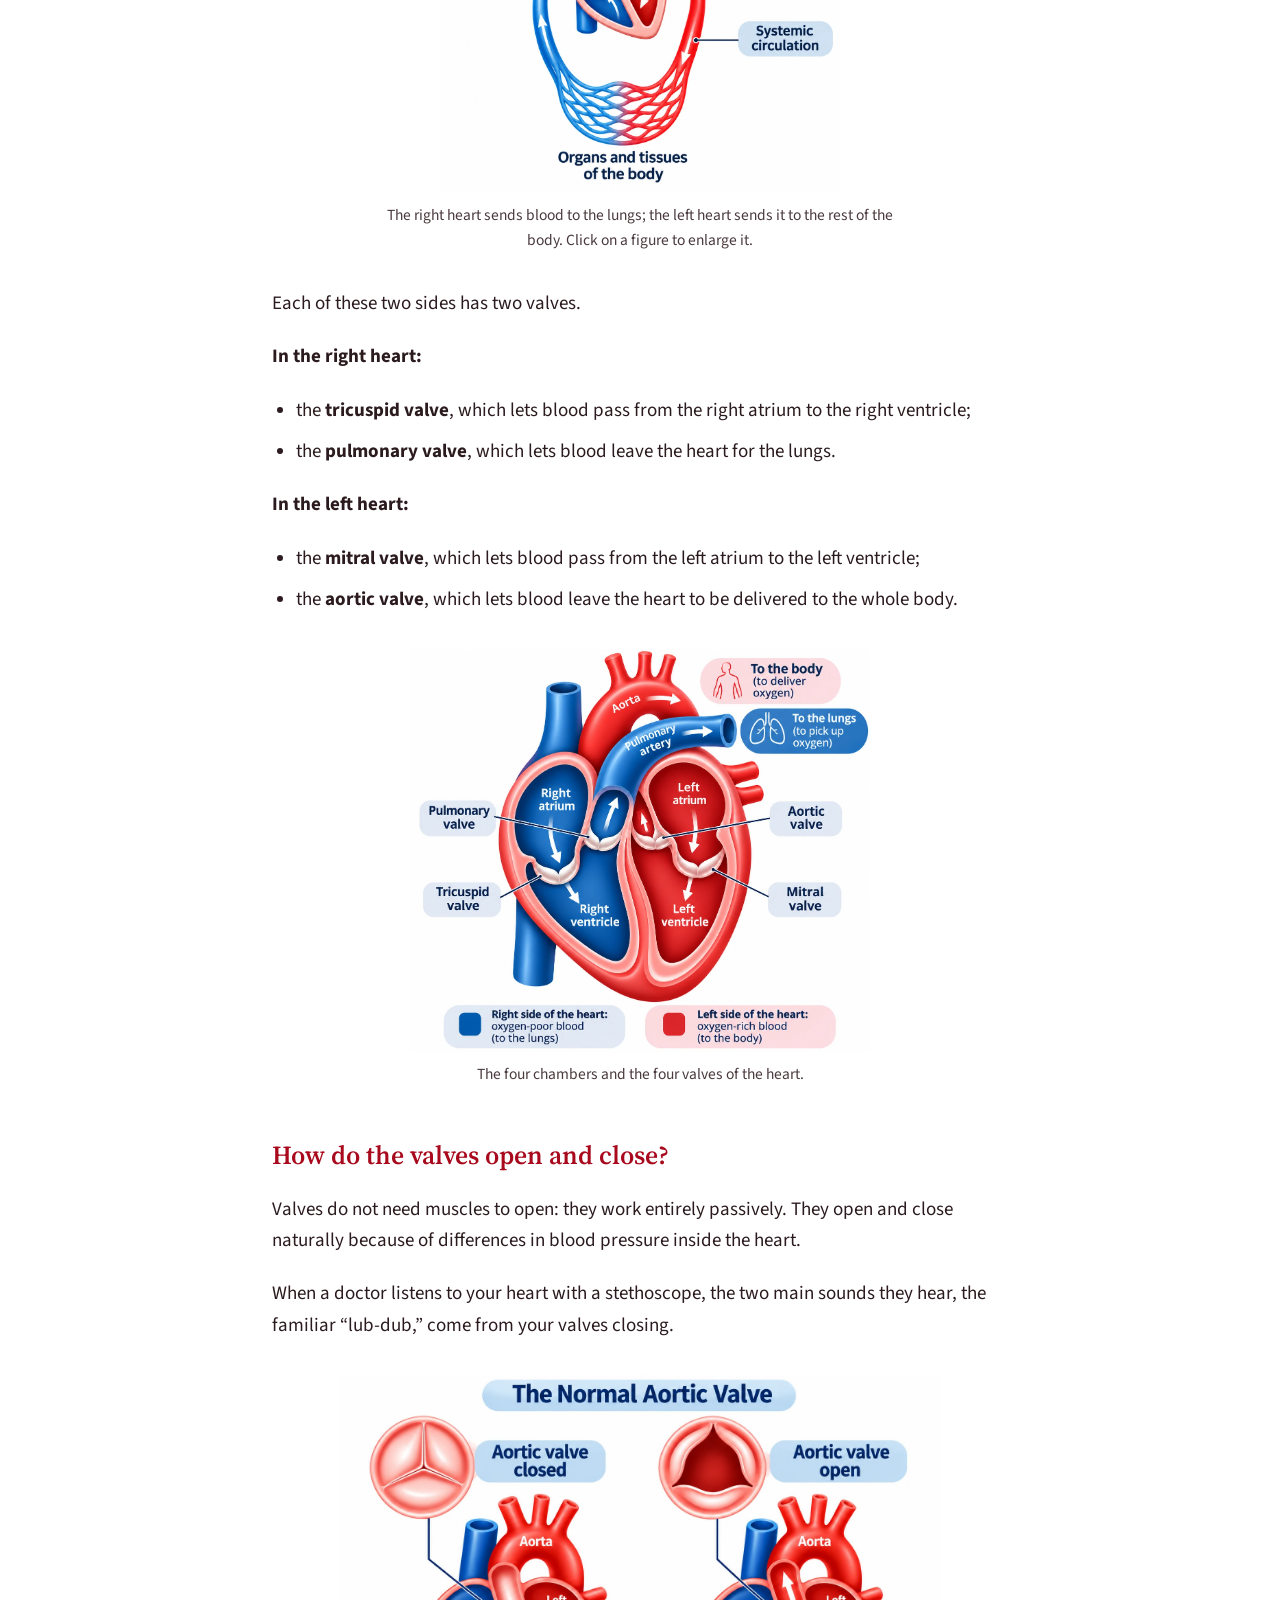
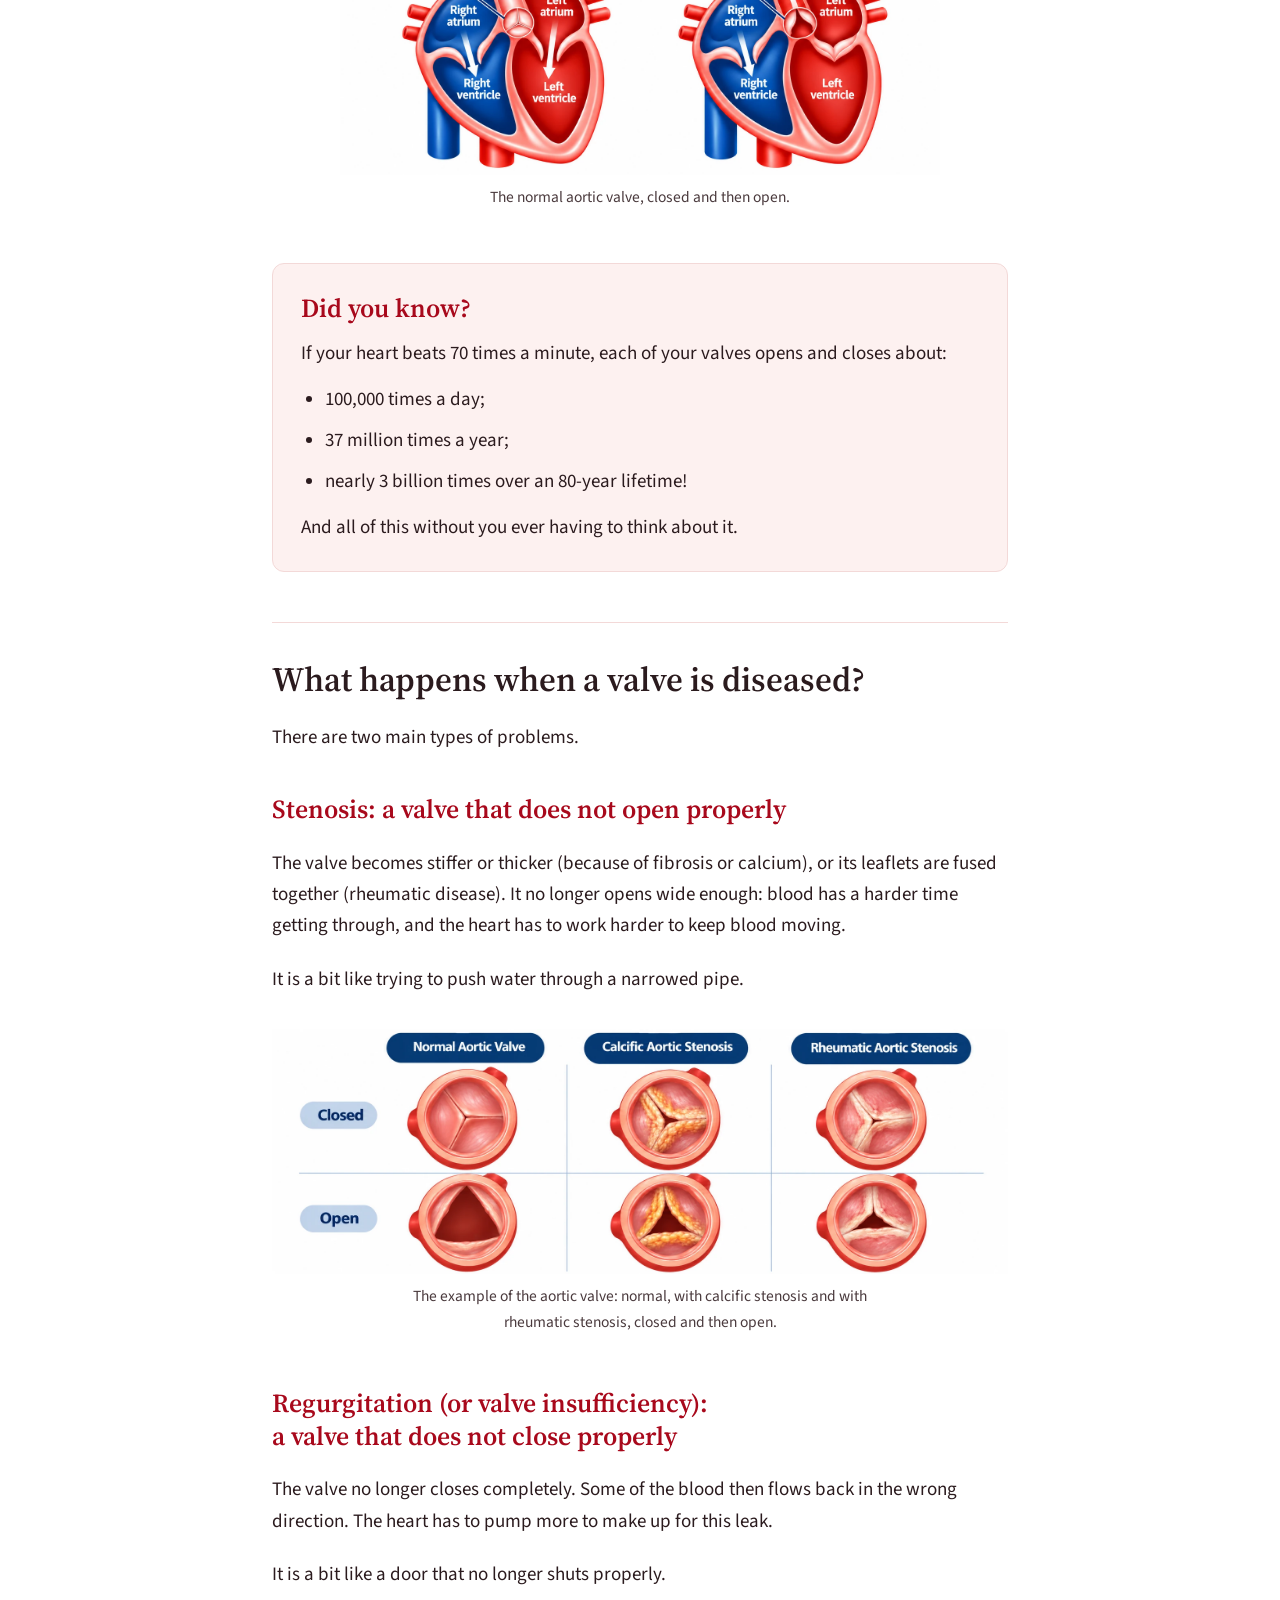
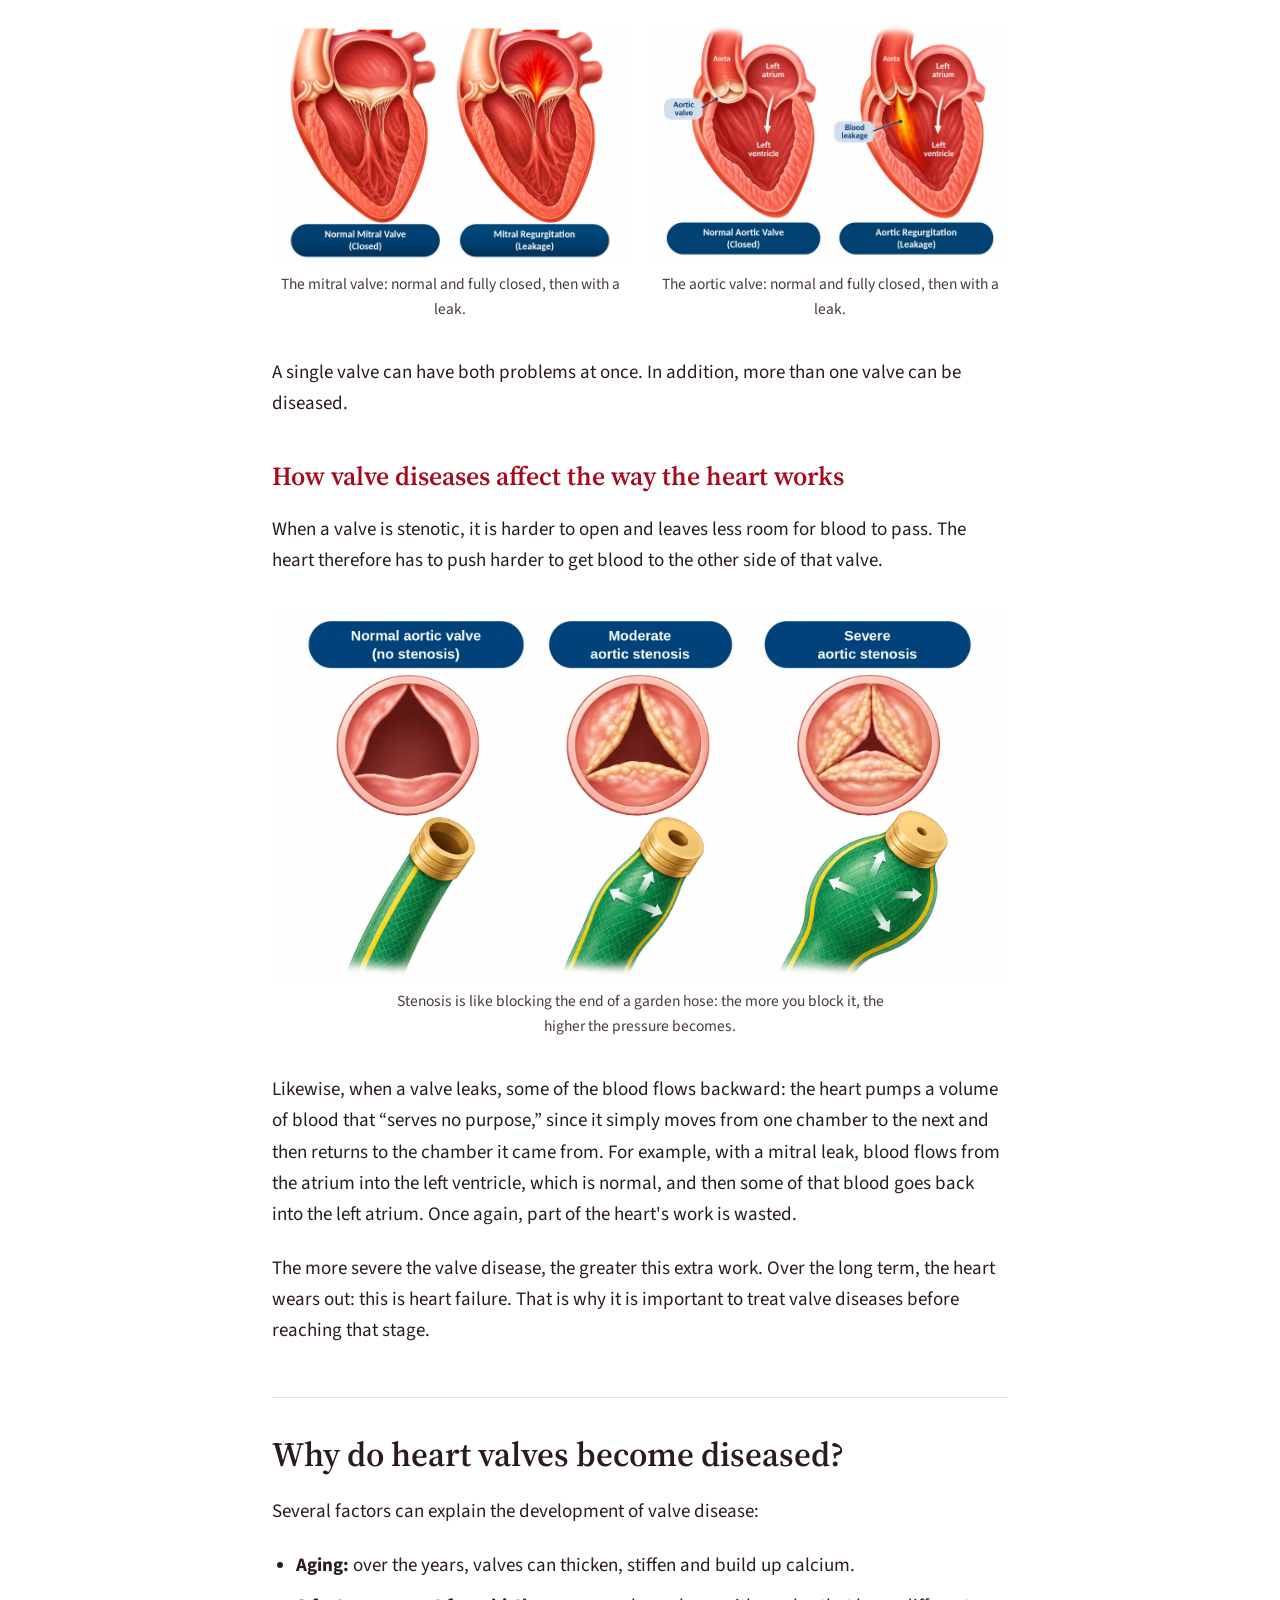
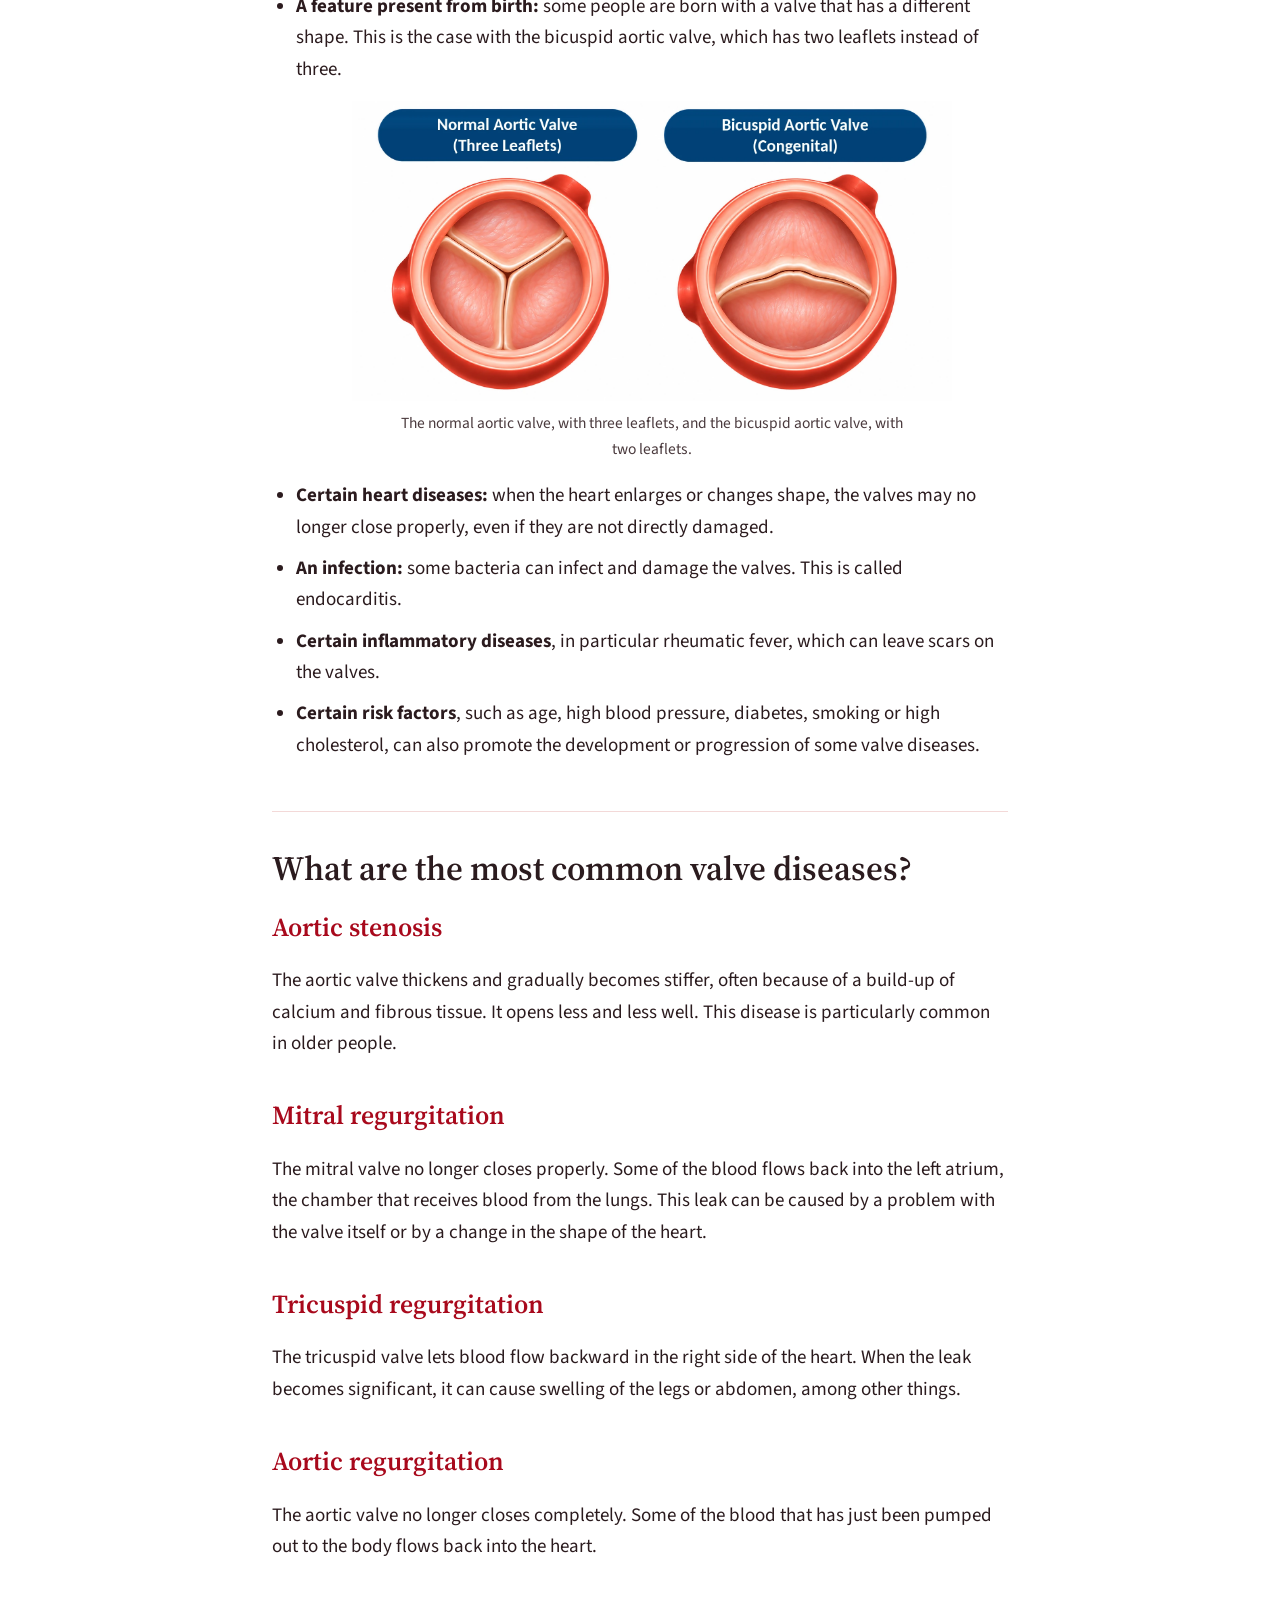
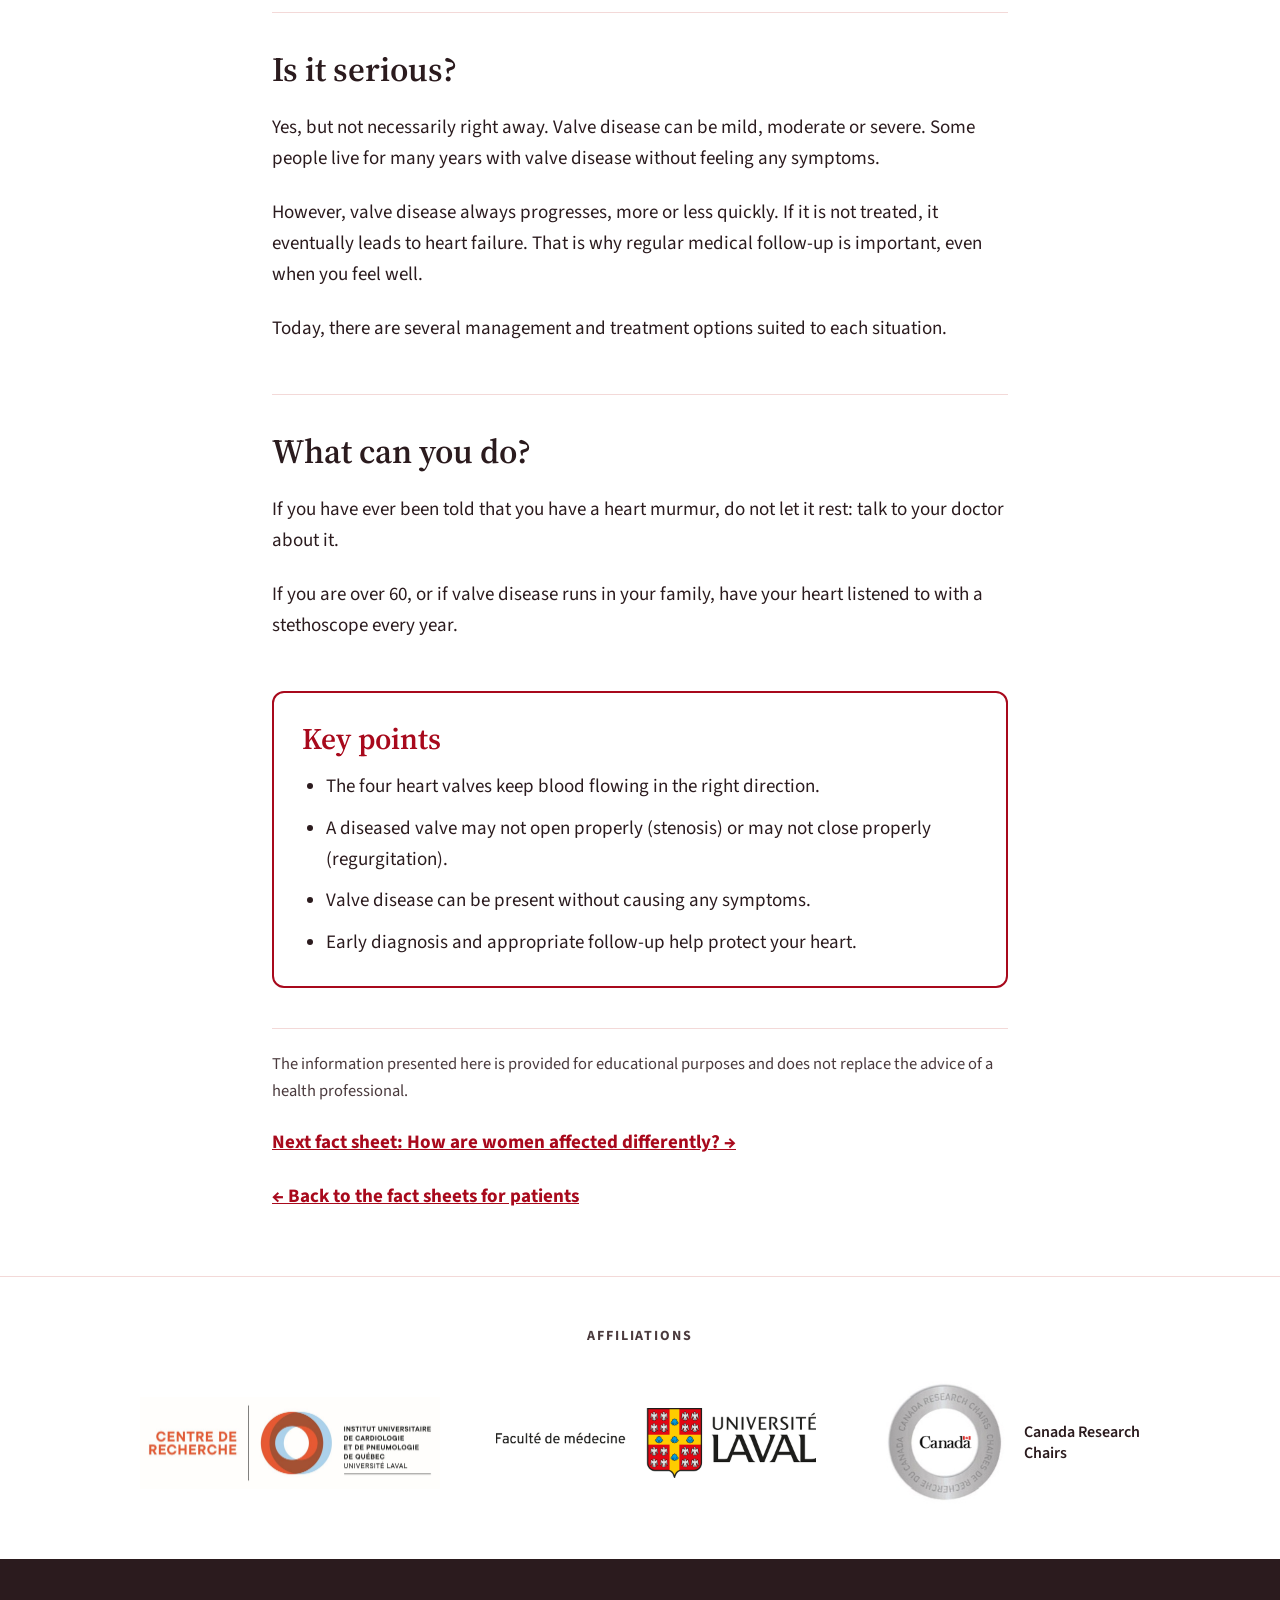
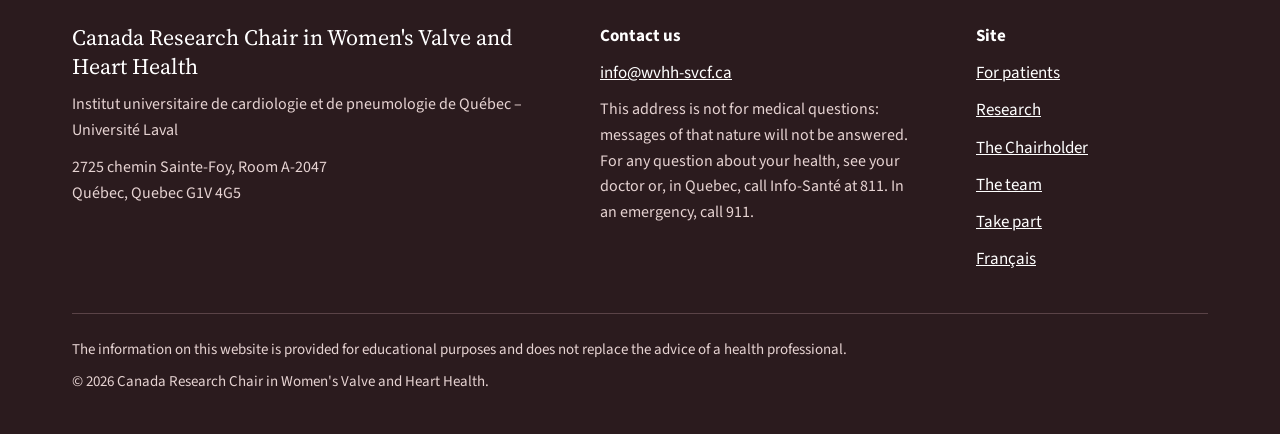
<file: en/patients/heart-valves/index.html>
<!doctype html>
<html lang="en-CA">
<head>
<meta charset="utf-8">
<meta name="viewport" content="width=device-width, initial-scale=1">
<title>What is heart valve disease? – Canada Research Chair in Women's Valve and Heart Health</title>
<meta name="description" content="What the four heart valves do, how they work and what happens when they become diseased, explained in plain language by the Canada Research Chair in Women's Valve and Heart Health.">
<link rel="canonical" href="https://wvhh-svcf.ca/en/patients/heart-valves/">
<link rel="alternate" hreflang="fr" href="https://wvhh-svcf.ca/patientes/valves-du-coeur/">
<link rel="alternate" hreflang="en" href="https://wvhh-svcf.ca/en/patients/heart-valves/">
<meta property="og:type" content="article">
<meta property="og:locale" content="en_CA">
<meta property="og:url" content="https://wvhh-svcf.ca/en/patients/heart-valves/">
<meta property="og:title" content="What is heart valve disease?">
<meta property="og:image" content="https://wvhh-svcf.ca/images/partage.jpg">
<link rel="icon" href="../../../favicon.ico" sizes="any">
<link rel="apple-touch-icon" href="../../../apple-touch-icon.png">
<link rel="preconnect" href="https://fonts.googleapis.com">
<link rel="preconnect" href="https://fonts.gstatic.com" crossorigin>
<link rel="stylesheet" href="https://fonts.googleapis.com/css2?family=Source+Sans+3:wght@400;600;700&amp;family=Source+Serif+4:opsz,wght@8..60,400;8..60,600&amp;display=swap">
<link rel="stylesheet" href="../../../styles.css">
</head>
<body>
<a class="saut" href="#contenu">Skip to content</a>

<header class="entete">
<div class="conteneur">
<a class="marque" href="../../">
<img src="../../../images/coeur.jpg" alt="" width="64" height="59">
<span class="marque-texte">
<span class="marque-programme">Canada Research Chair</span>
<span class="marque-nom">Women's Valve and Heart Health</span>
</span>
</a>
<nav class="menu" aria-label="Main navigation">
<a href="../../#patientes">For patients</a>
<a href="../../#recherche">Research</a>
<a href="../../#titulaire">The Chairholder</a>
<a href="../../#participer">Take part</a>
<a href="#contact">Contact</a>
<a class="langue" href="../../../patientes/valves-du-coeur/" lang="fr" hreflang="fr">Français</a>
</nav>
</div>
</header>

<main id="contenu">

<div class="fiche-entete">
<div class="conteneur">
<p class="fil"><a href="../../">Home</a> › <a href="../../#patientes">For patients</a></p>
<p class="surtitre">Fact sheet</p>
<h1>What is heart valve disease?</h1>
</div>
</div>

<article class="fiche">

<nav class="sommaire" aria-labelledby="sommaire-titre">
<p id="sommaire-titre" class="surtitre">In this fact sheet</p>
<ol>
<li><a href="#valve">How do the heart valves work?</a></li>
<li><a href="#valve-malade">What happens when a valve is diseased?</a></li>
<li><a href="#causes">Why do heart valves become diseased?</a></li>
<li><a href="#maladies-frequentes">What are the most common valve diseases?</a></li>
<li><a href="#gravite">Is it serious?</a></li>
<li><a href="#agir">What can you do?</a></li>
<li><a href="#a-retenir"><strong>Key points</strong></a></li>
</ol>
</nav>

<h2 id="valve">How do the heart valves work?</h2>

<p>Our heart is a remarkable pump that moves blood throughout our body, bringing oxygen and nutrients to every one of our organs.</p>
<p>Inside the heart, there are four chambers and four valves.</p>

<h3>What is a valve?</h3>
<p>A valve is a structure made of small, flexible flaps, called leaflets, that open and close with every heartbeat.</p>
<p>Valves work like one-way doors: they open to let blood through and close to stop it from flowing backward. This keeps blood always moving in the right direction.</p>

<h3>The four heart valves</h3>
<p>Our heart has two sides: the right heart, which sends blood to the lungs to pick up oxygen, and the left heart, which delivers oxygen-rich blood to the whole body.</p>

<figure>
<a href="../../../images/fiches/en/circulation.webp" aria-label="Enlarge the figure"><img src="../../../images/fiches/en/circulation.webp" width="1218" height="1291" loading="lazy" alt="Diagram of blood circulation: the right side of the heart sends blood to the lungs (pulmonary circulation); the left side sends it to the body's organs and tissues (systemic circulation)."></a>
<figcaption>The right heart sends blood to the lungs; the left heart sends it to the rest of the body. Click on a figure to enlarge it.</figcaption>
</figure>

<p>Each of these two sides has two valves.</p>
<p><strong>In the right heart:</strong></p>
<ul>
<li>the <strong>tricuspid valve</strong>, which lets blood pass from the right atrium to the right ventricle;</li>
<li>the <strong>pulmonary valve</strong>, which lets blood leave the heart for the lungs.</li>
</ul>
<p><strong>In the left heart:</strong></p>
<ul>
<li>the <strong>mitral valve</strong>, which lets blood pass from the left atrium to the left ventricle;</li>
<li>the <strong>aortic valve</strong>, which lets blood leave the heart to be delivered to the whole body.</li>
</ul>

<figure class="moyenne">
<a href="../../../images/fiches/en/coeur-valves.webp" aria-label="Enlarge the figure"><img src="../../../images/fiches/en/coeur-valves.webp" width="1341" height="1173" loading="lazy" alt="Cross-section of the heart showing the four chambers (right and left atria and ventricles) and the four valves: tricuspid and pulmonary on the right, mitral and aortic on the left."></a>
<figcaption>The four chambers and the four valves of the heart.</figcaption>
</figure>

<h3>How do the valves open and close?</h3>
<p>Valves do not need muscles to open: they work entirely passively. They open and close naturally because of differences in blood pressure inside the heart.</p>
<p>When a doctor listens to your heart with a stethoscope, the two main sounds they hear, the familiar “lub-dub,” come from your valves closing.</p>

<figure class="large">
<a href="../../../images/fiches/en/valve-aortique-normale.webp" aria-label="Enlarge the figure"><img src="../../../images/fiches/en/valve-aortique-normale.webp" width="1536" height="1024" loading="lazy" alt="The normal aortic valve: on the left, the valve closed while the ventricles fill; on the right, the valve open while blood is pumped into the aorta."></a>
<figcaption>The normal aortic valve, closed and then open.</figcaption>
</figure>

<aside class="saviez-vous" aria-labelledby="saviez-vous-titre">
<h3 id="saviez-vous-titre">Did you know?</h3>
<p>If your heart beats 70 times a minute, each of your valves opens and closes about:</p>
<ul>
<li>100,000 times a day;</li>
<li>37 million times a year;</li>
<li>nearly 3 billion times over an 80-year lifetime!</li>
</ul>
<p>And all of this without you ever having to think about it.</p>
</aside>

<h2 class="partie" id="valve-malade">What happens when a valve is diseased?</h2>
<p>There are two main types of problems.</p>

<h3>Stenosis: a valve that does not open properly</h3>
<p>The valve becomes stiffer or thicker (because of fibrosis or calcium), or its leaflets are fused together (rheumatic disease). It no longer opens wide enough: blood has a harder time getting through, and the heart has to work harder to keep blood moving.</p>
<p>It is a bit like trying to push water through a narrowed pipe.</p>

<figure class="pleine">
<a href="../../../images/fiches/en/stenose-aortique.webp" aria-label="Enlarge the figure"><img src="../../../images/fiches/en/stenose-aortique.webp" width="1800" height="600" loading="lazy" alt="Comparison of three aortic valves seen from above, closed and then open: the normal valve opens wide; the valve with calcific stenosis and the valve with rheumatic stenosis leave only a narrow opening."></a>
<figcaption>The example of the aortic valve: normal, with calcific stenosis and with rheumatic stenosis, closed and then open.</figcaption>
</figure>

<h3>Regurgitation (or valve insufficiency): a valve that does not close properly</h3>
<p>The valve no longer closes completely. Some of the blood then flows back in the wrong direction. The heart has to pump more to make up for this leak.</p>
<p>It is a bit like a door that no longer shuts properly.</p>

<div class="figures-duo">
<figure>
<a href="../../../images/fiches/en/regurgitation-mitrale.webp" aria-label="Enlarge the figure"><img src="../../../images/fiches/en/regurgitation-mitrale.webp" width="1536" height="1024" loading="lazy" alt="Two cross-sections of the left heart: on the left, a normal mitral valve, fully closed; on the right, mitral regurgitation, where the poorly closed valve lets blood flow back into the atrium."></a>
<figcaption>The mitral valve: normal and fully closed, then with a leak.</figcaption>
</figure>
<figure>
<a href="../../../images/fiches/en/regurgitation-aortique.webp" aria-label="Enlarge the figure"><img src="../../../images/fiches/en/regurgitation-aortique.webp" width="1536" height="1024" loading="lazy" alt="Two cross-sections of the left heart: on the left, a normal aortic valve, fully closed while the ventricle fills; on the right, aortic regurgitation, where the poorly closed valve lets blood flow back from the aorta into the left ventricle."></a>
<figcaption>The aortic valve: normal and fully closed, then with a leak.</figcaption>
</figure>
</div>

<p>A single valve can have both problems at once. In addition, more than one valve can be diseased.</p>

<h3>How valve diseases affect the way the heart works</h3>
<p>When a valve is stenotic, it is harder to open and leaves less room for blood to pass. The heart therefore has to push harder to get blood to the other side of that valve.</p>

<figure class="pleine">
<a href="../../../images/fiches/en/stenose-tuyau-arrosage.webp" aria-label="Enlarge the figure"><img src="../../../images/fiches/en/stenose-tuyau-arrosage.webp" width="1774" height="887" loading="lazy" alt="Three open aortic valves, increasingly narrowed: normal, moderate stenosis, severe stenosis. Below each one, a garden hose whose nozzle is increasingly blocked: the hose swells under the pressure."></a>
<figcaption>Stenosis is like blocking the end of a garden hose: the more you block it, the higher the pressure becomes.</figcaption>
</figure>

<p>Likewise, when a valve leaks, some of the blood flows backward: the heart pumps a volume of blood that “serves no purpose,” since it simply moves from one chamber to the next and then returns to the chamber it came from. For example, with a mitral leak, blood flows from the atrium into the left ventricle, which is normal, and then some of that blood goes back into the left atrium. Once again, part of the heart's work is wasted.</p>
<p>The more severe the valve disease, the greater this extra work. Over the long term, the heart wears out: this is heart failure. That is why it is important to treat valve diseases before reaching that stage.</p>

<h2 class="partie" id="causes">Why do heart valves become diseased?</h2>
<p>Several factors can explain the development of valve disease:</p>
<ul>
<li><strong>Aging:</strong> over the years, valves can thicken, stiffen and build up calcium.</li>
<li><strong>A feature present from birth:</strong> some people are born with a valve that has a different shape. This is the case with the bicuspid aortic valve, which has two leaflets instead of three.
<figure class="large">
<a href="../../../images/fiches/en/valve-aortique-bicuspide.webp" aria-label="Enlarge the figure"><img src="../../../images/fiches/en/valve-aortique-bicuspide.webp" width="1774" height="887" loading="lazy" alt="Two aortic valves seen from above: on the left, a normal valve with three leaflets; on the right, a bicuspid valve, present from birth, which has only two leaflets."></a>
<figcaption>The normal aortic valve, with three leaflets, and the bicuspid aortic valve, with two leaflets.</figcaption>
</figure>
</li>
<li><strong>Certain heart diseases:</strong> when the heart enlarges or changes shape, the valves may no longer close properly, even if they are not directly damaged.</li>
<li><strong>An infection:</strong> some bacteria can infect and damage the valves. This is called endocarditis.</li>
<li><strong>Certain inflammatory diseases</strong>, in particular rheumatic fever, which can leave scars on the valves.</li>
<li><strong>Certain risk factors</strong>, such as age, high blood pressure, diabetes, smoking or high cholesterol, can also promote the development or progression of some valve diseases.</li>
</ul>

<h2 class="partie" id="maladies-frequentes">What are the most common valve diseases?</h2>

<h3>Aortic stenosis</h3>
<p>The aortic valve thickens and gradually becomes stiffer, often because of a build-up of calcium and fibrous tissue. It opens less and less well. This disease is particularly common in older people.</p>

<h3>Mitral regurgitation</h3>
<p>The mitral valve no longer closes properly. Some of the blood flows back into the left atrium, the chamber that receives blood from the lungs. This leak can be caused by a problem with the valve itself or by a change in the shape of the heart.</p>

<h3>Tricuspid regurgitation</h3>
<p>The tricuspid valve lets blood flow backward in the right side of the heart. When the leak becomes significant, it can cause swelling of the legs or abdomen, among other things.</p>

<h3>Aortic regurgitation</h3>
<p>The aortic valve no longer closes completely. Some of the blood that has just been pumped out to the body flows back into the heart.</p>

<h2 class="partie" id="gravite">Is it serious?</h2>
<p>Yes, but not necessarily right away. Valve disease can be mild, moderate or severe. Some people live for many years with valve disease without feeling any symptoms.</p>
<p>However, valve disease always progresses, more or less quickly. If it is not treated, it eventually leads to heart failure. That is why regular medical follow-up is important, even when you feel well.</p>
<p>Today, there are several management and treatment options suited to each situation.</p>

<h2 class="partie" id="agir">What can you do?</h2>
<p>If you have ever been told that you have a heart murmur, do not let it rest: talk to your doctor about it.</p>
<p>If you are over 60, or if valve disease runs in your family, have your heart listened to with a stethoscope every year.</p>

<section class="a-retenir" id="a-retenir" aria-labelledby="a-retenir-titre">
<h2 id="a-retenir-titre">Key points</h2>
<ul>
<li>The four heart valves keep blood flowing in the right direction.</li>
<li>A diseased valve may not open properly (stenosis) or may not close properly (regurgitation).</li>
<li>Valve disease can be present without causing any symptoms.</li>
<li>Early diagnosis and appropriate follow-up help protect your heart.</li>
</ul>
</section>

<p class="note">The information presented here is provided for educational purposes and does not replace the advice of a health professional.</p>
<p><a class="retour" href="../women-and-valves/">Next fact sheet: How are women affected differently? →</a></p>
<p><a class="retour" href="../../#patientes">← Back to the fact sheets for patients</a></p>

</article>

</main>

<section class="affiliations" aria-label="Affiliations">
<div class="conteneur">
<p class="surtitre">Affiliations</p>
<div class="logos">
<a href="https://www.iucpq.ca/centre-de-recherche/"><img src="../../../images/centre-recherche-iucpq.jpg" width="300" height="92" alt="Research Centre of the Institut universitaire de cardiologie et de pneumologie de Québec – Université Laval"></a>
<a href="https://www.fmed.ulaval.ca"><img src="../../../images/ulaval-faculte-medecine.png" width="320" height="70" alt="Université Laval – Faculty of Medicine"></a>
<a class="crc" href="https://www.chairs-chaires.gc.ca/home-accueil-eng.aspx"><img src="../../../images/chaires-recherche-canada.webp" width="140" height="135" alt="Canada Research Chairs insignia, with the Canada wordmark"><span>Canada Research<br>Chairs</span></a>
</div>
</div>
</section>

<footer id="contact" class="pied">
<div class="conteneur">
<div class="pied-colonnes">
<div class="identite">
<p class="nom">Canada Research Chair in Women's Valve and Heart Health</p>
<p class="petit-texte" lang="fr">Institut universitaire de cardiologie et de pneumologie de Québec – Université Laval</p>
<p class="petit-texte">2725 chemin Sainte-Foy, Room A-2047<br>Québec, Quebec G1V 4G5</p>
</div>
<div class="joindre">
<p class="titre-colonne">Contact us</p>
<a href="mailto:info@wvhh-svcf.ca">info@wvhh-svcf.ca</a>
<p class="petit-texte">This address is not for medical questions: messages of that nature will not be answered. For any question about your health, see your doctor or, in Quebec, call Info-Santé at 811. In an emergency, call 911.</p>
</div>
<div class="plan">
<p class="titre-colonne">Site</p>
<a href="../../#patientes">For patients</a>
<a href="../../#recherche">Research</a>
<a href="../../#titulaire">The Chairholder</a>
<a href="../../#equipe">The team</a>
<a href="../../#participer">Take part</a>
<a href="../../../patientes/valves-du-coeur/" lang="fr" hreflang="fr">Français</a>
</div>
</div>
<div class="pied-bas">
<p>The information on this website is provided for educational purposes and does not replace the advice of a health professional.</p>
<p>© 2026 Canada Research Chair in Women's Valve and Heart Health.</p>
</div>
</div>
</footer>

</body>
</html>
</file>
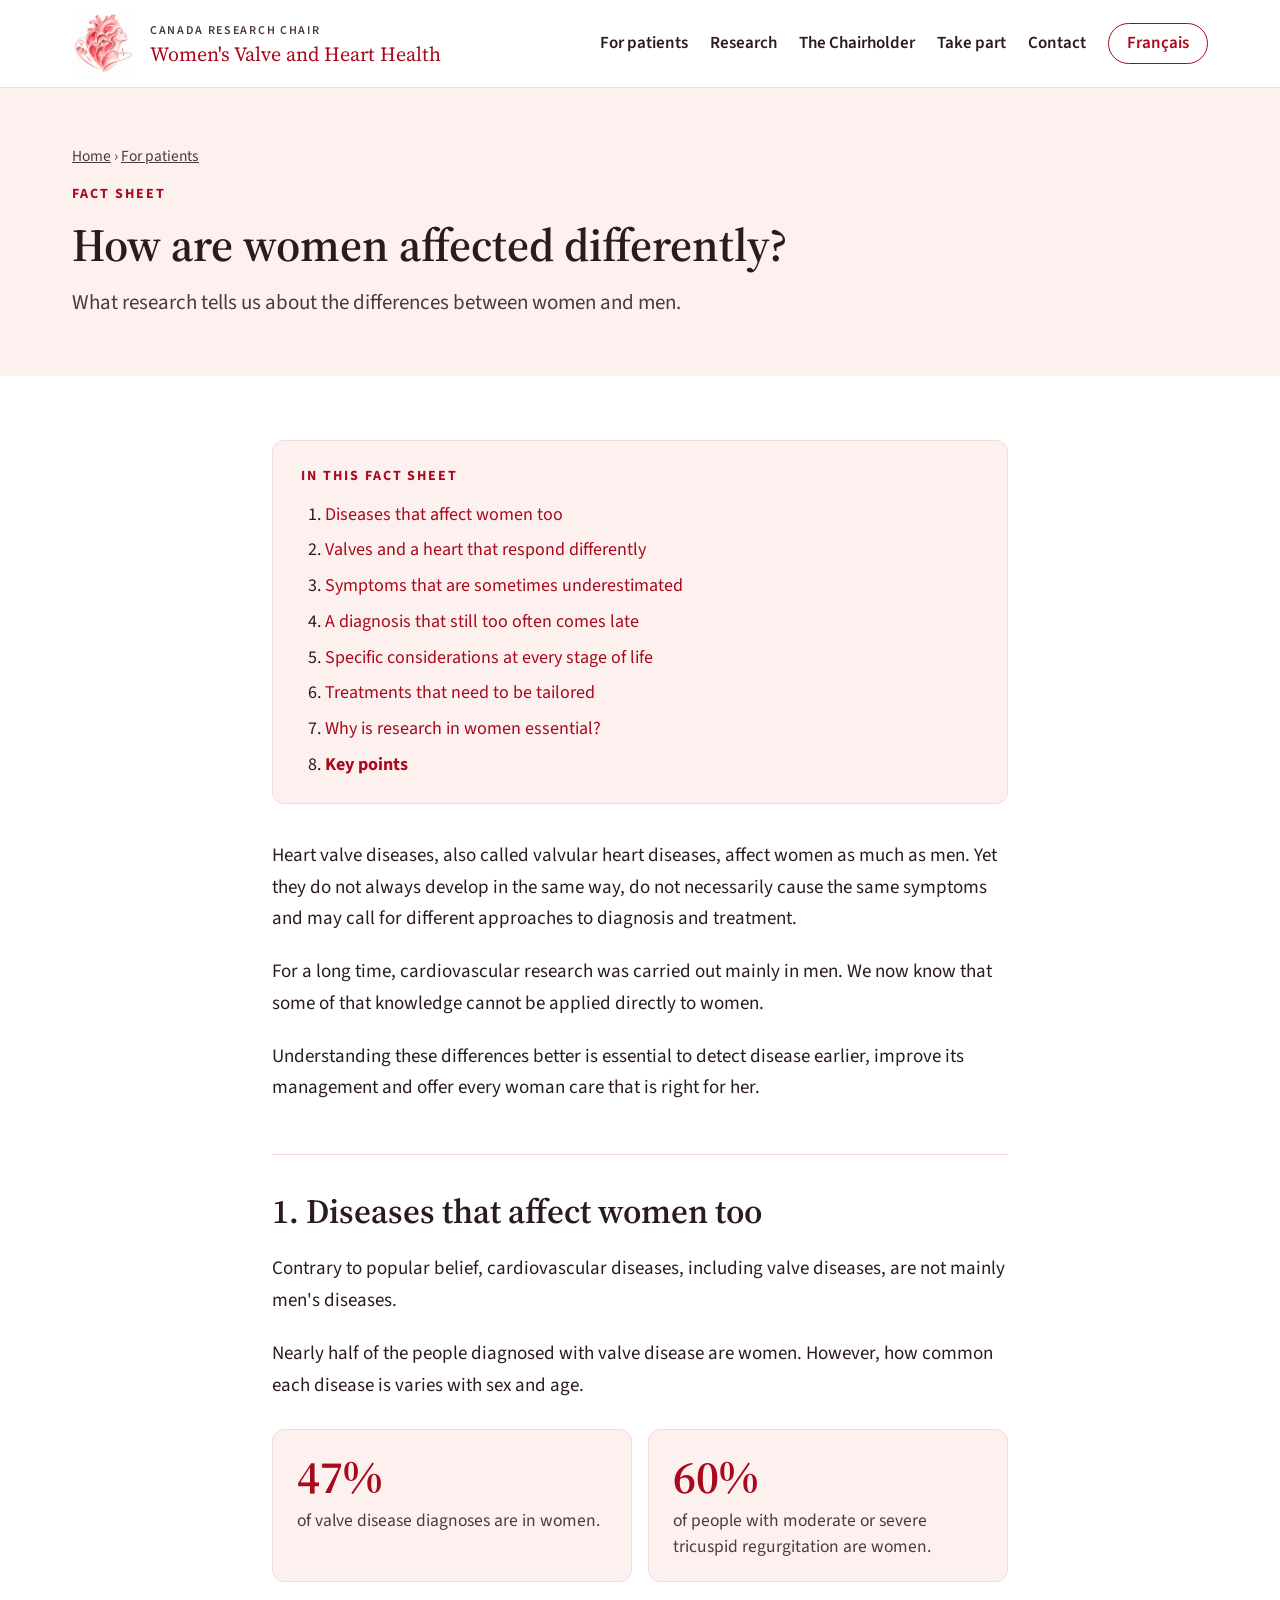
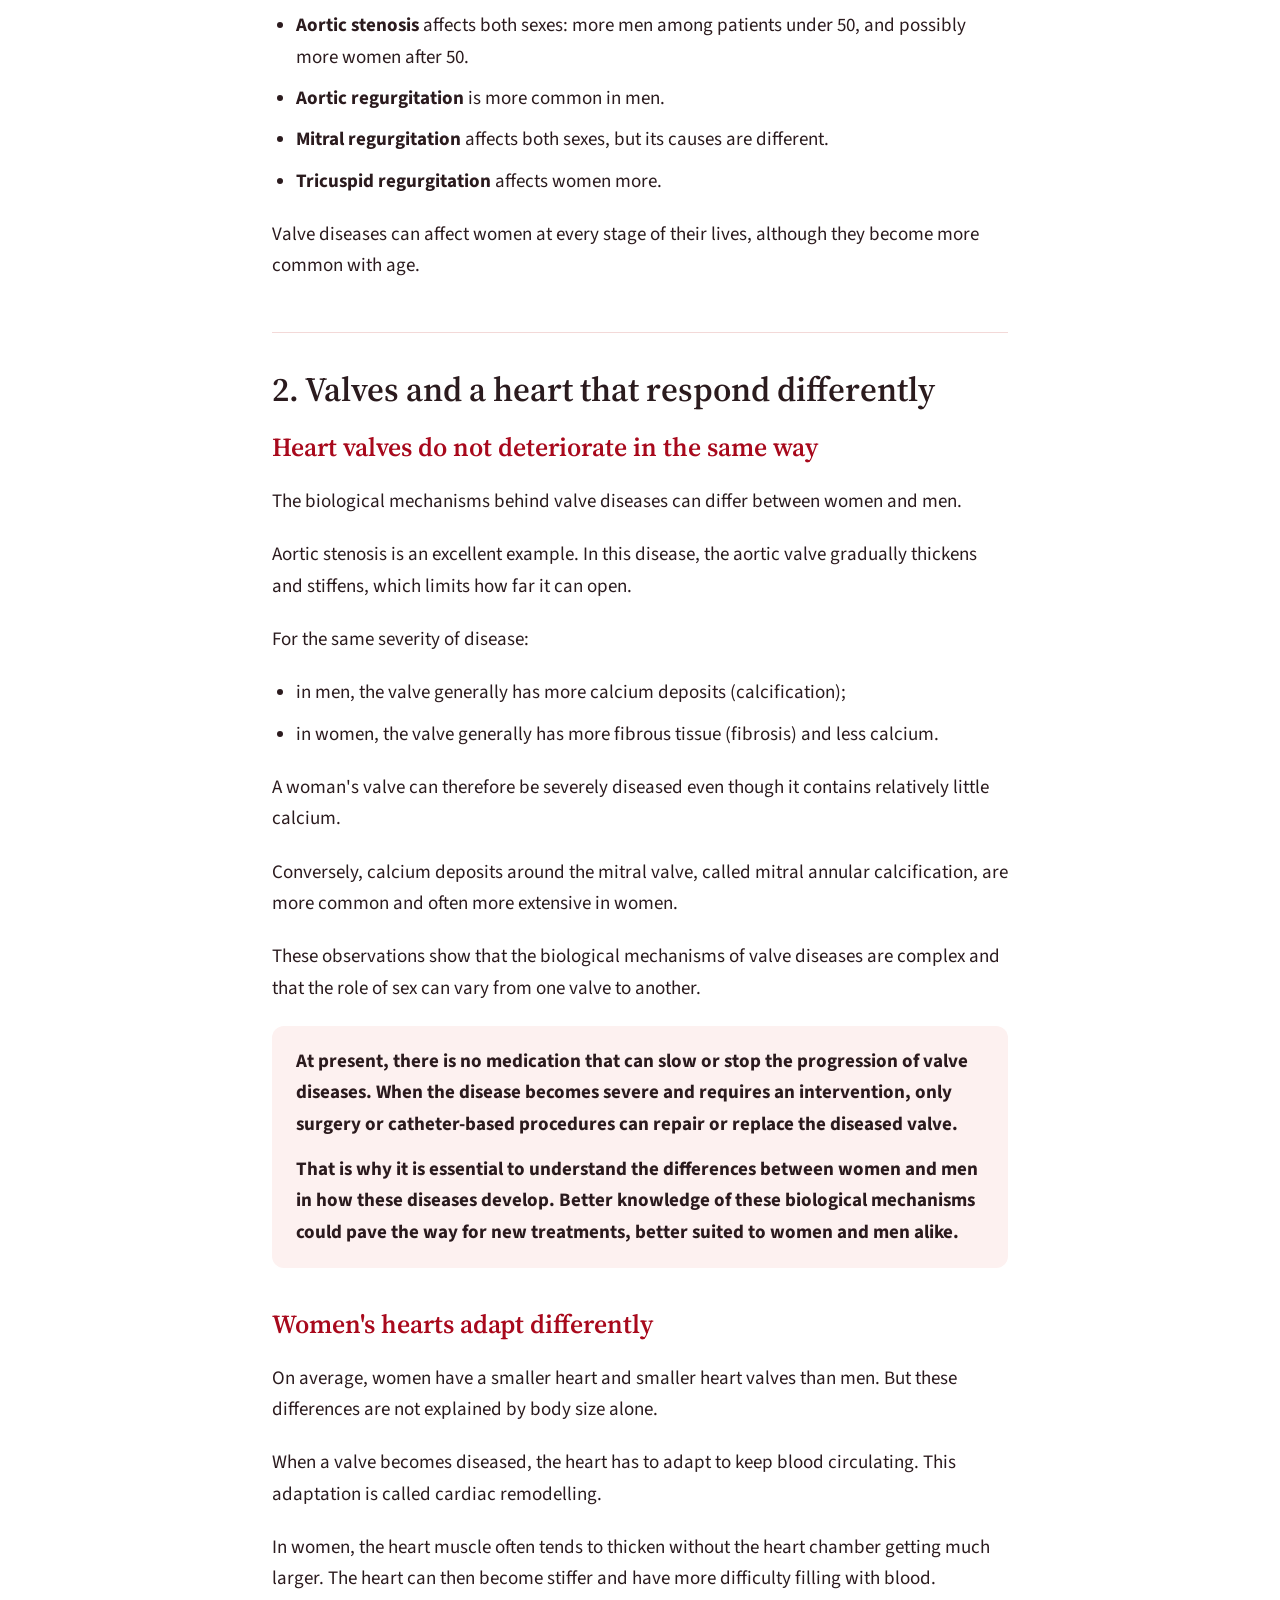
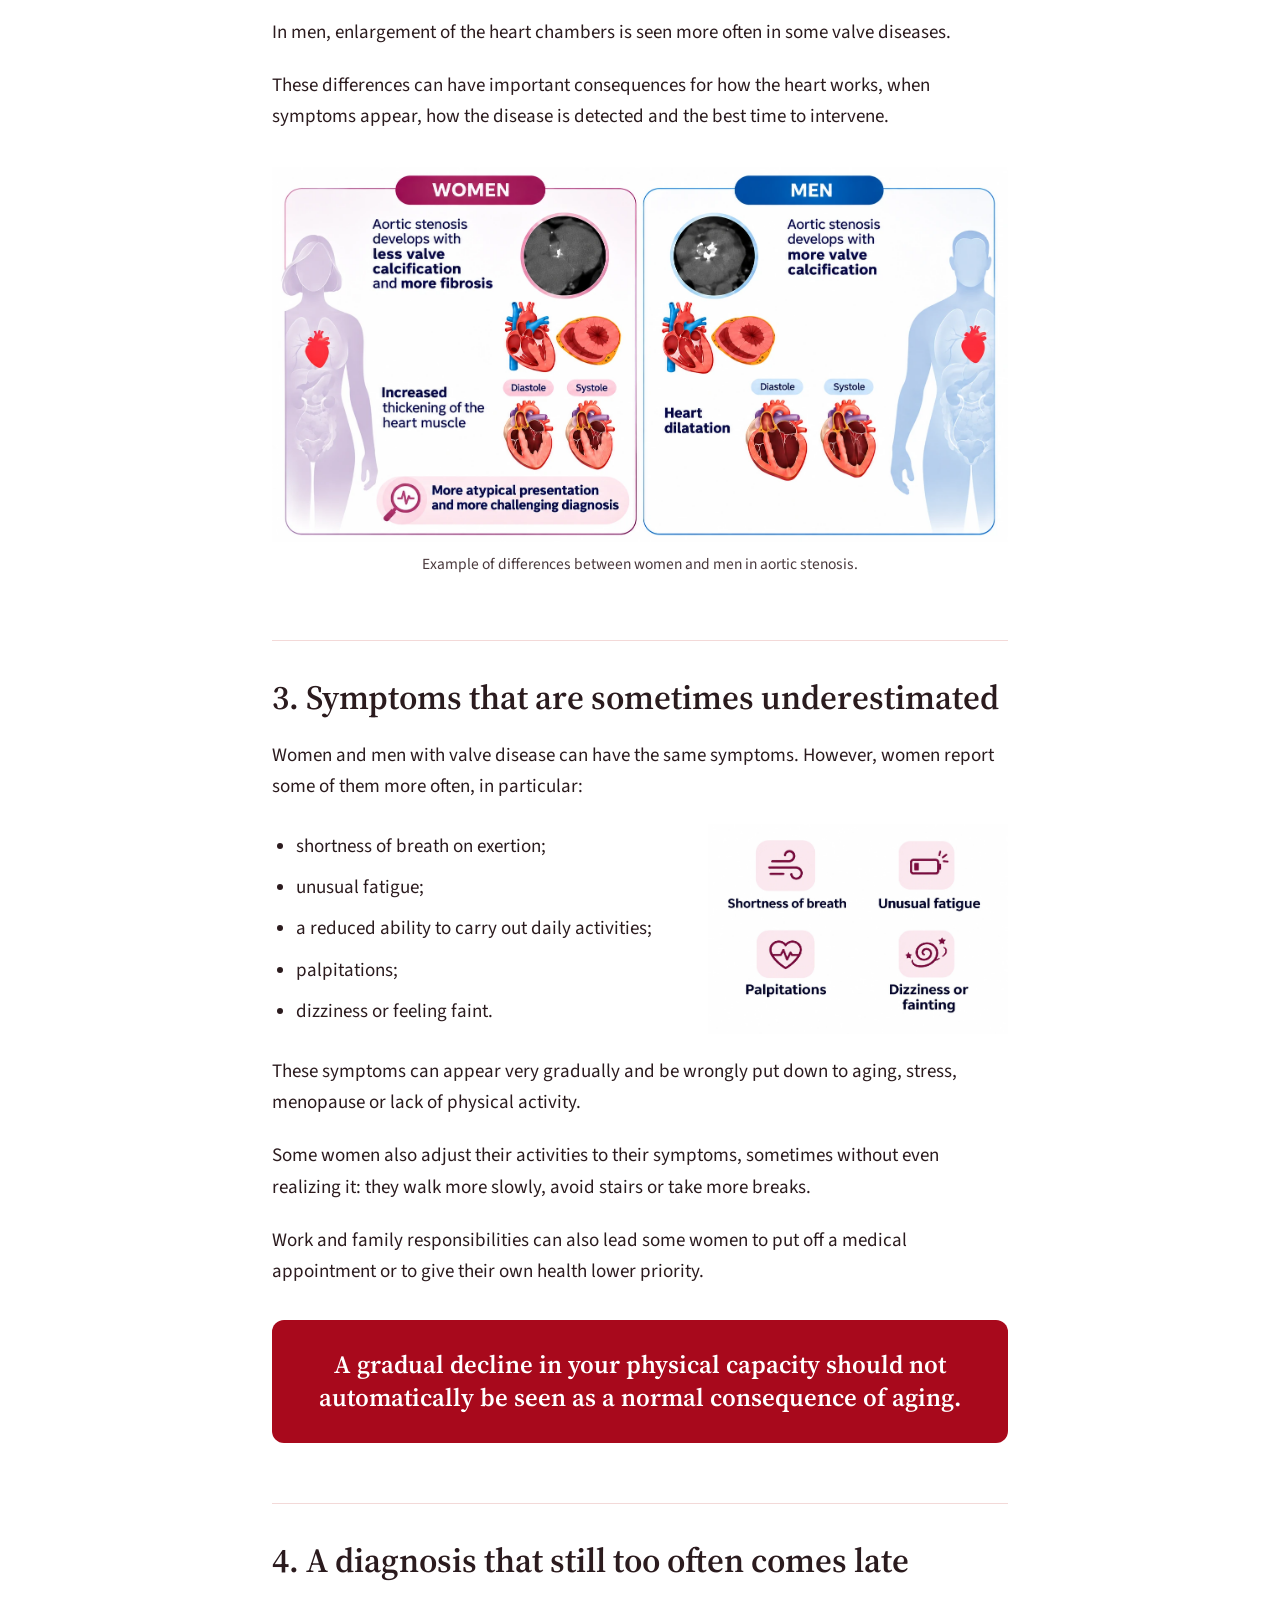
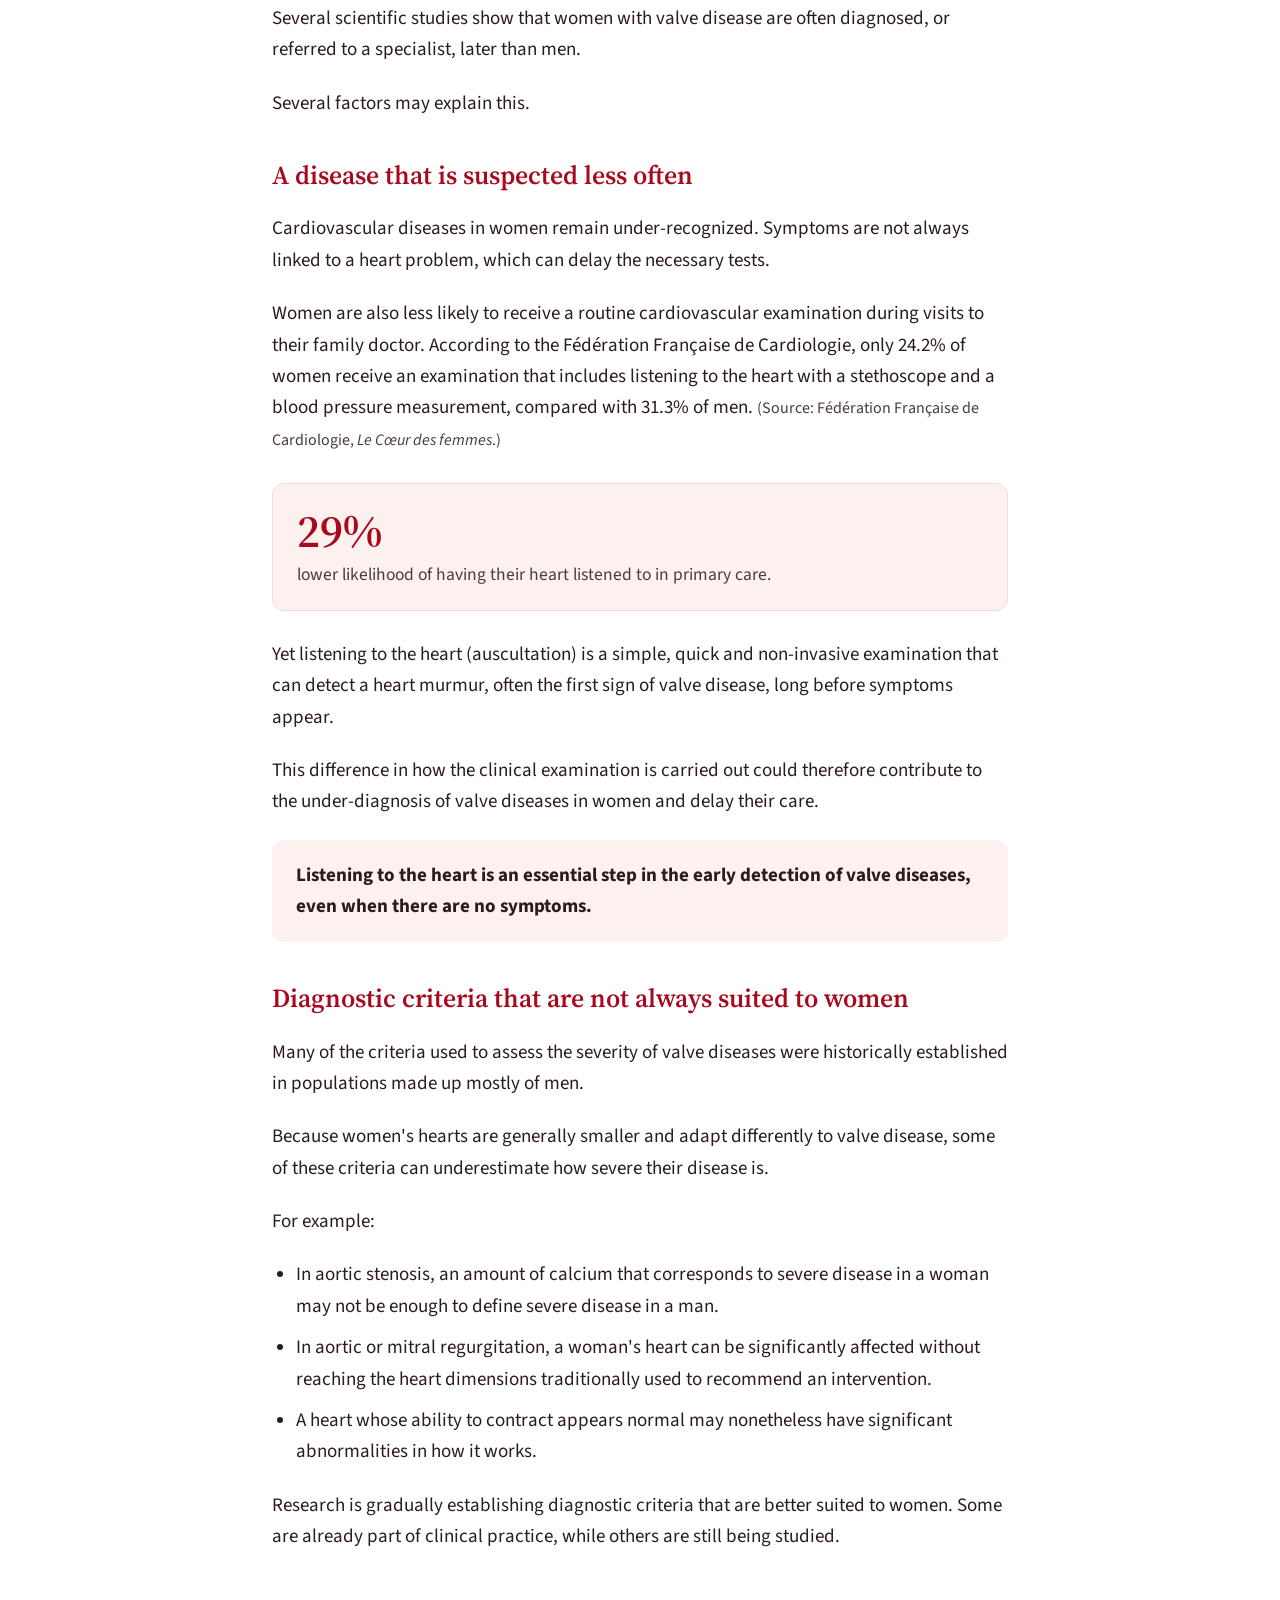
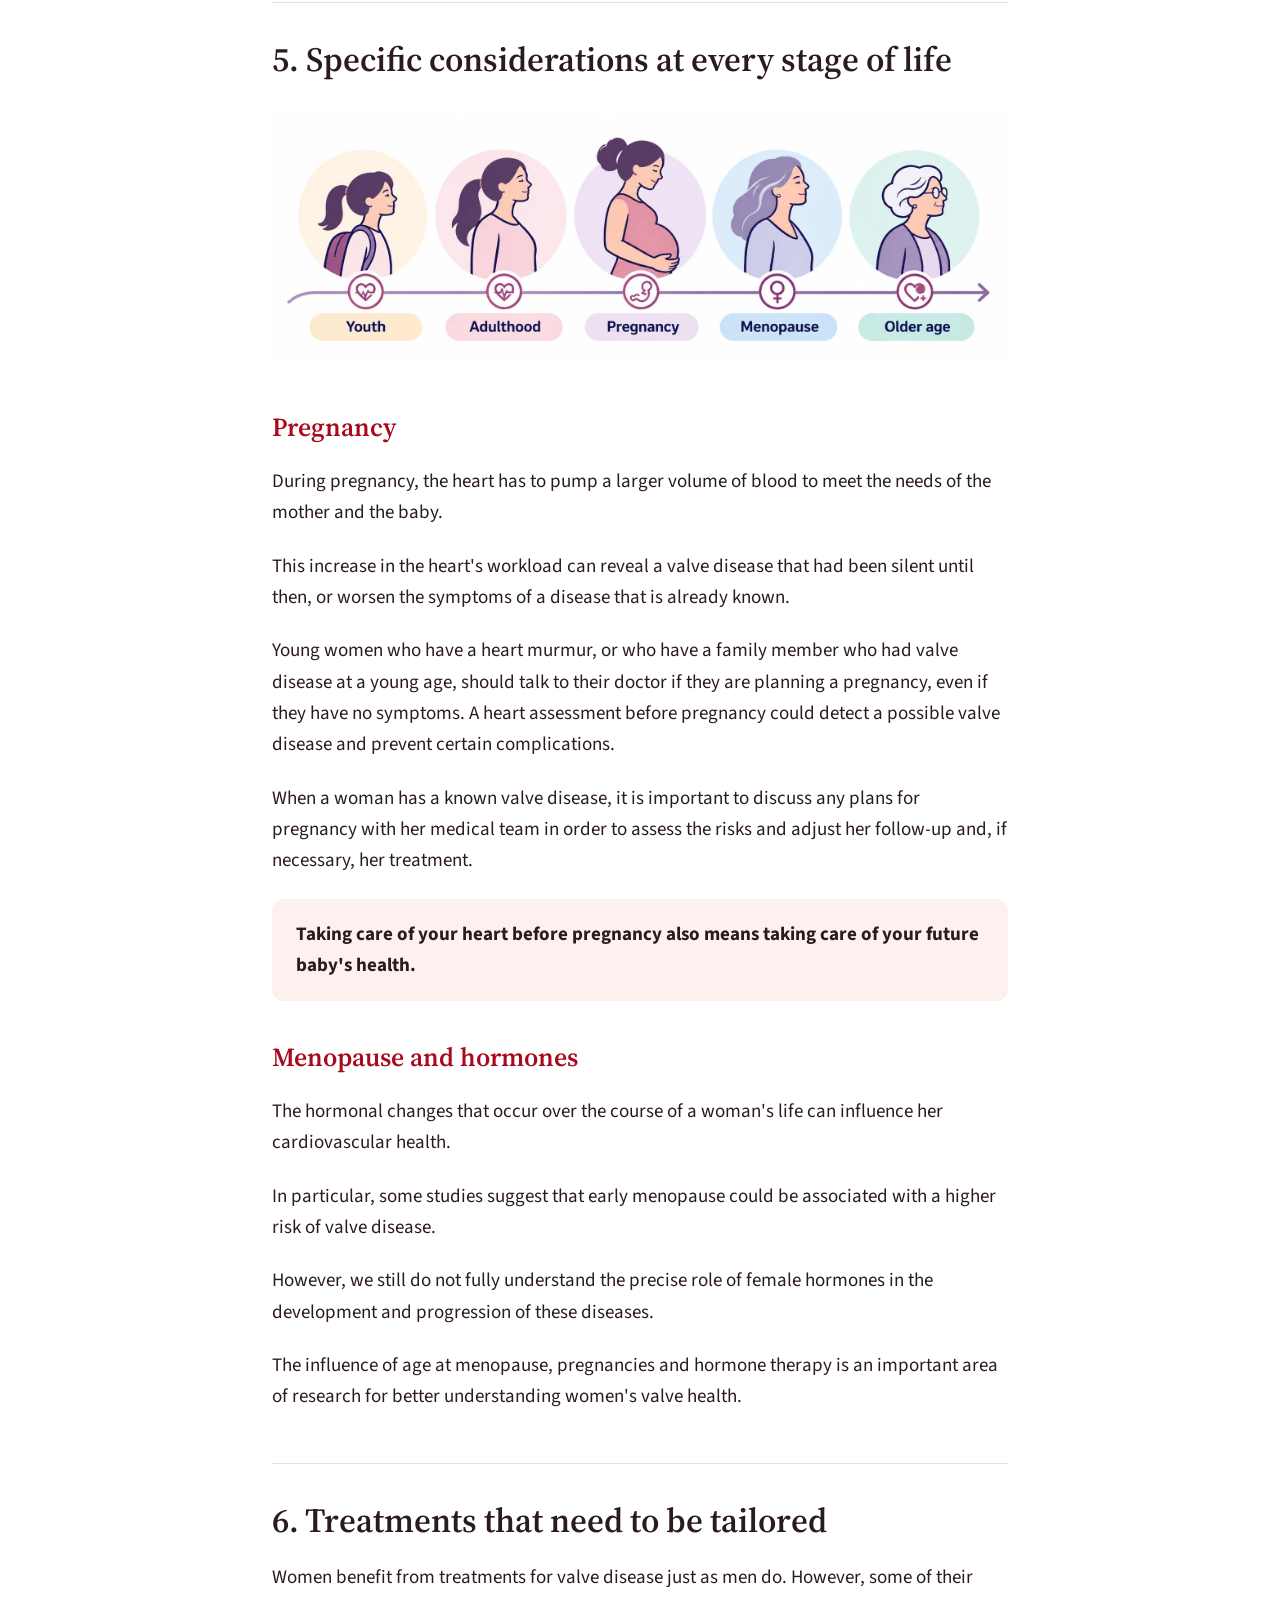
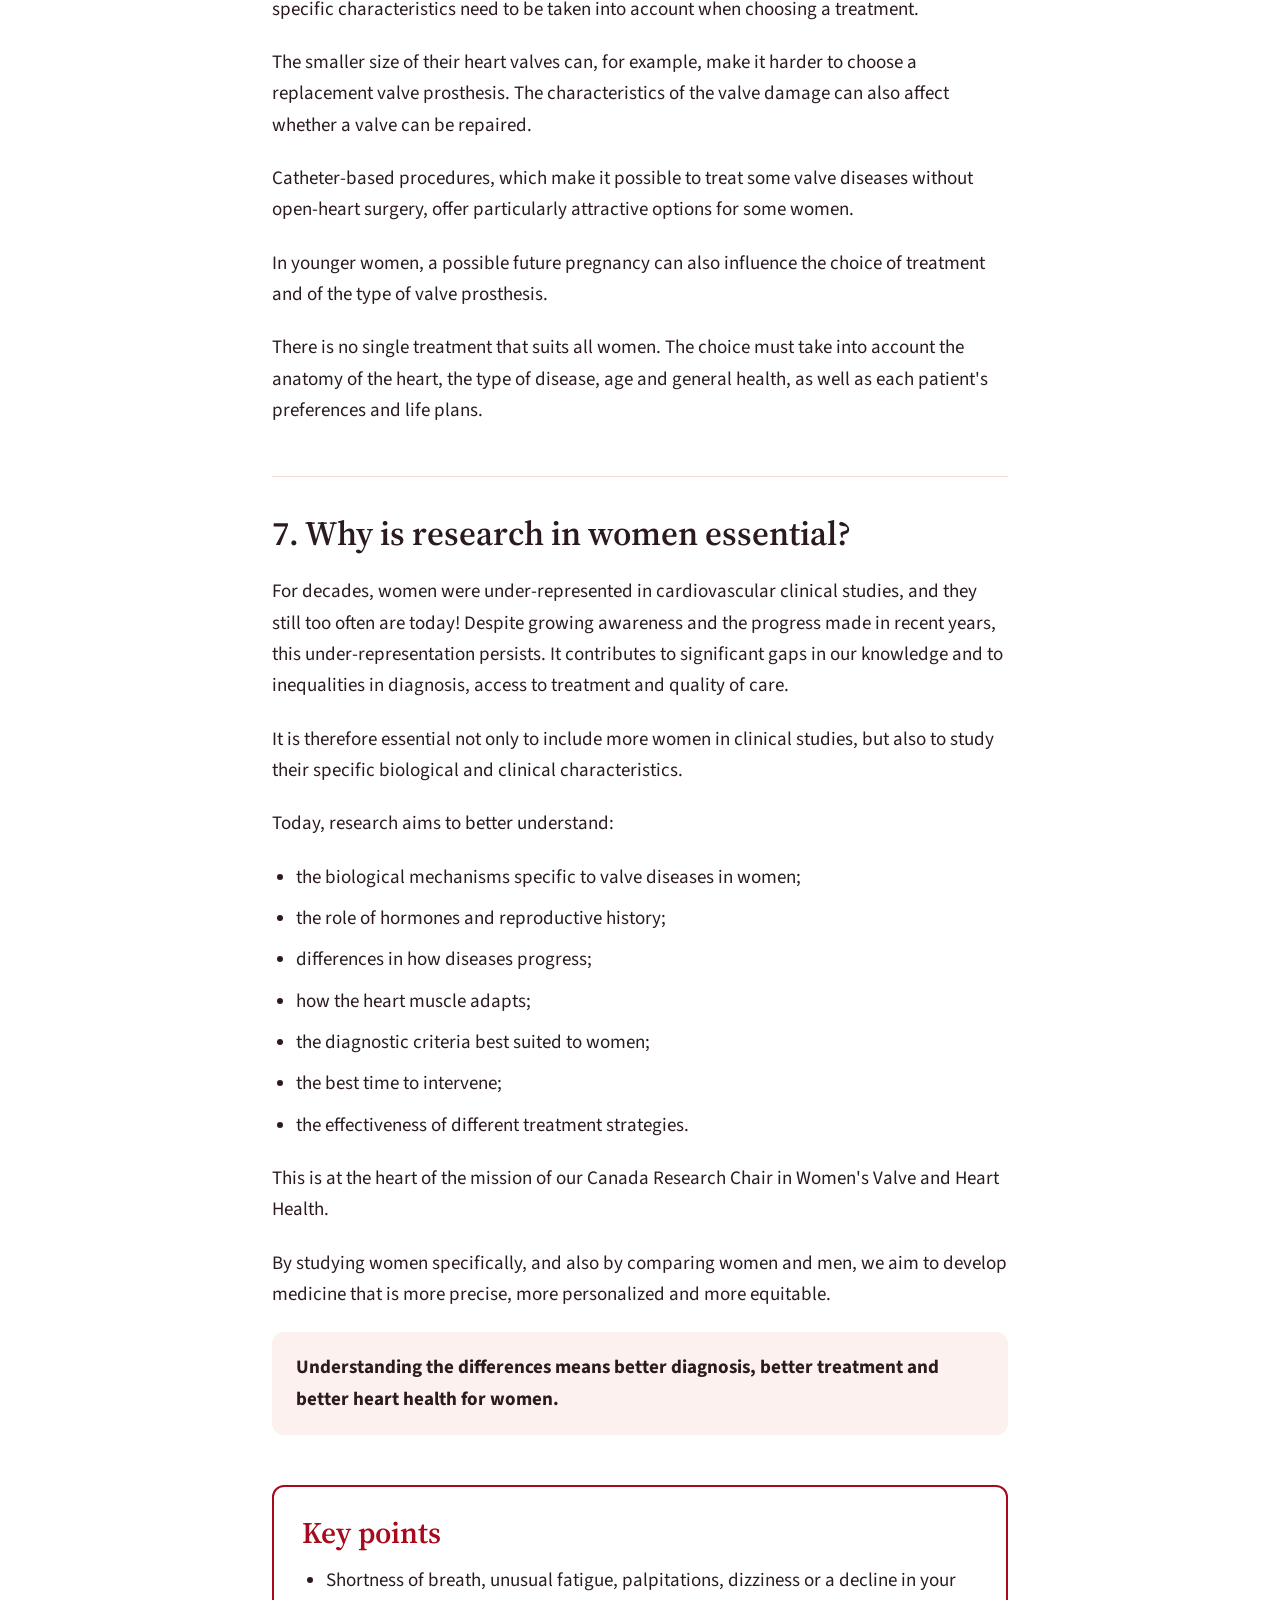
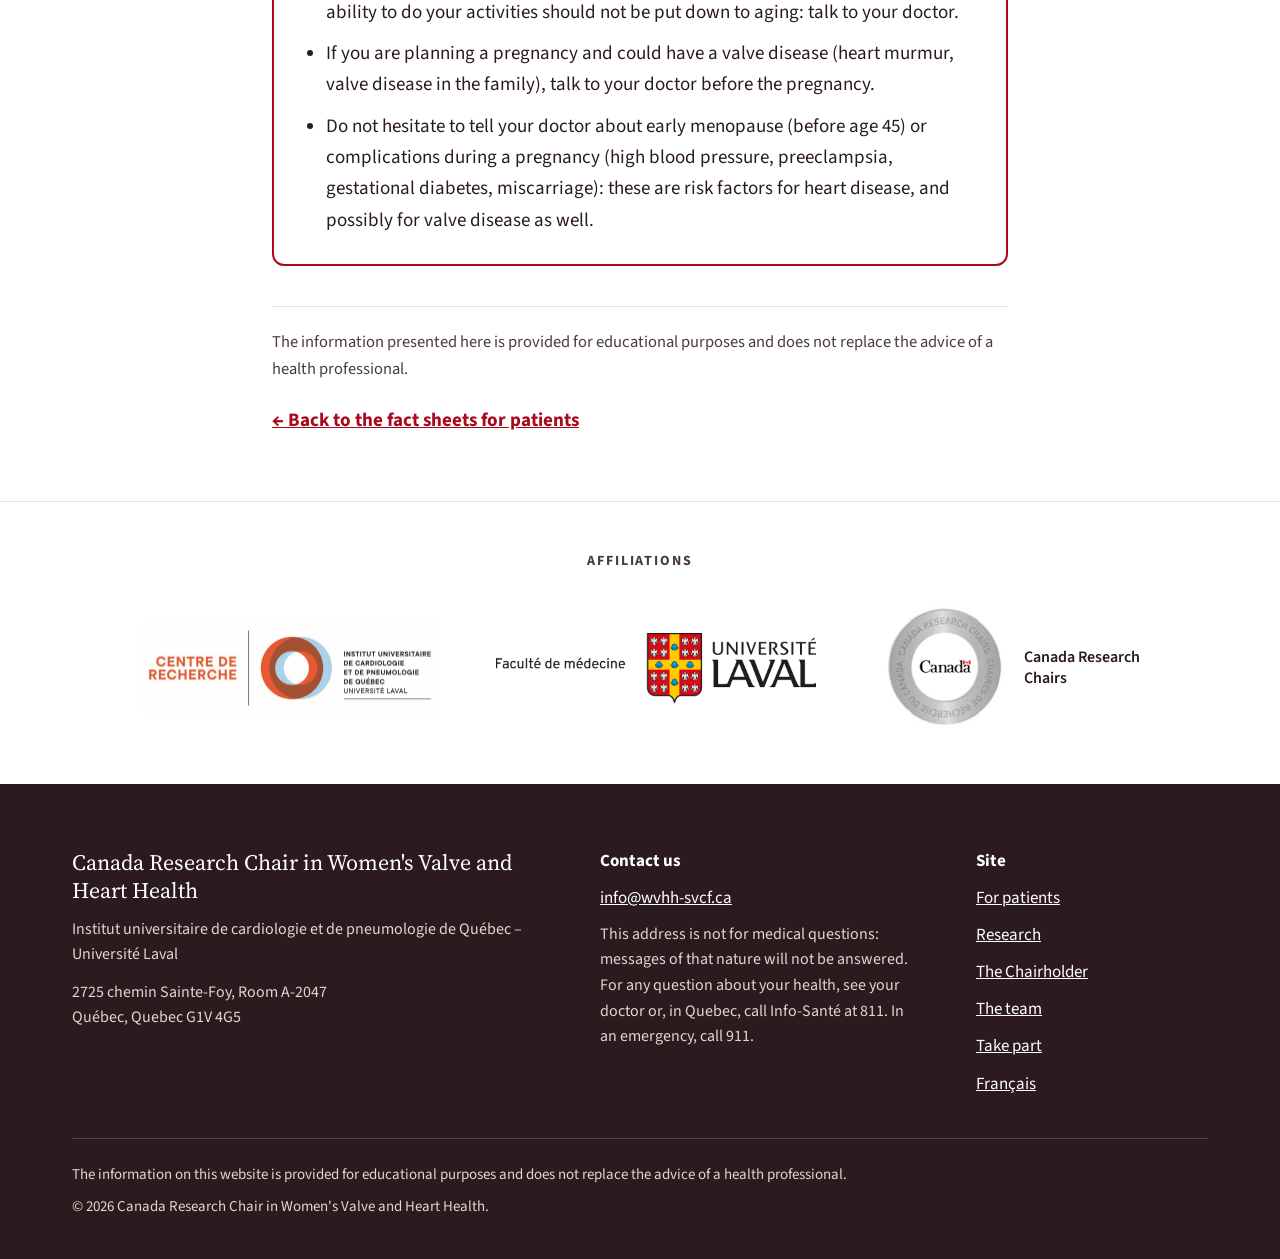
<file: en/patients/women-and-valves/index.html>
<!doctype html>
<html lang="en-CA">
<head>
<meta charset="utf-8">
<meta name="viewport" content="width=device-width, initial-scale=1">
<title>How are women affected differently? – Canada Research Chair in Women's Valve and Heart Health</title>
<meta name="description" content="Frequency, symptoms, diagnosis, pregnancy, menopause and treatments: what research tells us about the differences between women and men in heart valve disease.">
<link rel="canonical" href="https://wvhh-svcf.ca/en/patients/women-and-valves/">
<link rel="alternate" hreflang="fr" href="https://wvhh-svcf.ca/patientes/femmes-et-valves/">
<link rel="alternate" hreflang="en" href="https://wvhh-svcf.ca/en/patients/women-and-valves/">
<meta property="og:type" content="article">
<meta property="og:locale" content="en_CA">
<meta property="og:url" content="https://wvhh-svcf.ca/en/patients/women-and-valves/">
<meta property="og:title" content="How are women affected differently?">
<meta property="og:image" content="https://wvhh-svcf.ca/images/partage.jpg">
<link rel="icon" href="../../../favicon.ico" sizes="any">
<link rel="apple-touch-icon" href="../../../apple-touch-icon.png">
<link rel="preconnect" href="https://fonts.googleapis.com">
<link rel="preconnect" href="https://fonts.gstatic.com" crossorigin>
<link rel="stylesheet" href="https://fonts.googleapis.com/css2?family=Source+Sans+3:wght@400;600;700&amp;family=Source+Serif+4:opsz,wght@8..60,400;8..60,600&amp;display=swap">
<link rel="stylesheet" href="../../../styles.css">
</head>
<body>
<a class="saut" href="#contenu">Skip to content</a>

<header class="entete">
<div class="conteneur">
<a class="marque" href="../../">
<img src="../../../images/coeur.jpg" alt="" width="64" height="59">
<span class="marque-texte">
<span class="marque-programme">Canada Research Chair</span>
<span class="marque-nom">Women's Valve and Heart Health</span>
</span>
</a>
<nav class="menu" aria-label="Main navigation">
<a href="../../#patientes">For patients</a>
<a href="../../#recherche">Research</a>
<a href="../../#titulaire">The Chairholder</a>
<a href="../../#participer">Take part</a>
<a href="#contact">Contact</a>
<a class="langue" href="../../../patientes/femmes-et-valves/" lang="fr" hreflang="fr">Français</a>
</nav>
</div>
</header>

<main id="contenu">

<div class="fiche-entete">
<div class="conteneur">
<p class="fil"><a href="../../">Home</a> › <a href="../../#patientes">For patients</a></p>
<p class="surtitre">Fact sheet</p>
<h1>How are women affected differently?</h1>
<p class="fiche-chapo">What research tells us about the differences between women and men.</p>
</div>
</div>

<article class="fiche">

<nav class="sommaire" aria-labelledby="sommaire-titre">
<p id="sommaire-titre" class="surtitre">In this fact sheet</p>
<ol>
<li><a href="#frequence">Diseases that affect women too</a></li>
<li><a href="#valves-et-coeur">Valves and a heart that respond differently</a></li>
<li><a href="#symptomes">Symptoms that are sometimes underestimated</a></li>
<li><a href="#diagnostic">A diagnosis that still too often comes late</a></li>
<li><a href="#etapes-de-la-vie">Specific considerations at every stage of life</a></li>
<li><a href="#traitements">Treatments that need to be tailored</a></li>
<li><a href="#recherche">Why is research in women essential?</a></li>
<li><a href="#a-retenir"><strong>Key points</strong></a></li>
</ol>
</nav>

<p>Heart valve diseases, also called valvular heart diseases, affect women as much as men. Yet they do not always develop in the same way, do not necessarily cause the same symptoms and may call for different approaches to diagnosis and treatment.</p>
<p>For a long time, cardiovascular research was carried out mainly in men. We now know that some of that knowledge cannot be applied directly to women.</p>
<p>Understanding these differences better is essential to detect disease earlier, improve its management and offer every woman care that is right for her.</p>

<h2 class="partie" id="frequence">1. Diseases that affect women too</h2>
<p>Contrary to popular belief, cardiovascular diseases, including valve diseases, are not mainly men's diseases.</p>
<p>Nearly half of the people diagnosed with valve disease are women. However, how common each disease is varies with sex and age.</p>
<div class="stats">
<p class="stat"><span class="chiffre">47%</span> of valve disease diagnoses are in women.</p>
<p class="stat"><span class="chiffre">60%</span> of people with moderate or severe tricuspid regurgitation are women.</p>
</div>
<ul>
<li><strong>Aortic stenosis</strong> affects both sexes: more men among patients under 50, and possibly more women after 50.</li>
<li><strong>Aortic regurgitation</strong> is more common in men.</li>
<li><strong>Mitral regurgitation</strong> affects both sexes, but its causes are different.</li>
<li><strong>Tricuspid regurgitation</strong> affects women more.</li>
</ul>
<p>Valve diseases can affect women at every stage of their lives, although they become more common with age.</p>

<h2 class="partie" id="valves-et-coeur">2. Valves and a heart that respond differently</h2>

<h3>Heart valves do not deteriorate in the same way</h3>
<p>The biological mechanisms behind valve diseases can differ between women and men.</p>
<p>Aortic stenosis is an excellent example. In this disease, the aortic valve gradually thickens and stiffens, which limits how far it can open.</p>
<p>For the same severity of disease:</p>
<ul>
<li>in men, the valve generally has more calcium deposits (calcification);</li>
<li>in women, the valve generally has more fibrous tissue (fibrosis) and less calcium.</li>
</ul>
<p>A woman's valve can therefore be severely diseased even though it contains relatively little calcium.</p>
<p>Conversely, calcium deposits around the mitral valve, called mitral annular calcification, are more common and often more extensive in women.</p>
<p>These observations show that the biological mechanisms of valve diseases are complex and that the role of sex can vary from one valve to another.</p>
<div class="point-cle">
<p>At present, there is no medication that can slow or stop the progression of valve diseases. When the disease becomes severe and requires an intervention, only surgery or catheter-based procedures can repair or replace the diseased valve.</p>
<p>That is why it is essential to understand the differences between women and men in how these diseases develop. Better knowledge of these biological mechanisms could pave the way for new treatments, better suited to women and men alike.</p>
</div>

<h3>Women's hearts adapt differently</h3>
<p>On average, women have a smaller heart and smaller heart valves than men. But these differences are not explained by body size alone.</p>
<p>When a valve becomes diseased, the heart has to adapt to keep blood circulating. This adaptation is called cardiac remodelling.</p>
<p>In women, the heart muscle often tends to thicken without the heart chamber getting much larger. The heart can then become stiffer and have more difficulty filling with blood.</p>
<p>In men, enlargement of the heart chambers is seen more often in some valve diseases.</p>
<p>These differences can have important consequences for how the heart works, when symptoms appear, how the disease is detected and the best time to intervene.</p>

<figure class="pleine">
<a href="../../../images/fiches/en/stenose-aortique-femmes-hommes.webp" aria-label="Enlarge the figure"><img src="../../../images/fiches/en/stenose-aortique-femmes-hommes.webp" width="1755" height="896" loading="lazy" alt="Comparison of aortic stenosis in women and in men. In women: less calcification and more fibrosis of the valve, increased thickening of the heart muscle, a more atypical presentation and a more challenging diagnosis. In men: more calcification and enlargement of the heart."></a>
<figcaption>Example of differences between women and men in aortic stenosis.</figcaption>
</figure>

<h2 class="partie" id="symptomes">3. Symptoms that are sometimes underestimated</h2>
<p>Women and men with valve disease can have the same symptoms. However, women report some of them more often, in particular:</p>
<div class="duo">
<ul>
<li>shortness of breath on exertion;</li>
<li>unusual fatigue;</li>
<li>a reduced ability to carry out daily activities;</li>
<li>palpitations;</li>
<li>dizziness or feeling faint.</li>
</ul>
<figure>
<a href="../../../images/fiches/en/symptomes.webp" aria-label="Enlarge the figure"><img src="../../../images/fiches/en/symptomes.webp" width="1502" height="1047" loading="lazy" alt="Four symptom pictograms: shortness of breath, unusual fatigue, palpitations, dizziness or fainting."></a>
</figure>
</div>
<p>These symptoms can appear very gradually and be wrongly put down to aging, stress, menopause or lack of physical activity.</p>
<p>Some women also adjust their activities to their symptoms, sometimes without even realizing it: they walk more slowly, avoid stairs or take more breaks.</p>
<p>Work and family responsibilities can also lead some women to put off a medical appointment or to give their own health lower priority.</p>
<p class="alerte">A gradual decline in your physical capacity should not automatically be seen as a normal consequence of aging.</p>

<h2 class="partie" id="diagnostic">4. A diagnosis that still too often comes late</h2>
<p>Several scientific studies show that women with valve disease are often diagnosed, or referred to a specialist, later than men.</p>
<p>Several factors may explain this.</p>

<h3>A disease that is suspected less often</h3>
<p>Cardiovascular diseases in women remain under-recognized. Symptoms are not always linked to a heart problem, which can delay the necessary tests.</p>
<p>Women are also less likely to receive a routine cardiovascular examination during visits to their family doctor. According to the Fédération Française de Cardiologie, only 24.2% of women receive an examination that includes listening to the heart with a stethoscope and a blood pressure measurement, compared with 31.3% of men. <span class="source-ligne">(Source: Fédération Française de Cardiologie, <cite lang="fr">Le Cœur des femmes</cite>.)</span></p>
<div class="stats">
<p class="stat"><span class="chiffre">29%</span> lower likelihood of having their heart listened to in primary care.</p>
</div>
<p>Yet listening to the heart (auscultation) is a simple, quick and non-invasive examination that can detect a heart murmur, often the first sign of valve disease, long before symptoms appear.</p>
<p>This difference in how the clinical examination is carried out could therefore contribute to the under-diagnosis of valve diseases in women and delay their care.</p>
<p class="point-cle">Listening to the heart is an essential step in the early detection of valve diseases, even when there are no symptoms.</p>

<h3>Diagnostic criteria that are not always suited to women</h3>
<p>Many of the criteria used to assess the severity of valve diseases were historically established in populations made up mostly of men.</p>
<p>Because women's hearts are generally smaller and adapt differently to valve disease, some of these criteria can underestimate how severe their disease is.</p>
<p>For example:</p>
<ul>
<li>In aortic stenosis, an amount of calcium that corresponds to severe disease in a woman may not be enough to define severe disease in a man.</li>
<li>In aortic or mitral regurgitation, a woman's heart can be significantly affected without reaching the heart dimensions traditionally used to recommend an intervention.</li>
<li>A heart whose ability to contract appears normal may nonetheless have significant abnormalities in how it works.</li>
</ul>
<p>Research is gradually establishing diagnostic criteria that are better suited to women. Some are already part of clinical practice, while others are still being studied.</p>

<h2 class="partie" id="etapes-de-la-vie">5. Specific considerations at every stage of life</h2>

<figure class="pleine">
<a href="../../../images/fiches/en/etapes-de-la-vie.webp" aria-label="Enlarge the figure"><img src="../../../images/fiches/en/etapes-de-la-vie.webp" width="1800" height="600" loading="lazy" alt="Timeline of the stages of a woman's life: youth, adulthood, pregnancy, menopause and older age."></a>
</figure>

<h3>Pregnancy</h3>
<p>During pregnancy, the heart has to pump a larger volume of blood to meet the needs of the mother and the baby.</p>
<p>This increase in the heart's workload can reveal a valve disease that had been silent until then, or worsen the symptoms of a disease that is already known.</p>
<p>Young women who have a heart murmur, or who have a family member who had valve disease at a young age, should talk to their doctor if they are planning a pregnancy, even if they have no symptoms. A heart assessment before pregnancy could detect a possible valve disease and prevent certain complications.</p>
<p>When a woman has a known valve disease, it is important to discuss any plans for pregnancy with her medical team in order to assess the risks and adjust her follow-up and, if necessary, her treatment.</p>
<p class="point-cle">Taking care of your heart before pregnancy also means taking care of your future baby's health.</p>

<h3>Menopause and hormones</h3>
<p>The hormonal changes that occur over the course of a woman's life can influence her cardiovascular health.</p>
<p>In particular, some studies suggest that early menopause could be associated with a higher risk of valve disease.</p>
<p>However, we still do not fully understand the precise role of female hormones in the development and progression of these diseases.</p>
<p>The influence of age at menopause, pregnancies and hormone therapy is an important area of research for better understanding women's valve health.</p>

<h2 class="partie" id="traitements">6. Treatments that need to be tailored</h2>
<p>Women benefit from treatments for valve disease just as men do. However, some of their specific characteristics need to be taken into account when choosing a treatment.</p>
<p>The smaller size of their heart valves can, for example, make it harder to choose a replacement valve prosthesis. The characteristics of the valve damage can also affect whether a valve can be repaired.</p>
<p>Catheter-based procedures, which make it possible to treat some valve diseases without open-heart surgery, offer particularly attractive options for some women.</p>
<p>In younger women, a possible future pregnancy can also influence the choice of treatment and of the type of valve prosthesis.</p>
<p>There is no single treatment that suits all women. The choice must take into account the anatomy of the heart, the type of disease, age and general health, as well as each patient's preferences and life plans.</p>

<h2 class="partie" id="recherche">7. Why is research in women essential?</h2>
<p>For decades, women were under-represented in cardiovascular clinical studies, and they still too often are today! Despite growing awareness and the progress made in recent years, this under-representation persists. It contributes to significant gaps in our knowledge and to inequalities in diagnosis, access to treatment and quality of care.</p>
<p>It is therefore essential not only to include more women in clinical studies, but also to study their specific biological and clinical characteristics.</p>
<p>Today, research aims to better understand:</p>
<ul>
<li>the biological mechanisms specific to valve diseases in women;</li>
<li>the role of hormones and reproductive history;</li>
<li>differences in how diseases progress;</li>
<li>how the heart muscle adapts;</li>
<li>the diagnostic criteria best suited to women;</li>
<li>the best time to intervene;</li>
<li>the effectiveness of different treatment strategies.</li>
</ul>
<p>This is at the heart of the mission of our Canada Research Chair in Women's Valve and Heart Health.</p>
<p>By studying women specifically, and also by comparing women and men, we aim to develop medicine that is more precise, more personalized and more equitable.</p>
<p class="point-cle">Understanding the differences means better diagnosis, better treatment and better heart health for women.</p>

<section class="a-retenir" id="a-retenir" aria-labelledby="a-retenir-titre">
<h2 id="a-retenir-titre">Key points</h2>
<ul>
<li>Shortness of breath, unusual fatigue, palpitations, dizziness or a decline in your ability to do your activities should not be put down to aging: talk to your doctor.</li>
<li>If you are planning a pregnancy and could have a valve disease (heart murmur, valve disease in the family), talk to your doctor before the pregnancy.</li>
<li>Do not hesitate to tell your doctor about early menopause (before age 45) or complications during a pregnancy (high blood pressure, preeclampsia, gestational diabetes, miscarriage): these are risk factors for heart disease, and possibly for valve disease as well.</li>
</ul>
</section>

<p class="note">The information presented here is provided for educational purposes and does not replace the advice of a health professional.</p>
<p><a class="retour" href="../../#patientes">← Back to the fact sheets for patients</a></p>

</article>

</main>

<section class="affiliations" aria-label="Affiliations">
<div class="conteneur">
<p class="surtitre">Affiliations</p>
<div class="logos">
<a href="https://www.iucpq.ca/centre-de-recherche/"><img src="../../../images/centre-recherche-iucpq.jpg" width="300" height="92" alt="Research Centre of the Institut universitaire de cardiologie et de pneumologie de Québec – Université Laval"></a>
<a href="https://www.fmed.ulaval.ca"><img src="../../../images/ulaval-faculte-medecine.png" width="320" height="70" alt="Université Laval – Faculty of Medicine"></a>
<a class="crc" href="https://www.chairs-chaires.gc.ca/home-accueil-eng.aspx"><img src="../../../images/chaires-recherche-canada.webp" width="140" height="135" alt="Canada Research Chairs insignia, with the Canada wordmark"><span>Canada Research<br>Chairs</span></a>
</div>
</div>
</section>

<footer id="contact" class="pied">
<div class="conteneur">
<div class="pied-colonnes">
<div class="identite">
<p class="nom">Canada Research Chair in Women's Valve and Heart Health</p>
<p class="petit-texte" lang="fr">Institut universitaire de cardiologie et de pneumologie de Québec – Université Laval</p>
<p class="petit-texte">2725 chemin Sainte-Foy, Room A-2047<br>Québec, Quebec G1V 4G5</p>
</div>
<div class="joindre">
<p class="titre-colonne">Contact us</p>
<a href="mailto:info@wvhh-svcf.ca">info@wvhh-svcf.ca</a>
<p class="petit-texte">This address is not for medical questions: messages of that nature will not be answered. For any question about your health, see your doctor or, in Quebec, call Info-Santé at 811. In an emergency, call 911.</p>
</div>
<div class="plan">
<p class="titre-colonne">Site</p>
<a href="../../#patientes">For patients</a>
<a href="../../#recherche">Research</a>
<a href="../../#titulaire">The Chairholder</a>
<a href="../../#equipe">The team</a>
<a href="../../#participer">Take part</a>
<a href="../../../patientes/femmes-et-valves/" lang="fr" hreflang="fr">Français</a>
</div>
</div>
<div class="pied-bas">
<p>The information on this website is provided for educational purposes and does not replace the advice of a health professional.</p>
<p>© 2026 Canada Research Chair in Women's Valve and Heart Health.</p>
</div>
</div>
</footer>

</body>
</html>
</file>
<file: styles.css>
:root {
  --rouge: #A8091C;
  --rouge-fonce: #7A0513;
  --rose-pale: #FDF1F0;
  --rose-trait: #F3D9D8;
  --encre: #2B1B1E;
  --encre-douce: #4A3A3D;
  --serif: 'Source Serif 4', Georgia, 'Times New Roman', serif;
  --sans: 'Source Sans 3', system-ui, -apple-system, 'Segoe UI', sans-serif;
}
*, *::before, *::after { box-sizing: border-box; }
html { scroll-behavior: smooth; }
@media (prefers-reduced-motion: reduce) { html { scroll-behavior: auto; } }
body { margin: 0; font-family: var(--sans); font-size: 18px; line-height: 1.6; color: var(--encre); background: #FFFFFF; }
img { max-width: 100%; height: auto; }
a { color: var(--rouge); }
a:hover { color: var(--rouge-fonce); }
a:focus-visible, summary:focus-visible { outline: 3px solid var(--rouge); outline-offset: 3px; border-radius: 4px; }
h1, h2, h3, p { margin: 0; }
h1, h2, h3 { font-family: var(--serif); font-weight: 600; }
html { scroll-padding-top: 104px; }

.saut { position: absolute; left: -9999px; top: 0; background: #FFFFFF; padding: 12px 16px; z-index: 10; }
.saut:focus { left: 8px; top: 8px; }

.conteneur { max-width: 1200px; margin: 0 auto; padding-left: clamp(20px, 4vw, 32px); padding-right: clamp(20px, 4vw, 32px); }
.bloc { padding-top: clamp(48px, 7vw, 80px); padding-bottom: clamp(48px, 7vw, 80px); }
.pile { display: flex; flex-direction: column; gap: 40px; }
.surtitre { font-size: 14px; letter-spacing: 0.14em; text-transform: uppercase; font-weight: 700; color: var(--rouge); }
.doux { color: var(--encre-douce); }
h2 { font-size: clamp(28px, 4vw, 38px); line-height: 1.2; }
.entete-section { display: flex; flex-direction: column; gap: 12px; max-width: 760px; }

.bouton { display: inline-block; background: var(--rouge); color: #FFFFFF; text-decoration: none; font-weight: 700; font-size: 18px; padding: 15px 28px; border-radius: 8px; border: 1.5px solid var(--rouge); }
.bouton:hover { background: var(--rouge-fonce); border-color: var(--rouge-fonce); color: #FFFFFF; }
.bouton.contour { background: #FFFFFF; color: var(--rouge); }
.bouton.contour:hover { background: var(--rose-pale); color: var(--rouge-fonce); }
.bouton.petit { font-size: 17px; padding: 12px 22px; }
.bouton.blanc { background: #FFFFFF; color: var(--rouge); border-color: #FFFFFF; }
.bouton.blanc:hover { background: var(--rose-pale); color: var(--rouge-fonce); }

/* En-tête */
.entete { border-bottom: 1px solid var(--rose-trait); background: #FFFFFF; position: sticky; top: 0; z-index: 50; }
.entete .conteneur { padding-top: 14px; padding-bottom: 14px; display: flex; flex-wrap: wrap; align-items: center; justify-content: space-between; gap: 12px 32px; }
.marque { display: flex; align-items: center; gap: 14px; text-decoration: none; color: var(--encre); }
.marque img { width: 64px; height: 59px; object-fit: contain; }
.marque-texte { display: flex; flex-direction: column; gap: 2px; }
.marque-programme { font-size: 12px; letter-spacing: 0.14em; text-transform: uppercase; font-weight: 600; color: var(--encre-douce); }
.marque-nom { font-family: var(--serif); font-size: 20px; line-height: 1.2; color: var(--rouge); }
.menu { display: flex; flex-wrap: wrap; align-items: center; gap: 4px 22px; font-size: 17px; font-weight: 600; }
.menu a { color: var(--encre); text-decoration: none; padding: 10px 0; }
.menu a:hover { color: var(--rouge); text-decoration: underline; }

.menu a.langue { color: var(--rouge); border: 1.5px solid var(--rouge); border-radius: 999px; padding: 6px 18px; }
.menu a.langue:hover { background: var(--rose-pale); text-decoration: none; }

/* Accueil */
.accueil .conteneur { display: flex; flex-wrap: wrap; align-items: center; gap: 48px; padding-top: clamp(40px, 6vw, 72px); padding-bottom: clamp(48px, 7vw, 80px); }
.accueil-texte { flex: 1 1 480px; min-width: 0; display: flex; flex-direction: column; gap: 24px; }
.accueil h1 { font-size: clamp(34px, 5vw, 52px); line-height: 1.12; }
.accueil .chapo { font-size: clamp(19px, 2.2vw, 21px); line-height: 1.55; color: var(--encre-douce); max-width: 560px; }
.accueil-image { flex: 1 1 380px; min-width: 0; display: flex; justify-content: center; }
.accueil-image img { width: 100%; max-width: 520px; }
.rangee-boutons { display: flex; flex-wrap: wrap; gap: 16px; margin-top: 8px; }

/* Patientes */
.rose { background: var(--rose-pale); }
.cartes { display: flex; flex-wrap: wrap; gap: 24px; }
.carte { flex: 1 1 320px; min-width: 0; background: #FFFFFF; border: 1px solid var(--rose-trait); border-radius: 12px; padding: 28px; display: flex; flex-direction: column; gap: 10px; }
.carte h3 { font-size: 23px; line-height: 1.25; }
.carte p { color: var(--encre-douce); font-size: 17px; }
.carte .suite { margin-top: auto; padding-top: 8px; font-weight: 700; }
.carte .a-venir { margin-top: auto; padding-top: 8px; font-size: 15px; font-weight: 600; letter-spacing: 0.04em; text-transform: uppercase; color: var(--encre-douce); }
.encadre { background: #FFFFFF; border: 1px solid var(--rose-trait); border-radius: 12px; padding: 28px; display: flex; flex-wrap: wrap; align-items: center; justify-content: space-between; gap: 20px 40px; }
.encadre-texte { flex: 1 1 420px; min-width: 0; display: flex; flex-direction: column; gap: 6px; }
.encadre h3 { font-size: 23px; line-height: 1.25; }
.encadre p { color: var(--encre-douce); font-size: 17px; }
.encadre .rangee-boutons { margin-top: 0; gap: 12px; }

/* Recherche */
.axes { display: flex; flex-wrap: wrap; gap: 24px; }
.axe { flex: 1 1 250px; min-width: 0; border-top: 3px solid var(--rouge); padding-top: 24px; display: flex; flex-direction: column; gap: 10px; }
.axe .numero { font-family: var(--serif); font-size: 34px; line-height: 1; color: var(--rouge); }
.axe h3 { font-size: 24px; line-height: 1.25; }
.axe p:last-child { color: var(--encre-douce); font-size: 17px; }

.suite-lien { font-weight: 700; }
.liens-publications { display: flex; flex-wrap: wrap; gap: 8px 32px; }

/* Titulaire */
.titulaire .conteneur { display: flex; flex-wrap: wrap; align-items: flex-start; gap: clamp(32px, 5vw, 56px); }
.titulaire-photo { flex: 0 1 380px; min-width: 0; }
.titulaire-photo img { width: 100%; border-radius: 12px; display: block; }
.titulaire-texte { flex: 1 1 480px; min-width: 0; display: flex; flex-direction: column; gap: 18px; }
.titulaire-texte p { color: var(--encre-douce); }
.titulaire-texte p.surtitre { color: var(--rouge); }
details summary { cursor: pointer; font-weight: 700; color: var(--rouge); padding: 10px 0; }
details summary:hover { color: var(--rouge-fonce); }
details .bio-suite { display: flex; flex-direction: column; gap: 18px; padding-top: 8px; }

/* Équipe */
.equipe .conteneur { display: flex; flex-wrap: wrap; align-items: center; gap: clamp(32px, 5vw, 56px); }
.equipe-texte { flex: 1 1 380px; min-width: 0; display: flex; flex-direction: column; gap: 18px; }
.equipe-texte p { color: var(--encre-douce); }
.equipe-texte p.surtitre { color: var(--rouge); }
.equipe-photo { flex: 1.4 1 480px; min-width: 0; }
.equipe-photo img { width: 100%; border-radius: 12px; display: block; }

.equipe-liste { flex: 1 1 100%; min-width: 0; }
.equipe-liste > summary { font-size: 18px; }
.equipe-groupes { display: flex; flex-direction: column; gap: 36px; padding-top: 20px; }
.equipe-groupes h3 { font-size: 22px; line-height: 1.25; padding-bottom: 10px; border-bottom: 1px solid var(--rose-trait); }
.medaillons { list-style: none; margin: 20px 0 0; padding: 0; display: flex; flex-wrap: wrap; gap: 28px 24px; }
.medaillons li { width: 176px; display: flex; flex-direction: column; align-items: center; text-align: center; gap: 4px; }
.medaillons img, .medaillons .initiales { width: 124px; height: 124px; border-radius: 50%; margin-bottom: 8px; }
.medaillons img { object-fit: cover; display: block; }
.medaillons .initiales { background: var(--rose-pale); border: 1px solid var(--rose-trait); color: var(--rouge); font-family: var(--serif); font-size: 38px; display: flex; align-items: center; justify-content: center; }
.medaillons .nom { font-weight: 700; line-height: 1.3; color: var(--encre); }
.medaillons .role { font-size: 15.5px; line-height: 1.35; color: var(--encre-douce); }
.anciens { border-top: 1px solid var(--rose-trait); padding-top: 12px; }
.anciens > summary { color: var(--encre-douce); }
.anciens > summary:hover { color: var(--rouge); }

/* Participer */
.participer { background: var(--rouge); color: #FFFFFF; }
.participer .conteneur { padding-top: clamp(44px, 6vw, 64px); padding-bottom: clamp(44px, 6vw, 64px); display: flex; flex-wrap: wrap; align-items: center; justify-content: space-between; gap: 32px; }
.participer-texte { flex: 1 1 520px; min-width: 0; display: flex; flex-direction: column; gap: 12px; }
.participer h2 { font-size: clamp(27px, 3.6vw, 34px); color: #FFFFFF; }
.participer p { font-size: 19px; max-width: 640px; }
.participer-actions { display: flex; flex-direction: column; align-items: flex-start; gap: 14px; }
.participer-actions .lien { color: #FFFFFF; font-weight: 600; font-size: 17px; padding: 10px 0; }

/* Affiliations */
.affiliations { border-top: 1px solid var(--rose-trait); }
.affiliations .conteneur { padding-top: 48px; padding-bottom: 48px; display: flex; flex-direction: column; align-items: center; gap: 28px; }
.affiliations .logos { display: flex; flex-wrap: wrap; align-items: center; justify-content: center; gap: 28px 56px; }
.affiliations .surtitre { color: var(--encre-douce); }
.affiliations a { display: inline-flex; align-items: center; gap: 12px; text-decoration: none; color: var(--encre); }
.affiliations img { display: block; }
.affiliations .crc span { font-size: 16px; font-weight: 600; line-height: 1.3; }

/* Pied de page */
.pied { background: var(--encre); color: #F6E9E8; }
.pied .conteneur { padding-top: 64px; padding-bottom: 40px; display: flex; flex-direction: column; gap: 40px; }
.pied-colonnes { display: flex; flex-wrap: wrap; gap: 40px 64px; }
.pied-colonnes > div { min-width: 0; display: flex; flex-direction: column; gap: 10px; font-size: 17px; }
.pied .identite { flex: 2 1 360px; gap: 12px; }
.pied .joindre { flex: 1 1 260px; }
.pied .plan { flex: 1 1 180px; }
.pied .nom { font-family: var(--serif); font-size: 22px; line-height: 1.3; color: #FFFFFF; }
.pied .petit-texte { font-size: 16px; color: #E6D3D2; }
.pied .titre-colonne { font-weight: 700; color: #FFFFFF; }
.pied a { color: #FFFFFF; }
.pied a:focus-visible { outline-color: #FFFFFF; }
.pied-bas { border-top: 1px solid #5A4347; padding-top: 24px; display: flex; flex-direction: column; gap: 8px; font-size: 15px; color: #E6D3D2; }

/* Fiches pour les patientes */
.fil { font-size: 15.5px; color: var(--encre-douce); }
.fil a { color: var(--encre-douce); }
.fil a:hover { color: var(--rouge); }
.fiche-entete { background: var(--rose-pale); }
.fiche-entete .conteneur { padding-top: clamp(32px, 5vw, 56px); padding-bottom: clamp(32px, 5vw, 56px); display: flex; flex-direction: column; gap: 14px; }
.fiche-entete h1 { font-size: clamp(32px, 4.6vw, 46px); line-height: 1.15; max-width: 860px; }
.fiche { max-width: 800px; margin: 0 auto; padding: clamp(40px, 6vw, 64px) clamp(20px, 4vw, 32px); display: flex; flex-direction: column; gap: 22px; font-size: 19px; line-height: 1.65; }
.fiche h2 { font-size: clamp(26px, 3.6vw, 34px); }
.fiche h3 { font-size: clamp(22px, 2.8vw, 26px); line-height: 1.25; margin-top: 18px; color: var(--rouge); }
.fiche ul { margin: 0; padding-left: 24px; display: flex; flex-direction: column; gap: 10px; }
.fiche strong { font-weight: 700; }
.fiche figure { margin: 12px 0; display: flex; flex-direction: column; align-items: center; gap: 10px; }
.fiche figure a { display: block; width: 100%; max-width: 400px; cursor: zoom-in; }
.fiche figure.moyenne a { max-width: 460px; }
.fiche figure.large a { max-width: 600px; }
.fiche figure.pleine a { max-width: 736px; }
.fiche h2 + h3 { margin-top: 0; }
.fiche .partie { margin-top: 28px; padding-top: 36px; border-top: 1px solid var(--rose-trait); }
.fiche figure img { width: 100%; display: block; }
.fiche figcaption { font-size: 15.5px; color: var(--encre-douce); text-align: center; max-width: 520px; }
.saviez-vous { background: var(--rose-pale); border: 1px solid var(--rose-trait); border-radius: 12px; padding: 28px; display: flex; flex-direction: column; gap: 14px; margin-top: 18px; }
.saviez-vous h3 { margin-top: 0; }
.fiche .note { font-size: 16.5px; color: var(--encre-douce); border-top: 1px solid var(--rose-trait); padding-top: 22px; margin-top: 18px; }
.fiche .retour { font-weight: 700; }

.fiche h2, .fiche h3, .fiche-entete h1 { text-wrap: balance; }

/* En-tête fixe : version compacte sur petit écran */
@media (max-width: 1100px) {
  html { scroll-padding-top: 128px; }
  .entete .conteneur { padding-top: 8px; padding-bottom: 6px; gap: 2px 20px; }
  .marque { gap: 10px; }
  .marque img { width: 44px; height: 41px; }
  .marque-programme { font-size: 10.5px; }
  .marque-nom { font-size: 17px; }
  .menu { width: 100%; flex-wrap: nowrap; overflow-x: auto; gap: 0 20px; font-size: 16px; scrollbar-width: none; -webkit-overflow-scrolling: touch; }
  .menu::-webkit-scrollbar { display: none; }
  .menu a { white-space: nowrap; padding: 8px 0; flex: none; }
  .menu a.langue { padding: 3px 14px; }
}

.a-retenir { border: 2px solid var(--rouge); border-radius: 12px; padding: 28px; display: flex; flex-direction: column; gap: 14px; margin-top: 28px; }
.a-retenir h2 { font-size: clamp(24px, 3.2vw, 30px); color: var(--rouge); }
.fiche figcaption .source { display: block; margin-top: 4px; font-style: italic; }

.sommaire { background: var(--rose-pale); border: 1px solid var(--rose-trait); border-radius: 12px; padding: 24px 28px; display: flex; flex-direction: column; gap: 12px; font-size: 18px; margin-bottom: 14px; }
.sommaire ol { margin: 0; padding-left: 24px; display: flex; flex-direction: column; gap: 6px; }
.sommaire a { text-decoration: none; }
.sommaire a:hover { text-decoration: underline; }

.fiche-chapo { font-size: clamp(19px, 2.2vw, 21px); color: var(--encre-douce); max-width: 760px; }
.stats { display: flex; flex-wrap: wrap; gap: 16px; margin: 6px 0; }
.stat { flex: 1 1 260px; min-width: 0; background: var(--rose-pale); border: 1px solid var(--rose-trait); border-radius: 12px; padding: 22px 24px; font-size: 17.5px; line-height: 1.45; color: var(--encre-douce); }
.stat .chiffre { display: block; font-family: var(--serif); font-weight: 600; font-size: 46px; line-height: 1.1; color: var(--rouge); margin-bottom: 6px; }
.fiche .point-cle { font-weight: 700; color: var(--encre); background: var(--rose-pale); border-radius: 12px; padding: 20px 24px; }
.duo { display: flex; flex-wrap: wrap; align-items: center; gap: 20px 36px; }
.duo ul { flex: 1 1 300px; min-width: 0; }
.duo figure { flex: 0 1 300px; margin: 0; }
.fiche .source-ligne { font-size: 16px; color: var(--encre-douce); }

.fiche li figure { margin: 16px 0 8px; }

.figures-duo { display: flex; flex-wrap: wrap; justify-content: center; align-items: flex-start; gap: 20px 24px; margin: 12px 0; }
.figures-duo figure { flex: 1 1 300px; min-width: 0; margin: 0; }
.figures-duo figure a { max-width: 420px; }

.fiche div.point-cle { font-weight: 700; color: var(--encre); background: var(--rose-pale); border-radius: 12px; padding: 20px 24px; display: flex; flex-direction: column; gap: 14px; }

.fiche .alerte { background: var(--rouge); color: #FFFFFF; border-radius: 12px; padding: 28px 30px; font-family: var(--serif); font-weight: 600; font-size: clamp(21px, 2.6vw, 25px); line-height: 1.35; margin: 10px 0; text-wrap: balance; text-align: center; }
</file>
